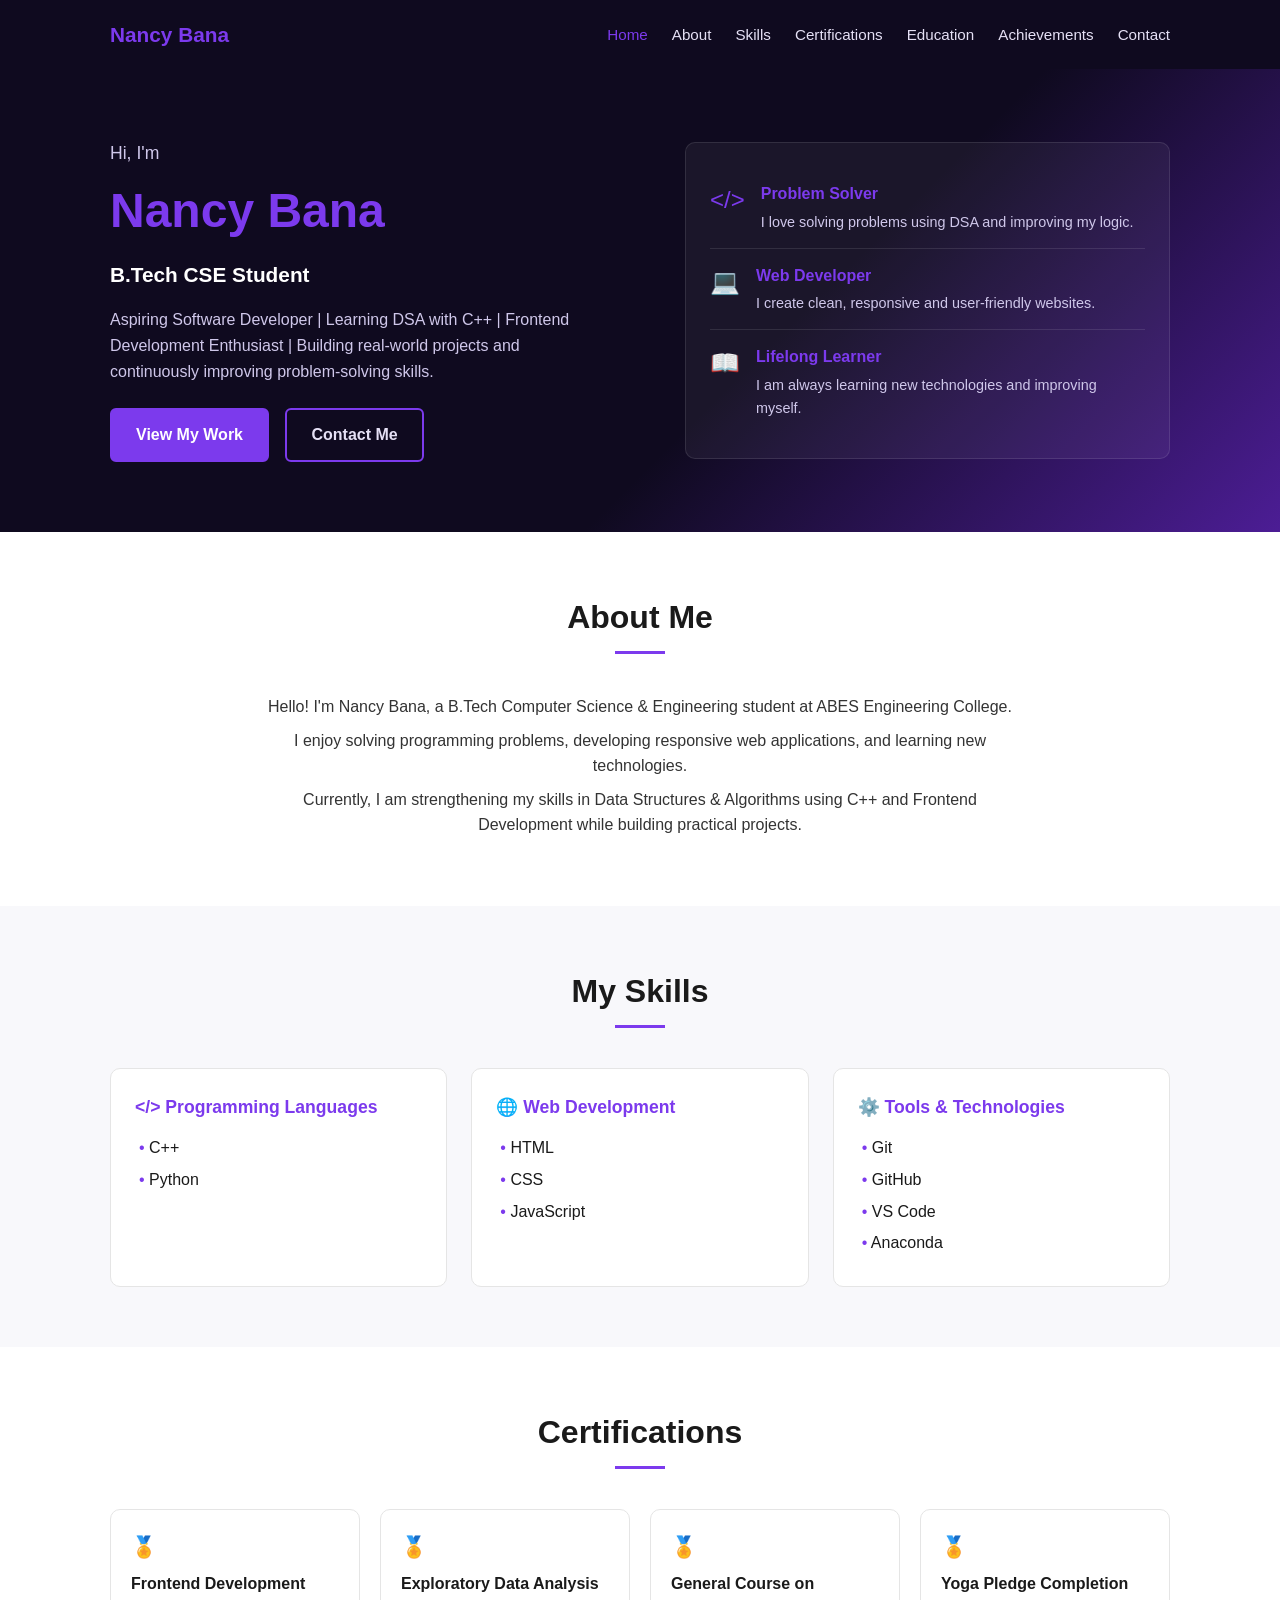
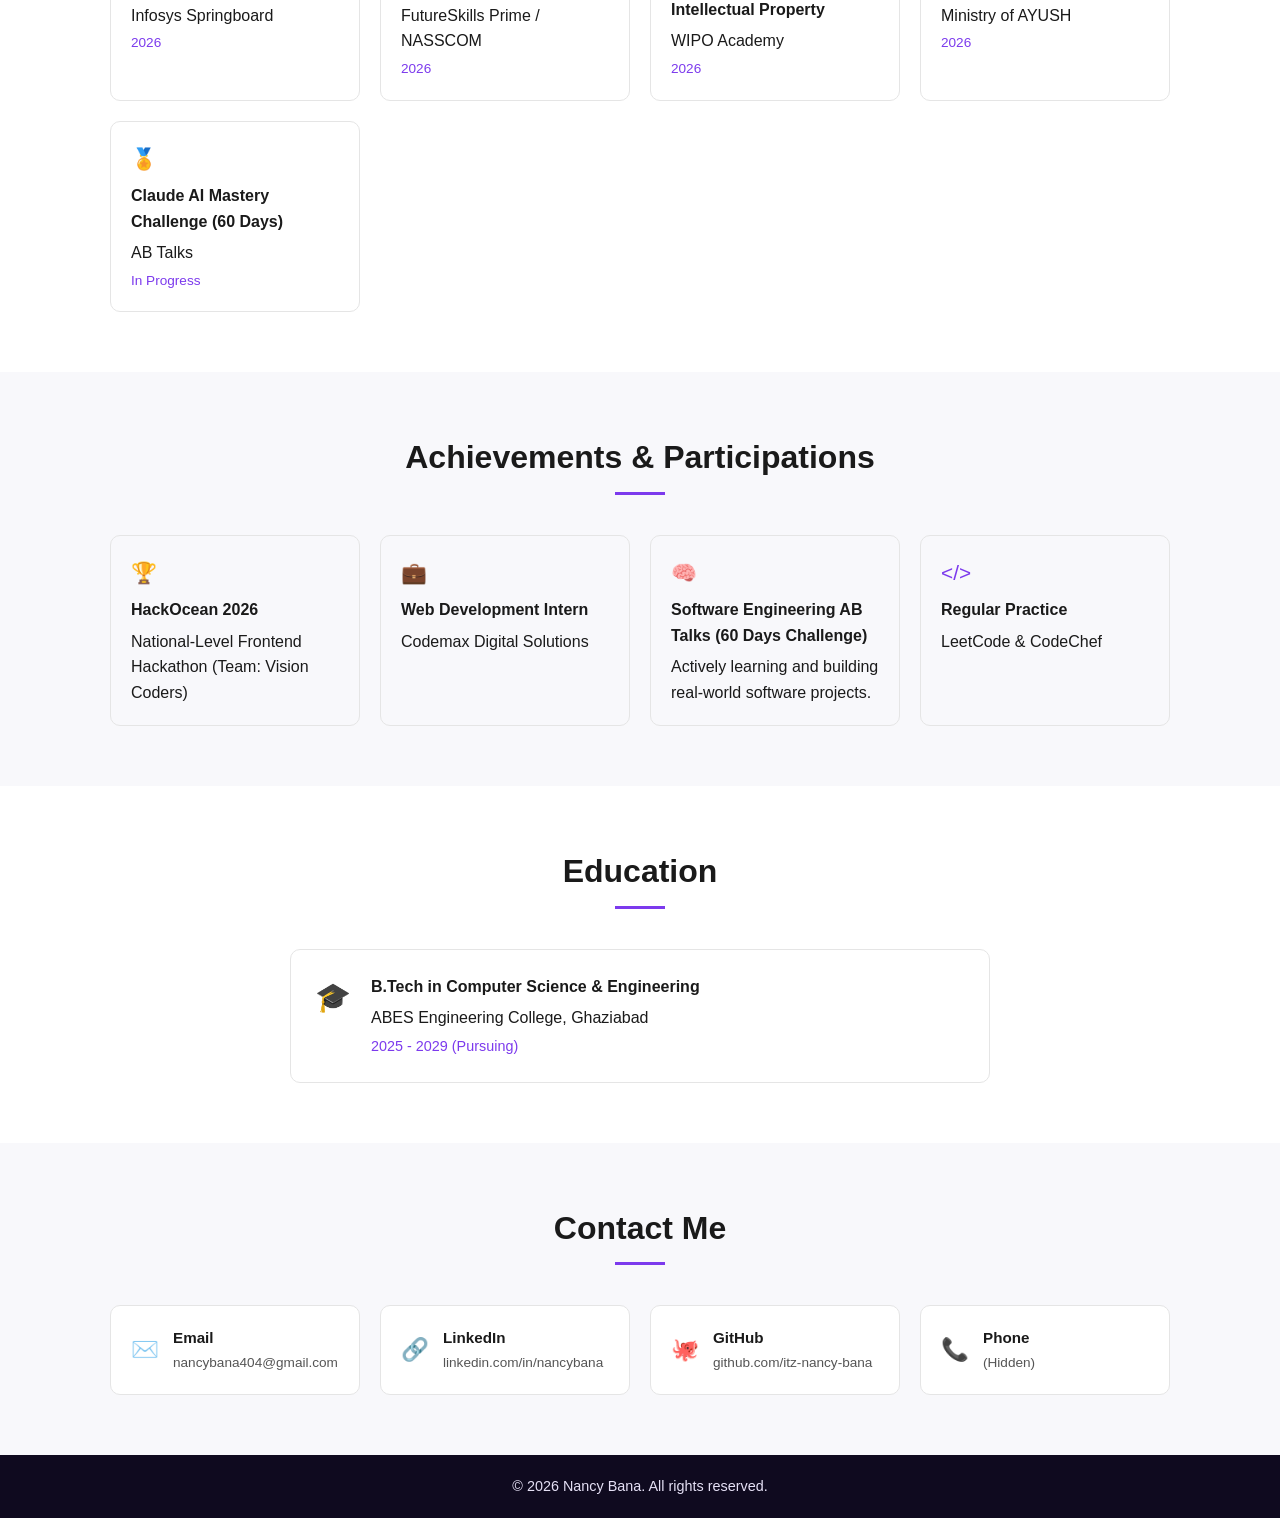
<file: index.htm>
<!DOCTYPE html>
<html lang="en">
<head>
<meta charset="UTF-8">
<meta name="viewport" content="width=device-width, initial-scale=1.0">
<title>Nancy Bana | Portfolio</title>
<link rel="stylesheet" href="style.css">
</head>
<body>

  <header>
    <nav>
      <div class="logo">Nancy Bana</div>
      <ul>
        <li><a href="#home" class="active">Home</a></li>
        <li><a href="#about">About</a></li>
        <li><a href="#skills">Skills</a></li>
        <li><a href="#certifications">Certifications</a></li>
        <li><a href="#education">Education</a></li>
        <li><a href="#achievements">Achievements</a></li>
        <li><a href="#contact">Contact</a></li>
      </ul>
    </nav>
  </header>

  <section class="hero" id="home">
    <div class="container">
      <div class="hero-text">
        <p class="greeting">Hi, I'm</p>
        <h1>Nancy Bana</h1>
        <h3>B.Tech CSE Student</h3>
        <p class="desc">
          Aspiring Software Developer | Learning DSA with C++ |
          Frontend Development Enthusiast | Building real-world
          projects and continuously improving problem-solving skills.
        </p>
        <a href="#skills" class="btn btn-primary">View My Work</a>
        <a href="#contact" class="btn btn-outline">Contact Me</a>
      </div>

      <div class="hero-cards">
        <div class="hero-card">
          <div class="icon">&lt;/&gt;</div>
          <div>
            <h4>Problem Solver</h4>
            <p>I love solving problems using DSA and improving my logic.</p>
          </div>
        </div>
        <div class="hero-card">
          <div class="icon">💻</div>
          <div>
            <h4>Web Developer</h4>
            <p>I create clean, responsive and user-friendly websites.</p>
          </div>
        </div>
        <div class="hero-card">
          <div class="icon">📖</div>
          <div>
            <h4>Lifelong Learner</h4>
            <p>I am always learning new technologies and improving myself.</p>
          </div>
        </div>
      </div>
    </div>
  </section>

  <section class="about" id="about">
    <div class="container">
      <h2 class="section-title">About Me</h2>
      <div class="underline"></div>
      <p>Hello! I'm Nancy Bana, a B.Tech Computer Science & Engineering student at ABES Engineering College.</p>
      <p>I enjoy solving programming problems, developing responsive web applications, and learning new technologies.</p>
      <p>Currently, I am strengthening my skills in Data Structures & Algorithms using C++ and Frontend Development while building practical projects.</p>
    </div>
  </section>

  <section class="skills" id="skills">
    <div class="container">
      <h2 class="section-title">My Skills</h2>
      <div class="underline"></div>

      <div class="card-grid">
        <div class="card">
          <h3>&lt;/&gt; Programming Languages</h3>
          <ul>
            <li>C++</li>
            <li>Python</li>
          </ul>
        </div>

        <div class="card">
          <h3>🌐 Web Development</h3>
          <ul>
            <li>HTML</li>
            <li>CSS</li>
            <li>JavaScript</li>
          </ul>
        </div>

        <div class="card">
          <h3>⚙️ Tools & Technologies</h3>
          <ul>
            <li>Git</li>
            <li>GitHub</li>
            <li>VS Code</li>
            <li>Anaconda</li>
          </ul>
        </div>
      </div>
    </div>
  </section>

  <section class="certifications" id="certifications">
    <div class="container">
      <h2 class="section-title">Certifications</h2>
      <div class="underline"></div>

      <div class="cert-grid">
        <div class="cert-card">
          <div class="icon">🏅</div>
          <h4>Frontend Development</h4>
          <p>Infosys Springboard</p>
          <p class="year">2026</p>
        </div>

        <div class="cert-card">
          <div class="icon">🏅</div>
          <h4>Exploratory Data Analysis</h4>
          <p>FutureSkills Prime / NASSCOM</p>
          <p class="year">2026</p>
        </div>

        <div class="cert-card">
          <div class="icon">🏅</div>
          <h4>General Course on Intellectual Property</h4>
          <p>WIPO Academy</p>
          <p class="year">2026</p>
        </div>

        <div class="cert-card">
          <div class="icon">🏅</div>
          <h4>Yoga Pledge Completion</h4>
          <p>Ministry of AYUSH</p>
          <p class="year">2026</p>
        </div>

        <div class="cert-card">
          <div class="icon">🏅</div>
          <h4>Claude AI Mastery Challenge (60 Days)</h4>
          <p>AB Talks</p>
          <p class="year">In Progress</p>
        </div>
      </div>
    </div>
  </section>

  <section class="achievements" id="achievements">
    <div class="container">
      <h2 class="section-title">Achievements & Participations</h2>
      <div class="underline"></div>

      <div class="cert-grid">
        <div class="cert-card">
          <div class="icon">🏆</div>
          <h4>HackOcean 2026</h4>
          <p>National-Level Frontend Hackathon (Team: Vision Coders)</p>
        </div>

        <div class="cert-card">
          <div class="icon">💼</div>
          <h4>Web Development Intern</h4>
          <p>Codemax Digital Solutions</p>
        </div>

        <div class="cert-card">
          <div class="icon">🧠</div>
          <h4>Software Engineering AB Talks (60 Days Challenge)</h4>
          <p>Actively learning and building real-world software projects.</p>
        </div>

        <div class="cert-card">
          <div class="icon">&lt;/&gt;</div>
          <h4>Regular Practice</h4>
          <p>LeetCode & CodeChef</p>
        </div>
      </div>
    </div>
  </section>

  <section class="education" id="education">
    <div class="container">
      <h2 class="section-title">Education</h2>
      <div class="underline"></div>

      <div class="edu-card">
        <div class="icon">🎓</div>
        <div>
          <h4>B.Tech in Computer Science & Engineering</h4>
          <p>ABES Engineering College, Ghaziabad</p>
          <p class="year">2025 - 2029 (Pursuing)</p>
        </div>
      </div>
    </div>
  </section>

  <section class="contact" id="contact">
    <div class="container">
      <h2 class="section-title">Contact Me</h2>
      <div class="underline"></div>

      <div class="contact-grid">
        <div class="contact-card">
          <div class="icon">✉️</div>
          <div>
            <h4>Email</h4>
            <p>nancybana404@gmail.com</p>
          </div>
        </div>

        <div class="contact-card">
          <div class="icon">🔗</div>
          <div>
            <h4>LinkedIn</h4>
            <p>linkedin.com/in/nancybana</p>
          </div>
        </div>

        <div class="contact-card">
          <div class="icon">🐙</div>
          <div>
            <h4>GitHub</h4>
            <p>github.com/itz-nancy-bana</p>
          </div>
        </div>

        <div class="contact-card">
          <div class="icon">📞</div>
          <div>
            <h4>Phone</h4>
            <p>(Hidden)</p>
          </div>
        </div>
      </div>
    </div>
  </section>

  <footer>
    <p>&copy; 2026 Nancy Bana. All rights reserved.</p>
  </footer>

</body>
</html>
</file>
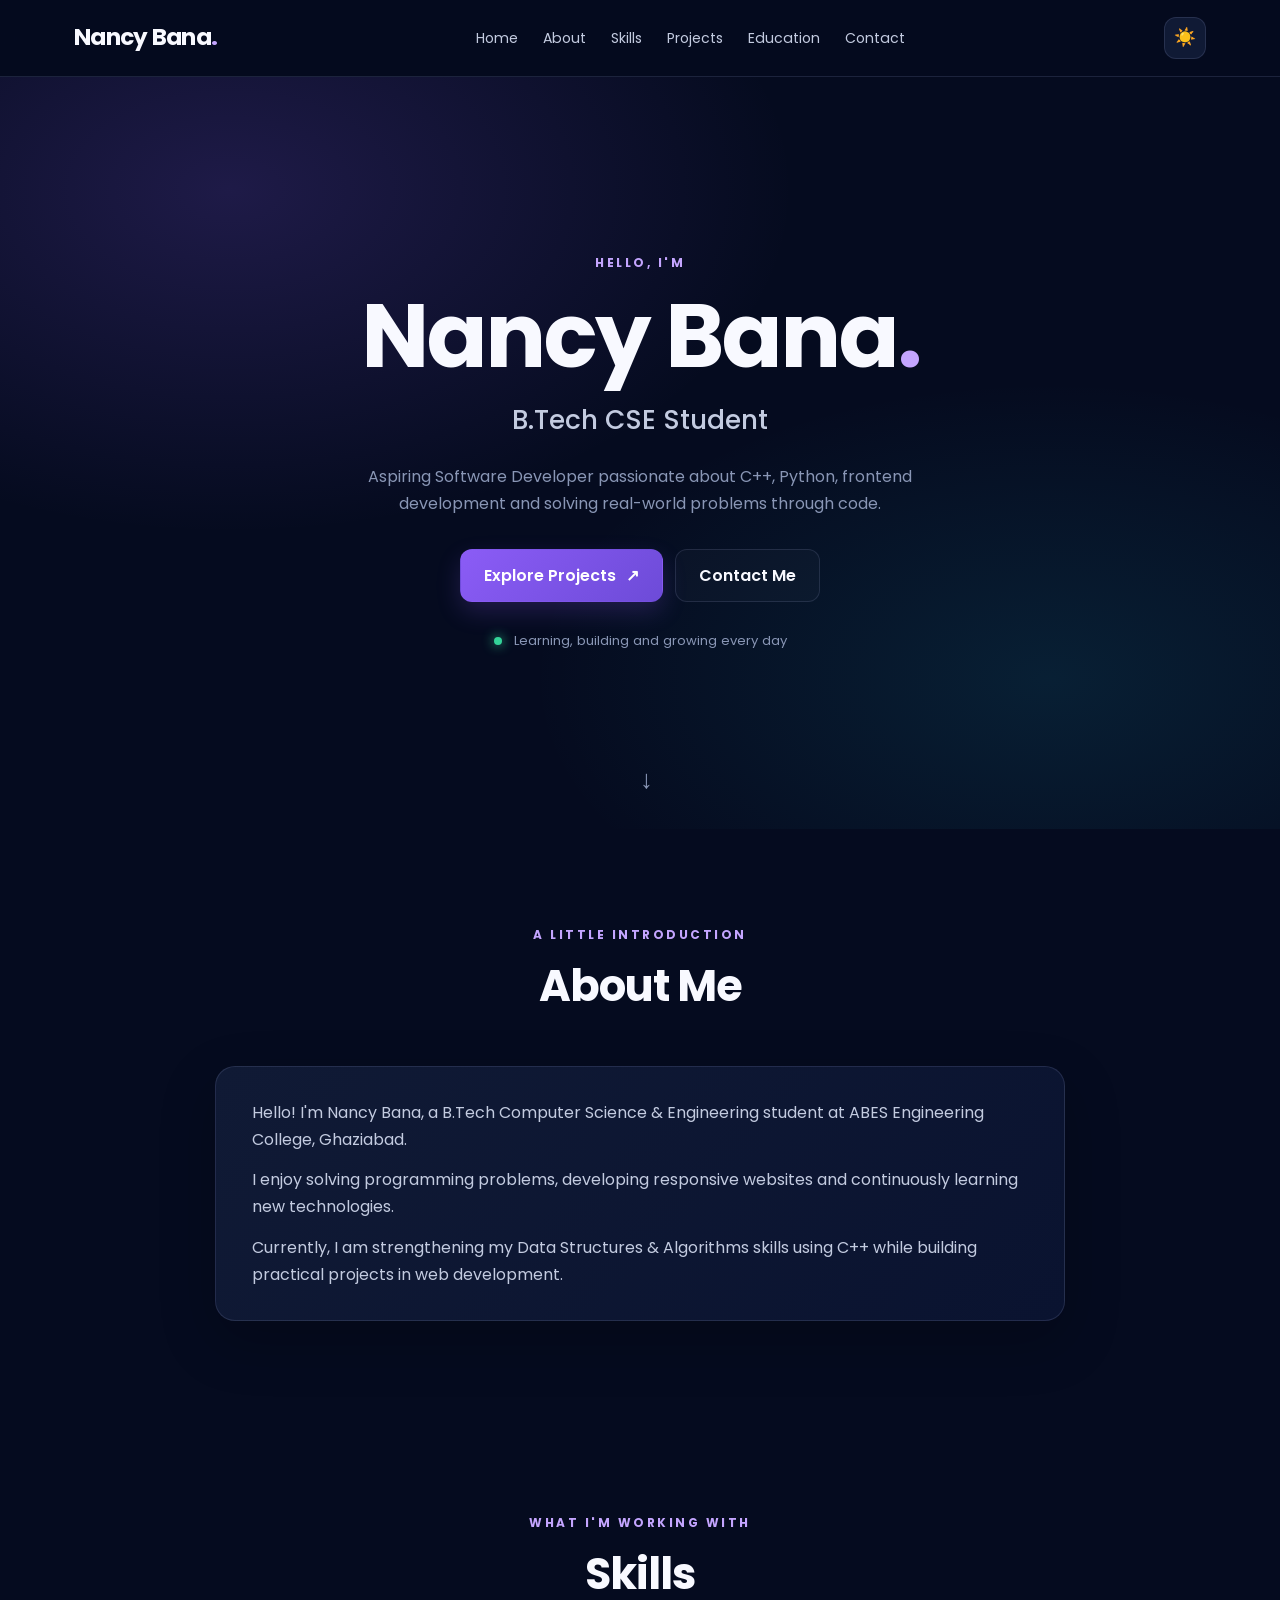
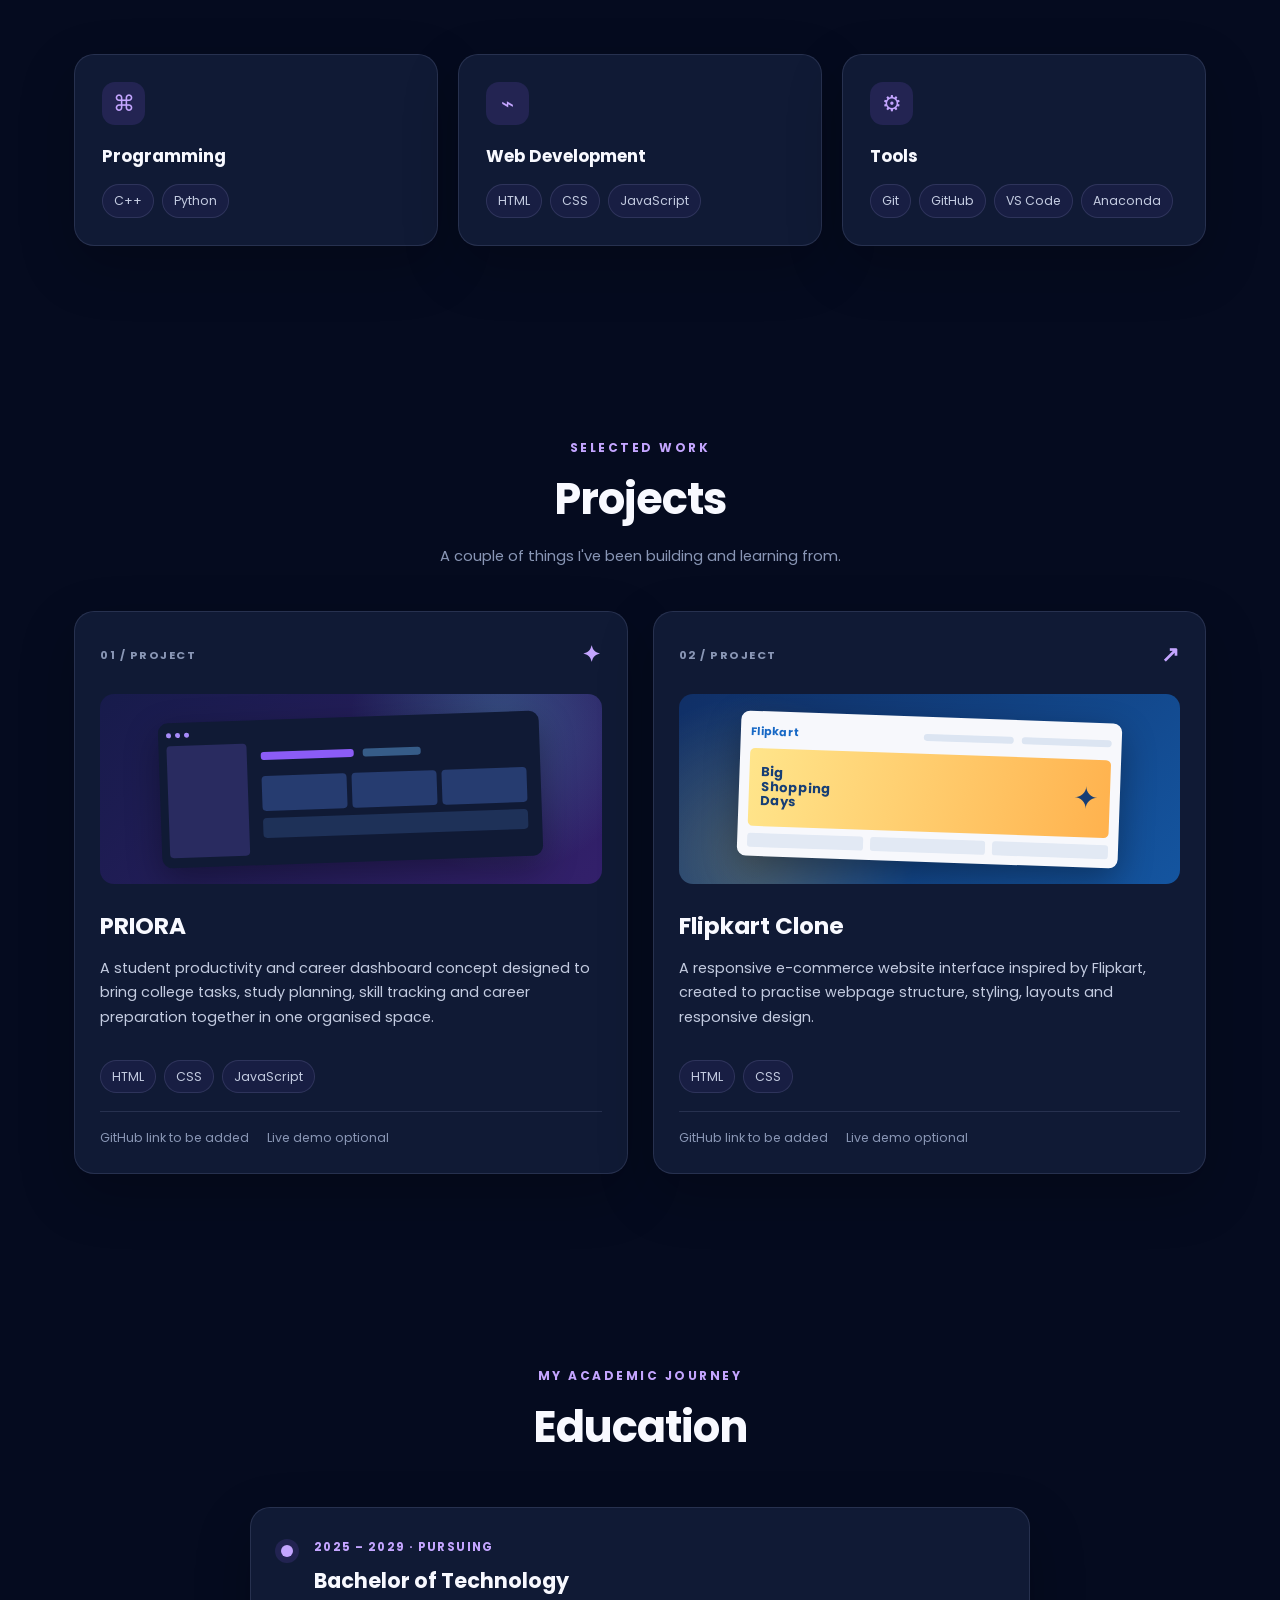
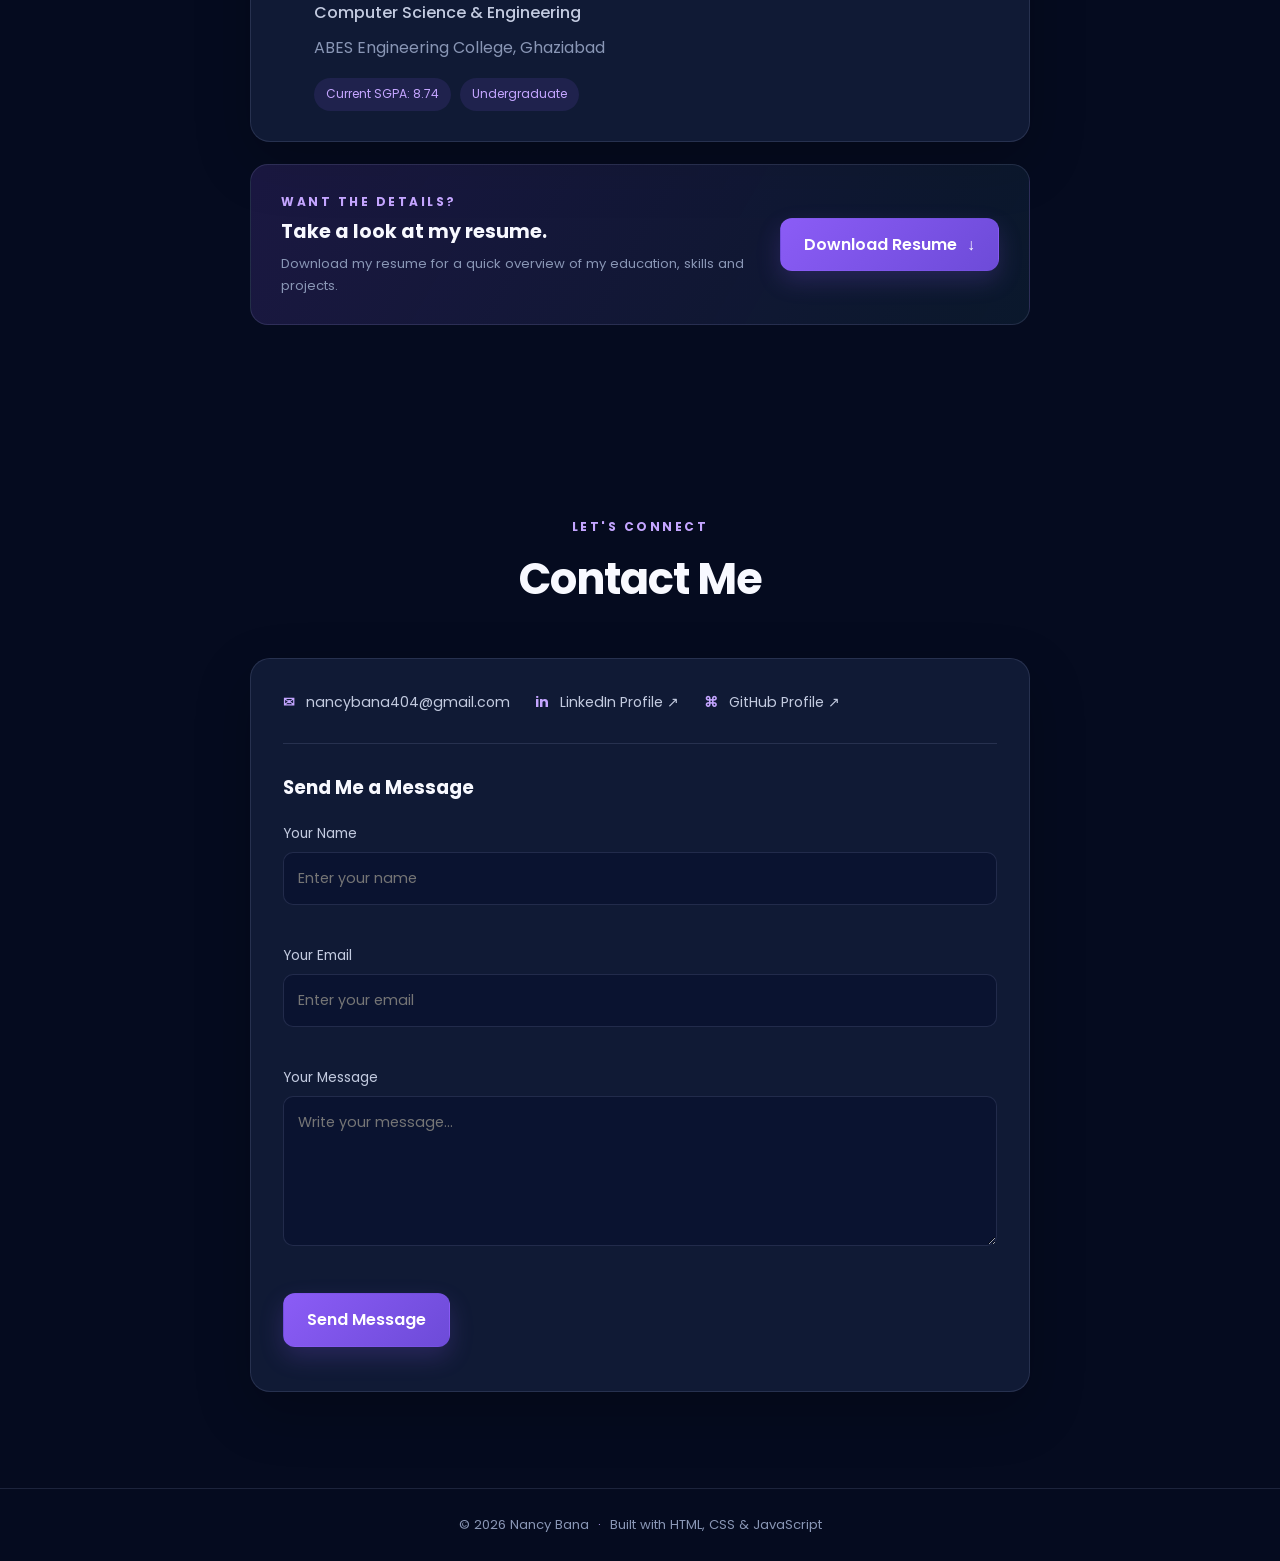
<file: module 4/index.html>
<!DOCTYPE html>
<html lang="en">
<head>
    <meta charset="UTF-8">
    <meta name="viewport" content="width=device-width, initial-scale=1.0">
    <meta name="theme-color" content="#050b1f">
    <meta name="description" content="Nancy Bana | B.Tech CSE Student and aspiring software developer">
    <title>Nancy Bana | Portfolio</title>

    <link rel="preconnect" href="https://fonts.googleapis.com">
    <link rel="preconnect" href="https://fonts.gstatic.com" crossorigin>
    <link href="https://fonts.googleapis.com/css2?family=Poppins:wght@300;400;500;600;700;800&display=swap" rel="stylesheet">

    <link rel="stylesheet" href="style1.css">
    <script src="script.js" defer></script>
</head>

<body>

    <header class="site-header">
        <nav class="navbar" aria-label="Main navigation">

            <a href="#hero" class="logo">Nancy Bana<span>.</span></a>

            <button class="menu-toggle" id="menu-toggle"
                    aria-label="Open navigation menu"
                    aria-expanded="false"
                    aria-controls="nav-links">
                <span></span>
                <span></span>
                <span></span>
            </button>

            <ul id="nav-links">
                <li><a href="#hero">Home</a></li>
                <li><a href="#about">About</a></li>
                <li><a href="#skills">Skills</a></li>
                <li><a href="#projects">Projects</a></li>
                <li><a href="#education">Education</a></li>
                <li><a href="#contact">Contact</a></li>
            </ul>

            <button id="theme-toggle" class="theme-toggle"
                    aria-label="Switch to light mode"
                    title="Toggle theme">☀️</button>

        </nav>
    </header>

    <main>

        <section id="hero" class="hero reveal">

            <div class="hero-content">

                <p class="eyebrow">HELLO, I'M</p>

                <h1>Nancy Bana<span>.</span></h1>

                <h2 class="hero-role">B.Tech CSE Student</h2>

                <p class="hero-desc">
                    Aspiring Software Developer passionate about C++, Python,
                    frontend development and solving real-world problems through code.
                </p>

                <div class="hero-buttons">
                    <a href="#projects" class="btn primary-btn">
                        Explore Projects <span>↗</span>
                    </a>

                    <a href="#contact" class="btn secondary-btn">
                        Contact Me
                    </a>
                </div>

                <div class="hero-note">
                    <span class="status-dot"></span>
                    Learning, building and growing every day
                </div>

            </div>

            <a class="scroll-cue" href="#about" aria-label="Scroll to About section">↓</a>

        </section>

        <section id="about" class="section reveal">

            <div class="section-heading">
                <p class="section-kicker">A LITTLE INTRODUCTION</p>
                <h2>About Me</h2>
            </div>

            <div class="about-panel">

                <p>
                    Hello! I'm Nancy Bana, a B.Tech Computer Science & Engineering
                    student at ABES Engineering College, Ghaziabad.
                </p>

                <p>
                    I enjoy solving programming problems, developing responsive
                    websites and continuously learning new technologies.
                </p>

                <p>
                    Currently, I am strengthening my Data Structures & Algorithms
                    skills using C++ while building practical projects in web development.
                </p>

            </div>

        </section>

        <section id="skills" class="section reveal">

            <div class="section-heading">
                <p class="section-kicker">WHAT I'M WORKING WITH</p>
                <h2>Skills</h2>
            </div>

            <div class="skills-grid">

                <article class="skill-card">
                    <div class="card-icon">⌘</div>
                    <h3>Programming</h3>

                    <div class="skill-tags">
                        <span>C++</span>
                        <span>Python</span>
                    </div>
                </article>

                <article class="skill-card">
                    <div class="card-icon">⌁</div>
                    <h3>Web Development</h3>

                    <div class="skill-tags">
                        <span>HTML</span>
                        <span>CSS</span>
                        <span>JavaScript</span>
                    </div>
                </article>

                <article class="skill-card">
                    <div class="card-icon">⚙</div>
                    <h3>Tools</h3>

                    <div class="skill-tags">
                        <span>Git</span>
                        <span>GitHub</span>
                        <span>VS Code</span>
                        <span>Anaconda</span>
                    </div>
                </article>

            </div>

        </section>

        <section id="projects" class="section reveal">

            <div class="section-heading">
                <p class="section-kicker">SELECTED WORK</p>
                <h2>Projects</h2>
                <p class="section-subtitle">
                    A couple of things I've been building and learning from.
                </p>
            </div>

            <div class="project-grid">

                <article class="project-card project-priora">

                    <div class="project-topline">
                        <span class="project-number">01 / PROJECT</span>
                        <span class="project-symbol">✦</span>
                    </div>

                    <div class="project-art priora-art" aria-hidden="true">

                        <div class="mini-window">

                            <div class="mini-window-bar">
                                <i></i>
                                <i></i>
                                <i></i>
                            </div>

                            <div class="mini-dashboard">

                                <div class="mini-sidebar"></div>

                                <div class="mini-content">
                                    <b></b>
                                    <b></b>

                                    <div class="mini-blocks">
                                        <i></i>
                                        <i></i>
                                        <i></i>
                                    </div>

                                    <div class="mini-line"></div>
                                </div>

                            </div>

                        </div>

                    </div>

                    <h3>PRIORA</h3>

                    <p class="project-description">
                        A student productivity and career dashboard concept designed
                        to bring college tasks, study planning, skill tracking and career
                        preparation together in one organised space.
                    </p>

                    <div class="project-tags">
                        <span>HTML</span>
                        <span>CSS</span>
                        <span>JavaScript</span>
                    </div>

                    <div class="project-links">
                        <span class="coming-soon">GitHub link to be added</span>
                        <span class="coming-soon">Live demo optional</span>
                    </div>

                </article>

                <article class="project-card project-flipkart">

                    <div class="project-topline">
                        <span class="project-number">02 / PROJECT</span>
                        <span class="project-symbol">↗</span>
                    </div>

                    <div class="project-art flipkart-art" aria-hidden="true">

                        <div class="shop-preview">

                            <div class="shop-nav">
                                <strong>Flipkart</strong>
                                <i></i>
                                <i></i>
                            </div>

                            <div class="shop-banner">
                                <b>Big<br>Shopping<br>Days</b>
                                <span>✦</span>
                            </div>

                            <div class="shop-products">
                                <i></i>
                                <i></i>
                                <i></i>
                            </div>

                        </div>

                    </div>

                    <h3>Flipkart Clone</h3>

                    <p class="project-description">
                        A responsive e-commerce website interface inspired by Flipkart,
                        created to practise webpage structure, styling, layouts and
                        responsive design.
                    </p>

                    <div class="project-tags">
                        <span>HTML</span>
                        <span>CSS</span>
                    </div>

                    <div class="project-links">
                        <span class="coming-soon">GitHub link to be added</span>
                        <span class="coming-soon">Live demo optional</span>
                    </div>

                </article>

            </div>

        </section>

        <section id="education" class="section reveal">

            <div class="section-heading">
                <p class="section-kicker">MY ACADEMIC JOURNEY</p>
                <h2>Education</h2>
            </div>

            <article class="edu-card">

                <div class="edu-marker">
                    <span></span>
                </div>

                <div class="edu-content">

                    <p class="edu-period">2025 – 2029 · PURSUING</p>

                    <h3>Bachelor of Technology</h3>

                    <h4>Computer Science & Engineering</h4>

                    <p>ABES Engineering College, Ghaziabad</p>

                    <div class="edu-meta">
                        <span>Current SGPA: 8.74</span>
                        <span>Undergraduate</span>
                    </div>

                </div>

            </article>


       
            <div class="resume-panel">

                <div>
                    <p class="section-kicker">WANT THE DETAILS?</p>

                    <h3>Take a look at my resume.</h3>

                    <p class="resume-note">
                        Download my resume for a quick overview of my education,
                        skills and projects.
                    </p>
                </div>

                <a class="btn primary-btn resume-btn"
                   href="resume.pdf" download>
                    Download Resume <span>↓</span>
                </a>

            </div>

        </section>

        <section id="contact" class="section reveal">

            <div class="section-heading">
                <p class="section-kicker">LET'S CONNECT</p>
                <h2>Contact Me</h2>
            </div>

            <div class="contact-box">

                <div class="contact-links">

                    <a href="mailto:nancybana404@gmail.com">
                        <span>✉</span> nancybana404@gmail.com
                    </a>

                    <a href="https://www.linkedin.com/in/nancybana"
                       target="_blank"
                       rel="noopener noreferrer">
                        <span>in</span> LinkedIn Profile ↗
                    </a>

                    <a href="https://github.com/itz_nancy_bana"
                       target="_blank"
                       rel="noopener noreferrer">
                        <span>⌘</span> GitHub Profile ↗
                    </a>

                </div>

                <div class="form-divider"></div>

                <h3>Send Me a Message</h3>

                <form id="contact-form" novalidate>

                    <div class="form-group">
                        <label for="name">Your Name</label>

                        <input type="text"
                               id="name"
                               placeholder="Enter your name"
                               required>

                        <small class="error-message" id="name-error"></small>
                    </div>

                    <div class="form-group">
                        <label for="email">Your Email</label>

                        <input type="email"
                               id="email"
                               placeholder="Enter your email"
                               required>

                        <small class="error-message" id="email-error"></small>
                    </div>

                    <div class="form-group">
                        <label for="message">Your Message</label>

                        <textarea id="message"
                                  rows="5"
                                  placeholder="Write your message..."
                                  required></textarea>

                        <small class="error-message" id="message-error"></small>
                    </div>

                    <button type="submit" class="btn primary-btn submit-btn">
                        Send Message
                    </button>

                    <p id="form-success" role="status" aria-live="polite"></p>

                </form>

            </div>

        </section>

    </main>


    <footer>
        <p>© 2026 Nancy Bana <span>·</span> Built with HTML, CSS & JavaScript</p>
    </footer>

    <button id="back-to-top"
            aria-label="Back to top"
            title="Back to top">↑</button>

</body>
</html>
</file>
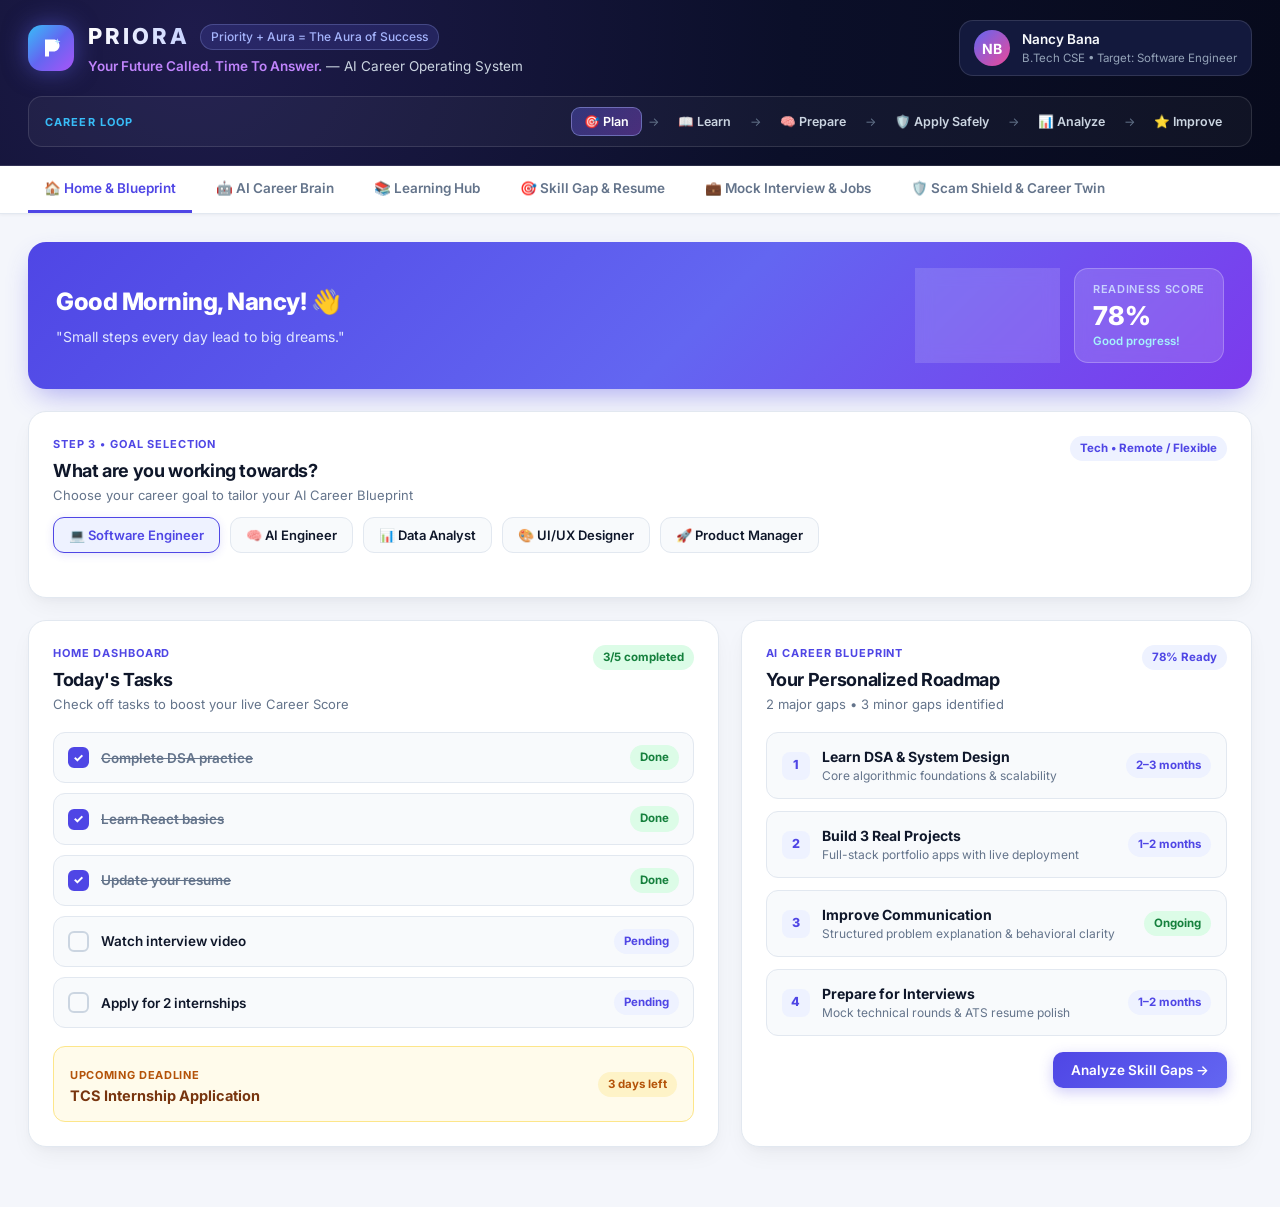
<file: PRIORA/PRIORA/index.html>
<!DOCTYPE html>
<html lang="en">
<head>
  <meta charset="UTF-8">
  <meta name="viewport" content="width=device-width, initial-scale=1.0">
  <title>PRIORA — Priority + Aura = The Aura of Success</title>
  <link rel="preconnect" href="https://fonts.googleapis.com">
  <link rel="preconnect" href="https://fonts.gstatic.com" crossorigin>
  <link href="https://fonts.googleapis.com/css2?family=Inter:wght@400;500;600;700;800&display=swap" rel="stylesheet">
  <style>
    /* ==========================================================================
       1. DESIGN TOKENS & THEME VARIABLES
       ========================================================================== */
    :root {
      --bg: #f4f6fb;
      --surface: #ffffff;
      --surface-subtle: #f8fafc;
      --navy-dark: #0b0f29;
      --navy-card: #13193d;
      --navy-border: rgba(255, 255, 255, 0.12);
      --text: #0f172a;
      --text-muted: #64748b;
      --border: #e2e8f0;
      --primary: #4f46e5;
      --primary-light: #6366f1;
      --primary-hover: #4338ca;
      --primary-soft: #eef2ff;
      --accent-cyan: #38bdf8;
      --accent-purple: #a855f7;
      --success-bg: #dcfce7;
      --success-text: #15803d;
      --warning-bg: #fef3c7;
      --warning-text: #b45309;
      --danger-bg: #fee2e2;
      --danger-text: #b91c1c;
      --shadow-sm: 0 1px 3px rgba(15, 23, 42, 0.05);
      --shadow-md: 0 10px 25px -5px rgba(15, 23, 42, 0.06), 0 4px 10px -3px rgba(15, 23, 42, 0.03);
      --radius-md: 12px;
      --radius-lg: 18px;
    }

    * {
      margin: 0;
      padding: 0;
      box-sizing: border-box;
    }

    body {
      font-family: 'Inter', -apple-system, BlinkMacSystemFont, sans-serif;
      background-color: var(--bg);
      color: var(--text);
      line-height: 1.5;
      -webkit-font-smoothing: antialiased;
    }

    button {
      font-family: inherit;
      cursor: pointer;
    }

    /* ==========================================================================
       2. DARK NAVY BRAND HEADER & CAREER LOOP
       ========================================================================== */
    .brand-header {
      background: radial-gradient(circle at 15% 20%, #1e1b4b 0%, #0b0f29 55%, #070a1c 100%);
      color: #ffffff;
      border-bottom: 1px solid var(--navy-border);
    }

    .header-inner {
      max-width: 1280px;
      margin: 0 auto;
      padding: 20px 28px 18px;
    }

    .header-top {
      display: flex;
      justify-content: space-between;
      align-items: center;
      flex-wrap: wrap;
      gap: 20px;
      margin-bottom: 20px;
    }

    .brand-lockup {
      display: flex;
      align-items: center;
      gap: 14px;
    }

    .priora-logo-box {
      width: 46px;
      height: 46px;
      border-radius: 14px;
      background: linear-gradient(135deg, #38bdf8 0%, #6366f1 50%, #a855f7 100%);
      display: flex;
      align-items: center;
      justify-content: center;
      box-shadow: 0 0 24px rgba(99, 102, 241, 0.5);
      flex-shrink: 0;
    }

    .brand-title-row {
      display: flex;
      align-items: center;
      gap: 10px;
      flex-wrap: wrap;
    }

    .brand-name {
      font-size: 22px;
      font-weight: 800;
      letter-spacing: 0.14em;
      background: linear-gradient(90deg, #ffffff 0%, #c7d2fe 100%);
      -webkit-background-clip: text;
      -webkit-text-fill-color: transparent;
    }

    .brand-formula {
      font-size: 12px;
      font-weight: 500;
      color: #a5b4fc;
      background: rgba(99, 102, 241, 0.18);
      border: 1px solid rgba(165, 180, 252, 0.25);
      padding: 3px 10px;
      border-radius: 99px;
    }

    .brand-tagline {
      font-size: 13.5px;
      color: #cbd5e1;
      margin-top: 3px;
    }

    .brand-tagline strong {
      color: #c084fc;
      font-weight: 600;
    }

    .student-badge {
      display: flex;
      align-items: center;
      gap: 12px;
      background: var(--navy-card);
      border: 1px solid var(--navy-border);
      padding: 8px 14px;
      border-radius: 14px;
    }

    .student-avatar {
      width: 36px;
      height: 36px;
      border-radius: 50%;
      background: linear-gradient(135deg, #6366f1, #ec4899);
      display: flex;
      align-items: center;
      justify-content: center;
      font-weight: 700;
      font-size: 14px;
      color: #fff;
    }

    .student-meta h4 {
      font-size: 13.5px;
      font-weight: 600;
      color: #f8fafc;
    }

    .student-meta p {
      font-size: 11.5px;
      color: #94a3b8;
    }

    /* Interactive 6-Step Career Loop Bar */
    .career-loop-wrapper {
      background: rgba(255, 255, 255, 0.04);
      border: 1px solid var(--navy-border);
      border-radius: 14px;
      padding: 10px 16px;
      display: flex;
      align-items: center;
      justify-content: space-between;
      flex-wrap: wrap;
      gap: 12px;
    }

    .loop-title {
      font-size: 11px;
      font-weight: 700;
      text-transform: uppercase;
      letter-spacing: 0.1em;
      color: #38bdf8;
    }

    .loop-steps {
      display: flex;
      align-items: center;
      flex-wrap: wrap;
      gap: 6px;
    }

    .loop-btn {
      background: transparent;
      border: 1px solid transparent;
      color: #cbd5e1;
      font-size: 12.5px;
      font-weight: 600;
      padding: 6px 12px;
      border-radius: 9px;
      display: inline-flex;
      align-items: center;
      gap: 6px;
      transition: all 0.2s;
    }

    .loop-btn:hover {
      background: rgba(255, 255, 255, 0.08);
      color: #ffffff;
    }

    .loop-btn.active {
      background: linear-gradient(135deg, rgba(99, 102, 241, 0.35), rgba(168, 85, 247, 0.35));
      border-color: rgba(165, 180, 252, 0.45);
      color: #ffffff;
    }

    .loop-arrow {
      color: #64748b;
      font-size: 12px;
    }

    /* ==========================================================================
       3. MULTI-VIEW NAVIGATION TABS
       ========================================================================== */
    .nav-tabs-bar {
      background: var(--surface);
      border-bottom: 1px solid var(--border);
      position: sticky;
      top: 0;
      z-index: 30;
      box-shadow: var(--shadow-sm);
    }

    .nav-tabs-inner {
      max-width: 1280px;
      margin: 0 auto;
      padding: 0 28px;
      display: flex;
      gap: 8px;
      overflow-x: auto;
      scrollbar-width: none;
    }

    .nav-tabs-inner::-webkit-scrollbar {
      display: none;
    }

    .tab-btn {
      background: transparent;
      border: none;
      border-bottom: 3px solid transparent;
      padding: 14px 16px;
      font-size: 13.5px;
      font-weight: 600;
      color: var(--text-muted);
      white-space: nowrap;
      display: inline-flex;
      align-items: center;
      gap: 8px;
      transition: all 0.2s;
    }

    .tab-btn:hover {
      color: var(--primary);
    }

    .tab-btn.active {
      color: var(--primary);
      border-bottom-color: var(--primary);
    }

    /* ==========================================================================
       4. WORKSPACE LAYOUT & CARDS
       ========================================================================== */
    .workspace {
      max-width: 1280px;
      margin: 0 auto;
      padding: 28px 28px 60px;
    }

    .view-section {
      display: none;
      animation: fadeUp 0.25s ease;
    }

    .view-section.active {
      display: block;
    }

    @keyframes fadeUp {
      from { opacity: 0; transform: translateY(6px); }
      to { opacity: 1; transform: translateY(0); }
    }

    .grid-2 {
      display: grid;
      grid-template-columns: repeat(2, 1fr);
      gap: 22px;
    }

    .grid-main-side {
      display: grid;
      grid-template-columns: 1.35fr 1fr;
      gap: 22px;
    }

    .card {
      background: var(--surface);
      border: 1px solid var(--border);
      border-radius: var(--radius-lg);
      padding: 24px;
      box-shadow: var(--shadow-md);
    }

    .card-header {
      display: flex;
      justify-content: space-between;
      align-items: flex-start;
      gap: 12px;
      margin-bottom: 18px;
    }

    .kicker {
      font-size: 11px;
      font-weight: 700;
      letter-spacing: 0.08em;
      text-transform: uppercase;
      color: var(--primary);
      margin-bottom: 4px;
    }

    .card-title {
      font-size: 18px;
      font-weight: 700;
      letter-spacing: -0.02em;
    }

    .card-sub {
      font-size: 13px;
      color: var(--text-muted);
      margin-top: 2px;
    }

    .badge {
      font-size: 11.5px;
      font-weight: 700;
      padding: 4px 10px;
      border-radius: 99px;
      white-space: nowrap;
    }

    .badge-indigo { background: var(--primary-soft); color: var(--primary); }
    .badge-green { background: var(--success-bg); color: var(--success-text); }
    .badge-amber { background: var(--warning-bg); color: var(--warning-text); }

    .btn-primary {
      background: linear-gradient(135deg, var(--primary) 0%, var(--primary-light) 100%);
      color: #ffffff;
      border: none;
      padding: 10px 18px;
      border-radius: 10px;
      font-size: 13.5px;
      font-weight: 600;
      box-shadow: 0 4px 14px rgba(79, 70, 229, 0.28);
      transition: all 0.2s;
    }

    .btn-primary:hover {
      transform: translateY(-1px);
      box-shadow: 0 6px 18px rgba(79, 70, 229, 0.36);
    }

    .btn-outline {
      background: var(--surface);
      color: var(--text);
      border: 1px solid var(--border);
      padding: 9px 16px;
      border-radius: 10px;
      font-size: 13px;
      font-weight: 600;
      transition: all 0.2s;
    }

    .btn-outline:hover {
      border-color: var(--primary);
      color: var(--primary);
    }

    /* ==========================================================================
       5. VIEW 1: HOME & AI CAREER BLUEPRINT STYLES
       ========================================================================== */
    .greeting-banner {
      background: linear-gradient(135deg, #4f46e5 0%, #6366f1 55%, #7c3aed 100%);
      color: #ffffff;
      border-radius: var(--radius-lg);
      padding: 26px 28px;
      display: flex;
      justify-content: space-between;
      align-items: center;
      flex-wrap: wrap;
      gap: 20px;
      margin-bottom: 22px;
      box-shadow: 0 12px 28px -8px rgba(79, 70, 229, 0.45);
    }

    .greeting-text h1 {
      font-size: 24px;
      font-weight: 800;
      letter-spacing: -0.02em;
      margin-bottom: 6px;
    }

    .greeting-text p {
      font-size: 14px;
      color: #e0e7ff;
    }

    .score-pills {
      display: flex;
      gap: 14px;
      flex-wrap: wrap;
    }

    .score-box {
      background: rgba(255, 255, 255, 0.14);
      backdrop-filter: blur(8px);
      border: 1px solid rgba(255, 255, 255, 0.24);
      border-radius: 14px;
      padding: 12px 18px;
      min-width: 145px;
    }

    .score-box-label {
      font-size: 11px;
      text-transform: uppercase;
      letter-spacing: 0.06em;
      color: #c7d2fe;
      font-weight: 600;
    }

    .score-box-val {
      font-size: 26px;
      font-weight: 800;
      line-height: 1.2;
      margin: 2px 0;
    }

    .score-box-val span {
      font-size: 14px;
      font-weight: 500;
      opacity: 0.85;
    }

    .score-box-sub {
      font-size: 11.5px;
      color: #a5f3fc;
      font-weight: 600;
    }

    /* Goal Selector Pills */
    .goal-pills {
      display: flex;
      flex-wrap: wrap;
      gap: 10px;
      margin-bottom: 20px;
    }

    .goal-pill {
      padding: 9px 15px;
      border-radius: 11px;
      border: 1px solid var(--border);
      background: var(--surface-subtle);
      color: var(--text);
      font-size: 13px;
      font-weight: 600;
      display: inline-flex;
      align-items: center;
      gap: 7px;
      transition: all 0.2s;
    }

    .goal-pill:hover {
      border-color: var(--primary-light);
    }

    .goal-pill.selected {
      background: var(--primary-soft);
      border-color: var(--primary);
      color: var(--primary);
      box-shadow: 0 2px 8px rgba(79, 70, 229, 0.14);
    }

    /* Today's Tasks */
    .task-list {
      display: flex;
      flex-direction: column;
      gap: 10px;
    }

    .task-item {
      display: flex;
      align-items: center;
      justify-content: space-between;
      padding: 12px 14px;
      border-radius: 12px;
      border: 1px solid var(--border);
      background: var(--surface-subtle);
      cursor: pointer;
      transition: all 0.15s;
      user-select: none;
    }

    .task-item:hover {
      border-color: var(--primary-light);
      background: #ffffff;
    }

    .task-left {
      display: flex;
      align-items: center;
      gap: 12px;
    }

    .task-check {
      width: 21px;
      height: 21px;
      border-radius: 6px;
      border: 2px solid #cbd5e1;
      display: flex;
      align-items: center;
      justify-content: center;
      color: transparent;
      font-size: 12px;
      font-weight: 800;
      transition: all 0.15s;
      flex-shrink: 0;
    }

    .task-item.done .task-check {
      background: var(--primary);
      border-color: var(--primary);
      color: #ffffff;
    }

    .task-item.done .task-title {
      text-decoration: line-through;
      color: var(--text-muted);
    }

    .task-title {
      font-size: 13.5px;
      font-weight: 600;
    }

    .deadline-box {
      margin-top: 18px;
      padding: 14px 16px;
      border-radius: 12px;
      background: #fffbeb;
      border: 1px solid #fde68a;
      display: flex;
      justify-content: space-between;
      align-items: center;
      gap: 10px;
    }

    /* Roadmap */
    .roadmap-list {
      display: flex;
      flex-direction: column;
      gap: 12px;
    }

    .roadmap-step {
      display: flex;
      align-items: center;
      justify-content: space-between;
      gap: 12px;
      padding: 13px 15px;
      border-radius: 12px;
      border: 1px solid var(--border);
      background: var(--surface-subtle);
    }

    .roadmap-left {
      display: flex;
      align-items: center;
      gap: 12px;
    }

    .step-num {
      width: 28px;
      height: 28px;
      border-radius: 8px;
      background: var(--primary-soft);
      color: var(--primary);
      font-size: 12.5px;
      font-weight: 800;
      display: flex;
      align-items: center;
      justify-content: center;
      flex-shrink: 0;
    }

    .roadmap-step h4 {
      font-size: 14px;
      font-weight: 700;
    }

    .roadmap-step p {
      font-size: 12px;
      color: var(--text-muted);
    }

    /* ==========================================================================
       6. VIEW 2: AI CAREER BRAIN (COPILOT CHAT)
       ========================================================================== */
    .copilot-shell {
      background: var(--navy-dark);
      color: #f8fafc;
      border-radius: var(--radius-lg);
      padding: 24px;
      display: flex;
      flex-direction: column;
      gap: 18px;
      box-shadow: var(--shadow-md);
    }

    .copilot-header {
      display: flex;
      align-items: center;
      justify-content: space-between;
      border-bottom: 1px solid var(--navy-border);
      padding-bottom: 14px;
    }

    .chat-messages {
      display: flex;
      flex-direction: column;
      gap: 12px;
      max-height: 340px;
      overflow-y: auto;
      padding-right: 4px;
    }

    .msg {
      max-width: 82%;
      padding: 12px 16px;
      border-radius: 14px;
      font-size: 13.5px;
      line-height: 1.55;
    }

    .msg-ai {
      background: var(--navy-card);
      border: 1px solid var(--navy-border);
      color: #e2e8f0;
      align-self: flex-start;
      border-bottom-left-radius: 4px;
    }

    .msg-user {
      background: linear-gradient(135deg, #4f46e5, #7c3aed);
      color: #ffffff;
      align-self: flex-end;
      border-bottom-right-radius: 4px;
    }

    .quick-prompts {
      display: flex;
      flex-wrap: wrap;
      gap: 8px;
    }

    .prompt-chip {
      background: rgba(99, 102, 241, 0.16);
      border: 1px solid rgba(165, 180, 252, 0.3);
      color: #c7d2fe;
      padding: 8px 13px;
      border-radius: 10px;
      font-size: 12.5px;
      font-weight: 600;
      transition: all 0.2s;
    }

    .prompt-chip:hover {
      background: rgba(99, 102, 241, 0.35);
      color: #ffffff;
    }

    .chat-input-row {
      display: flex;
      gap: 10px;
    }

    .chat-input-row input {
      flex: 1;
      background: var(--navy-card);
      border: 1px solid var(--navy-border);
      color: #ffffff;
      padding: 12px 14px;
      border-radius: 12px;
      font-size: 13.5px;
      outline: none;
    }

    .chat-input-row input:focus {
      border-color: var(--primary-light);
    }

    /* ==========================================================================
       7. VIEW 3: LEARNING HUB
       ========================================================================== */
    .progress-bar-bg {
      height: 10px;
      background: #e2e8f0;
      border-radius: 99px;
      overflow: hidden;
      margin: 10px 0 18px;
    }

    .progress-bar-fill {
      height: 100%;
      background: linear-gradient(90deg, var(--primary), var(--accent-purple));
      border-radius: 99px;
      transition: width 0.4s ease;
    }

    .module-row {
      display: flex;
      align-items: center;
      justify-content: space-between;
      padding: 14px 16px;
      border-radius: 12px;
      border: 1px solid var(--border);
      margin-bottom: 10px;
      background: var(--surface-subtle);
    }

    .course-card {
      border: 1px solid var(--border);
      border-radius: 14px;
      padding: 16px;
      margin-bottom: 12px;
      display: flex;
      justify-content: space-between;
      align-items: center;
      gap: 12px;
      background: var(--surface-subtle);
    }

    /* ==========================================================================
       8. VIEW 4: SKILL GAP & ATS RESUME BUILDER
       ========================================================================== */
    .radar-wrap {
      display: flex;
      flex-direction: column;
      align-items: center;
      margin: 8px 0 16px;
    }

    .insight-box {
      padding: 12px 14px;
      border-radius: 12px;
      margin-bottom: 10px;
      font-size: 13px;
    }

    .insight-strength {
      background: #f0fdf4;
      border: 1px solid #bbf7d0;
      color: #166534;
    }

    .insight-improve {
      background: #fff1f2;
      border: 1px solid #fecdd3;
      color: #9f1239;
    }

    .ats-ring-box {
      display: flex;
      align-items: center;
      gap: 18px;
      background: var(--surface-subtle);
      border: 1px solid var(--border);
      padding: 16px;
      border-radius: 14px;
      margin-bottom: 16px;
    }

    .ats-score-circle {
      width: 68px;
      height: 68px;
      border-radius: 50%;
      border: 5px solid var(--primary);
      display: flex;
      flex-direction: column;
      align-items: center;
      justify-content: center;
      font-weight: 800;
      font-size: 18px;
      color: var(--primary);
      flex-shrink: 0;
    }

    .ats-row {
      display: flex;
      justify-content: space-between;
      align-items: center;
      padding: 10px 0;
      border-bottom: 1px solid var(--border);
      font-size: 13.5px;
    }

    /* ==========================================================================
       9. VIEW 5: MOCK INTERVIEW & OPPORTUNITY HUB
       ========================================================================== */
    .segment-tabs {
      display: inline-flex;
      background: var(--surface-subtle);
      padding: 4px;
      border-radius: 10px;
      border: 1px solid var(--border);
      margin-bottom: 16px;
    }

    .segment-btn {
      border: none;
      background: transparent;
      padding: 6px 14px;
      border-radius: 7px;
      font-size: 12.5px;
      font-weight: 600;
      color: var(--text-muted);
    }

    .segment-btn.active {
      background: var(--primary);
      color: #ffffff;
    }

    .perf-row {
      margin-bottom: 12px;
    }

    .perf-top {
      display: flex;
      justify-content: space-between;
      font-size: 13px;
      font-weight: 600;
      margin-bottom: 4px;
    }

    .job-card {
      border: 1px solid var(--border);
      border-radius: 14px;
      padding: 15px 16px;
      margin-bottom: 12px;
      display: flex;
      justify-content: space-between;
      align-items: center;
      gap: 12px;
      transition: border-color 0.2s;
    }

    .job-card:hover {
      border-color: var(--primary);
    }

    .company-badge {
      width: 40px;
      height: 40px;
      border-radius: 10px;
      background: var(--primary-soft);
      color: var(--primary);
      font-weight: 800;
      display: flex;
      align-items: center;
      justify-content: center;
      flex-shrink: 0;
    }

    /* ==========================================================================
       10. VIEW 6: SCAM SHIELD, STUDENT 360 & CAREER TWIN
       ========================================================================== */
    .shield-hero {
      background: linear-gradient(135deg, #064e3b 0%, #065f46 100%);
      color: #ffffff;
      border-radius: 14px;
      padding: 18px;
      display: flex;
      align-items: center;
      justify-content: space-between;
      margin-bottom: 16px;
    }

    .check-row {
      display: flex;
      justify-content: space-between;
      align-items: center;
      padding: 11px 14px;
      border-radius: 10px;
      background: var(--surface-subtle);
      border: 1px solid var(--border);
      margin-bottom: 8px;
      font-size: 13.5px;
      font-weight: 500;
    }

    .s360-grid {
      display: grid;
      grid-template-columns: repeat(2, 1fr);
      gap: 10px;
      margin-top: 14px;
    }

    .s360-stat {
      background: var(--surface-subtle);
      border: 1px solid var(--border);
      border-radius: 12px;
      padding: 12px 14px;
    }

    .s360-stat span {
      font-size: 11.5px;
      color: var(--text-muted);
      display: block;
    }

    .s360-stat strong {
      font-size: 19px;
      font-weight: 800;
      color: var(--text);
    }

    .twin-card {
      background: radial-gradient(circle at top right, #312e81 0%, #0f172a 100%);
      color: #ffffff;
      border-radius: var(--radius-lg);
      padding: 24px;
      margin-top: 22px;
      box-shadow: var(--shadow-md);
    }

    .twin-compare {
      display: grid;
      grid-template-columns: repeat(3, 1fr);
      gap: 14px;
      margin: 18px 0;
    }

    .twin-metric {
      background: rgba(255, 255, 255, 0.07);
      border: 1px solid rgba(255, 255, 255, 0.14);
      border-radius: 12px;
      padding: 14px;
    }

    .twin-metric small {
      color: #a5b4fc;
      font-size: 11.5px;
      display: block;
      margin-bottom: 4px;
    }

    .twin-metric strong {
      font-size: 15px;
      color: #ffffff;
    }

    .quote-box {
      background: rgba(99, 102, 241, 0.2);
      border-left: 3px solid #38bdf8;
      padding: 12px 16px;
      border-radius: 8px;
      font-size: 13.5px;
      font-style: italic;
      color: #e0e7ff;
    }

    /* Toast Notification */
    .toast {
      position: fixed;
      bottom: 24px;
      right: 24px;
      background: var(--navy-dark);
      color: #ffffff;
      border: 1px solid rgba(255, 255, 255, 0.15);
      padding: 12px 18px;
      border-radius: 12px;
      font-size: 13.5px;
      font-weight: 600;
      box-shadow: 0 12px 30px rgba(0, 0, 0, 0.25);
      transform: translateY(100px);
      opacity: 0;
      transition: all 0.25s ease;
      z-index: 99;
    }

    .toast.show {
      transform: translateY(0);
      opacity: 1;
    }

    @media (max-width: 920px) {
      .grid-2, .grid-main-side {
        grid-template-columns: 1fr;
      }
      .twin-compare {
        grid-template-columns: 1fr;
      }
    }
  </style>
</head>
<body>

  <!-- ==================== 1. BRANDING & TOP HEADER ==================== -->
  <header class="brand-header">
    <div class="header-inner">
      <div class="header-top">
        <div class="brand-lockup">
          <div class="priora-logo-box" aria-hidden="true">
            <svg width="24" height="24" viewBox="0 0 24 24" fill="none">
              <path d="M6 3.5H14.5C17.8137 3.5 20.5 6.18629 20.5 9.5C20.5 12.8137 17.8137 15.5 14.5 15.5H10V20.5H6V3.5Z" fill="white"/>
              <path d="M18.5 2.5L19.3 4.7L21.5 5.5L19.3 6.3L18.5 8.5L17.7 6.3L15.5 5.5L17.7 4.7L18.5 2.5Z" fill="#BAE6FD"/>
            </svg>
          </div>
          <div>
            <div class="brand-title-row">
              <span class="brand-name">PRIORA</span>
              <span class="brand-formula">Priority + Aura = The Aura of Success</span>
            </div>
            <p class="brand-tagline"><strong>Your Future Called. Time To Answer.</strong> — AI Career Operating System</p>
          </div>
        </div>

        <div class="student-badge">
          <div class="student-avatar">NB</div>
          <div class="student-meta">
            <h4>Nancy Bana</h4>
            <p>B.Tech CSE • Target: <span id="headerTargetRole">Software Engineer</span></p>
          </div>
        </div>
      </div>

      <!-- Interactive 6-Step Career Loop Bar -->
      <div class="career-loop-wrapper">
        <span class="loop-title">Career Loop</span>
        <div class="loop-steps" id="careerLoopBar">
          <button class="loop-btn active" data-target="view-home" data-step="Plan">🎯 Plan</button>
          <span class="loop-arrow">→</span>
          <button class="loop-btn" data-target="view-learning" data-step="Learn">📖 Learn</button>
          <span class="loop-arrow">→</span>
          <button class="loop-btn" data-target="view-skill-resume" data-step="Prepare">🧠 Prepare</button>
          <span class="loop-arrow">→</span>
          <button class="loop-btn" data-target="view-interview-jobs" data-step="Apply Safely">🛡️ Apply Safely</button>
          <span class="loop-arrow">→</span>
          <button class="loop-btn" data-target="view-shield-twin" data-step="Analyze">📊 Analyze</button>
          <span class="loop-arrow">→</span>
          <button class="loop-btn" data-target="view-copilot" data-step="Improve">⭐ Improve</button>
        </div>
      </div>
    </div>
  </header>

  <!-- ==================== 2. NAVIGATION TABS ==================== -->
  <nav class="nav-tabs-bar" aria-label="PRIORA Core Modules">
    <div class="nav-tabs-inner" id="mainNavTabs">
      <button class="tab-btn active" data-view="view-home">🏠 Home &amp; Blueprint</button>
      <button class="tab-btn" data-view="view-copilot">🤖 AI Career Brain</button>
      <button class="tab-btn" data-view="view-learning">📚 Learning Hub</button>
      <button class="tab-btn" data-view="view-skill-resume">🎯 Skill Gap &amp; Resume</button>
      <button class="tab-btn" data-view="view-interview-jobs">💼 Mock Interview &amp; Jobs</button>
      <button class="tab-btn" data-view="view-shield-twin">🛡️ Scam Shield &amp; Career Twin</button>
    </div>
  </nav>

  <!-- ==================== 3. WORKSPACE VIEWS ==================== -->
  <main class="workspace">

    <!-- ======================================================================
         VIEW 1: HOME & AI CAREER BLUEPRINT
         ====================================================================== -->
    <section class="view-section active" id="view-home">
      <!-- Greeting & Live Scores -->
      <div class="greeting-banner">
        <div class="greeting-text">
          <h1>Good Morning, Nancy! 👋</h1>
          <p>"Small steps every day lead to big dreams."</p>
        </div>
        <div class="score-pills">
          <div class="score-box">
            <div class="score-box-label">Career Score</div>
            <div class="score-box-val"><span id="careerScoreVal" style="font-size:26px;font-weight:800;opacity:1;">72</span><span> / 100</span></div>
            <div class="score-box-sub" id="careerScoreNote">Keep going! 🚀</div>
          </div>
          <div class="score-box">
            <div class="score-box-label">Readiness Score</div>
            <div class="score-box-val">78%</div>
            <div class="score-box-sub">Good progress!</div>
          </div>
        </div>
      </div>

      <!-- Goal Selection Card -->
      <div class="card" style="margin-bottom: 22px;">
        <div class="card-header" style="margin-bottom: 12px;">
          <div>
            <div class="kicker">STEP 3 • GOAL SELECTION</div>
            <h2 class="card-title">What are you working towards?</h2>
            <p class="card-sub">Choose your career goal to tailor your AI Career Blueprint</p>
          </div>
          <span class="badge badge-indigo" id="selectedGoalBadge">Tech • Remote / Flexible</span>
        </div>
        <div class="goal-pills" id="goalPills">
          <button class="goal-pill selected" data-goal="Software Engineer">💻 Software Engineer</button>
          <button class="goal-pill" data-goal="AI Engineer">🧠 AI Engineer</button>
          <button class="goal-pill" data-goal="Data Analyst">📊 Data Analyst</button>
          <button class="goal-pill" data-goal="UI/UX Designer">🎨 UI/UX Designer</button>
          <button class="goal-pill" data-goal="Product Manager">🚀 Product Manager</button>
        </div>
      </div>

      <div class="grid-main-side">
        <!-- Today's Tasks & Upcoming Deadlines -->
        <div class="card">
          <div class="card-header">
            <div>
              <div class="kicker">HOME DASHBOARD</div>
              <h2 class="card-title">Today's Tasks</h2>
              <p class="card-sub">Check off tasks to boost your live Career Score</p>
            </div>
            <span class="badge badge-green" id="taskProgressBadge">3/5 completed</span>
          </div>

          <div class="task-list" id="todayTasksList">
            <!-- Populated by JS -->
          </div>

          <div class="deadline-box">
            <div>
              <span style="font-size: 11px; font-weight: 700; color: #b45309; text-transform: uppercase; letter-spacing: 0.06em;">Upcoming Deadline</span>
              <h4 style="font-size: 14.5px; font-weight: 700; color: #78350f;">TCS Internship Application</h4>
            </div>
            <span class="badge badge-amber">3 days left</span>
          </div>
        </div>

        <!-- Personalized AI Career Blueprint Roadmap -->
        <div class="card">
          <div class="card-header">
            <div>
              <div class="kicker">AI CAREER BLUEPRINT</div>
              <h2 class="card-title">Your Personalized Roadmap</h2>
              <p class="card-sub">2 major gaps • 3 minor gaps identified</p>
            </div>
            <span class="badge badge-indigo">78% Ready</span>
          </div>

          <div class="roadmap-list">
            <div class="roadmap-step">
              <div class="roadmap-left">
                <div class="step-num">1</div>
                <div>
                  <h4>Learn DSA &amp; System Design</h4>
                  <p>Core algorithmic foundations &amp; scalability</p>
                </div>
              </div>
              <span class="badge badge-indigo">2–3 months</span>
            </div>

            <div class="roadmap-step">
              <div class="roadmap-left">
                <div class="step-num">2</div>
                <div>
                  <h4>Build 3 Real Projects</h4>
                  <p>Full-stack portfolio apps with live deployment</p>
                </div>
              </div>
              <span class="badge badge-indigo">1–2 months</span>
            </div>

            <div class="roadmap-step">
              <div class="roadmap-left">
                <div class="step-num">3</div>
                <div>
                  <h4>Improve Communication</h4>
                  <p>Structured problem explanation &amp; behavioral clarity</p>
                </div>
              </div>
              <span class="badge badge-green">Ongoing</span>
            </div>

            <div class="roadmap-step">
              <div class="roadmap-left">
                <div class="step-num">4</div>
                <div>
                  <h4>Prepare for Interviews</h4>
                  <p>Mock technical rounds &amp; ATS resume polish</p>
                </div>
              </div>
              <span class="badge badge-indigo">1–2 months</span>
            </div>
          </div>

          <div style="margin-top: 16px; display: flex; justify-content: flex-end;">
            <button class="btn-primary" onclick="switchView('view-skill-resume')">Analyze Skill Gaps →</button>
          </div>
        </div>
      </div>
    </section>

    <!-- ======================================================================
         VIEW 2: AI CAREER BRAIN (COPILOT CHAT)
         ====================================================================== -->
    <section class="view-section" id="view-copilot">
      <div class="grid-main-side">
        <div class="copilot-shell">
          <div class="copilot-header">
            <div>
              <span style="font-size: 11px; font-weight: 700; color: #38bdf8; letter-spacing: 0.08em;">AI CAREER BRAIN</span>
              <h2 style="font-size: 19px; font-weight: 700;">AI Career Copilot</h2>
              <p style="font-size: 12.5px; color: #94a3b8;">Always here for your career journey</p>
            </div>
            <span class="badge" style="background: rgba(56,189,248,0.18); color: #7dd3fc;">● Online</span>
          </div>

          <div class="chat-messages" id="chatMessages">
            <div class="msg msg-ai">
              Hi Nancy! 👋 I'm your AI career copilot. Based on your B.Tech CSE profile and <strong>Software Engineer</strong> goal, your Readiness Score is <strong>78%</strong>. What would you like to know today?
            </div>
          </div>

          <div>
            <p style="font-size: 11.5px; color: #94a3b8; margin-bottom: 8px;">Quick Prompts:</p>
            <div class="quick-prompts" id="quickPrompts">
              <button class="prompt-chip" data-q="What should I learn next?">What should I learn next?</button>
              <button class="prompt-chip" data-q="Am I internship ready?">Am I internship ready?</button>
              <button class="prompt-chip" data-q="How can I improve my resume?">How can I improve my resume?</button>
              <button class="prompt-chip" data-q="Create my study plan">Create my study plan</button>
            </div>
          </div>

          <form class="chat-input-row" id="copilotForm">
            <input type="text" id="copilotInput" placeholder="Ask anything about skills, internships, or interviews...">
            <button type="submit" class="btn-primary">Send ➤</button>
          </form>
        </div>

        <div class="card">
          <div class="kicker">LIVE PROFILE SCAN</div>
          <h2 class="card-title">AI Skill Analysis Snapshot</h2>
          <p class="card-sub" style="margin-bottom: 18px;">Real-time telemetry feeding your AI Career Copilot</p>

          <div class="perf-row">
            <div class="perf-top"><span>Programming</span><span>82%</span></div>
            <div class="progress-bar-bg" style="margin: 4px 0 12px;"><div class="progress-bar-fill" style="width: 82%;"></div></div>
          </div>
          <div class="perf-row">
            <div class="perf-top"><span>Projects</span><span>65%</span></div>
            <div class="progress-bar-bg" style="margin: 4px 0 12px;"><div class="progress-bar-fill" style="width: 65%;"></div></div>
          </div>
          <div class="perf-row">
            <div class="perf-top"><span>Communication</span><span>58%</span></div>
            <div class="progress-bar-bg" style="margin: 4px 0 12px;"><div class="progress-bar-fill" style="width: 58%;"></div></div>
          </div>
          <div class="perf-row">
            <div class="perf-top"><span>Resume</span><span>42% → 78% (ATS)</span></div>
            <div class="progress-bar-bg" style="margin: 4px 0 12px;"><div class="progress-bar-fill" style="width: 78%;"></div></div>
          </div>
          <div class="perf-row">
            <div class="perf-top"><span>Interview Readiness</span><span>37% → 70%</span></div>
            <div class="progress-bar-bg" style="margin: 4px 0 12px;"><div class="progress-bar-fill" style="width: 70%;"></div></div>
          </div>
        </div>
      </div>
    </section>

    <!-- ======================================================================
         VIEW 3: LEARNING HUB
         ====================================================================== -->
    <section class="view-section" id="view-learning">
      <div class="grid-main-side">
        <div class="card">
          <div class="card-header">
            <div>
              <div class="kicker">CURATED FOR YOUR CAREER GOALS</div>
              <h2 class="card-title">Frontend Development Path</h2>
              <p class="card-sub">Beginner • 3 months • 12 courses</p>
            </div>
            <span class="badge badge-indigo" id="pathPercentBadge">60% Complete</span>
          </div>

          <div class="progress-bar-bg">
            <div class="progress-bar-fill" id="pathProgressBar" style="width: 60%;"></div>
          </div>

          <div class="module-row">
            <div>
              <h4 style="font-size: 14.5px; font-weight: 700;">1. HTML &amp; CSS</h4>
              <p style="font-size: 12px; color: var(--text-muted);">Semantic layouts, Flexbox, Grid &amp; Responsive Design</p>
            </div>
            <span class="badge badge-green">Completed ✓</span>
          </div>

          <div class="module-row">
            <div>
              <h4 style="font-size: 14.5px; font-weight: 700;">2. JavaScript</h4>
              <p style="font-size: 12px; color: var(--text-muted);">ES6+, DOM manipulation, Async/Await &amp; Fetch API</p>
            </div>
            <span class="badge badge-amber" id="jsStatusBadge">In Progress</span>
          </div>

          <div class="module-row">
            <div>
              <h4 style="font-size: 14.5px; font-weight: 700;">3. React</h4>
              <p style="font-size: 12px; color: var(--text-muted);">Components, Hooks, State Management &amp; Routing</p>
            </div>
            <button class="btn-outline" id="startReactBtn" onclick="advanceLearningPath()">Start Module</button>
          </div>
        </div>

        <div class="card">
          <div class="card-header">
            <div>
              <div class="kicker">AI PICKS</div>
              <h2 class="card-title">Recommended Courses</h2>
              <p class="card-sub">High-impact courses to close your skill gaps</p>
            </div>
          </div>

          <div class="course-card">
            <div>
              <span class="badge badge-indigo" style="margin-bottom: 6px; display: inline-block;">4.8 ★ (12k reviews)</span>
              <h4 style="font-size: 15px; font-weight: 700;">DSA with C++</h4>
              <p style="font-size: 12.5px; color: var(--text-muted);">Arrays, Trees, Graphs &amp; Dynamic Programming</p>
            </div>
            <button class="btn-primary" onclick="showToast('Enrolled in DSA with C++! Added to your Learning Hub.')">Enroll</button>
          </div>

          <div class="course-card">
            <div>
              <span class="badge badge-indigo" style="margin-bottom: 6px; display: inline-block;">4.7 ★ (8.9k reviews)</span>
              <h4 style="font-size: 15px; font-weight: 700;">React for Beginners</h4>
              <p style="font-size: 12.5px; color: var(--text-muted);">Build 3 production-grade frontend projects</p>
            </div>
            <button class="btn-primary" onclick="showToast('Enrolled in React for Beginners! Added to your Learning Hub.')">Enroll</button>
          </div>
        </div>
      </div>
    </section>

    <!-- ======================================================================
         VIEW 4: SKILL GAP ANALYSIS & ATS RESUME BUILDER
         ====================================================================== -->
    <section class="view-section" id="view-skill-resume">
      <div class="grid-2">
        <!-- Skill Gap Analysis Pentagon Radar -->
        <div class="card">
          <div class="card-header">
            <div>
              <div class="kicker">SKILL GAP ANALYSIS</div>
              <h2 class="card-title">Current vs Target Profile</h2>
              <p class="card-sub">Your strengths &amp; areas of improvement</p>
            </div>
            <span class="badge badge-green">Growth Forecast: +35% in 6 mo</span>
          </div>

          <div class="radar-wrap">
            <svg width="290" height="235" viewBox="0 0 290 235" aria-label="Skill Gap Analysis Pentagon Radar">
              <!-- Outer to Inner Pentagons -->
              <polygon points="145,28 232,91 199,193 91,193 58,91" fill="none" stroke="#cbd5e1" stroke-width="1"/>
              <polygon points="145,56 206,100 183,172 107,172 84,100" fill="none" stroke="#cbd5e1" stroke-width="1"/>
              <polygon points="145,84 180,109 167,151 123,151 110,109" fill="none" stroke="#cbd5e1" stroke-width="1"/>
              <!-- Radial Spokes -->
              <line x1="145" y1="118" x2="145" y2="28" stroke="#e2e8f0" stroke-width="1"/>
              <line x1="145" y1="118" x2="232" y2="91" stroke="#e2e8f0" stroke-width="1"/>
              <line x1="145" y1="118" x2="199" y2="193" stroke="#e2e8f0" stroke-width="1"/>
              <line x1="145" y1="118" x2="91" y2="193" stroke="#e2e8f0" stroke-width="1"/>
              <line x1="145" y1="118" x2="58" y2="91" stroke="#e2e8f0" stroke-width="1"/>

              <!-- Target Role Polygon (Dashed Purple) -->
              <polygon points="145,35 222,94 191,184 99,184 68,94"
                       fill="rgba(168, 85, 247, 0.08)"
                       stroke="#a855f7"
                       stroke-width="1.8"
                       stroke-dasharray="4 3"/>

              <!-- Current Student Polygon (Indigo) -->
              <polygon points="145,48 202,99 176,162 111,166 86,98"
                       fill="rgba(79, 70, 229, 0.24)"
                       stroke="#4f46e5"
                       stroke-width="2.2"/>

              <!-- Axis Labels -->
              <text x="145" y="16" text-anchor="middle" font-size="11" font-weight="700" fill="#0f172a">Programming</text>
              <text x="240" y="92" text-anchor="start" font-size="11" font-weight="700" fill="#0f172a">Projects</text>
              <text x="208" y="210" text-anchor="middle" font-size="11" font-weight="700" fill="#0f172a">Communication</text>
              <text x="82" y="210" text-anchor="middle" font-size="11" font-weight="700" fill="#0f172a">Interview</text>
              <text x="50" y="92" text-anchor="end" font-size="11" font-weight="700" fill="#0f172a">Resume</text>
            </svg>
            <div style="display: flex; gap: 18px; font-size: 12px; color: var(--text-muted);">
              <span><strong style="color: #4f46e5;">●</strong> Current</span>
              <span><strong style="color: #a855f7;">◌</strong> Target</span>
            </div>
          </div>

          <div class="insight-box insight-strength">
            <strong>★ Strengths:</strong> Problem Solving, Logical Thinking, Consistency
          </div>
          <div class="insight-box insight-improve">
            <strong>▲ Areas to Improve:</strong> System Design, Communication, Resume Building
          </div>
        </div>

        <!-- ATS Resume Builder -->
        <div class="card">
          <div class="card-header">
            <div>
              <div class="kicker">RESUME BUILDER</div>
              <h2 class="card-title">Stand out. Get hired.</h2>
              <p class="card-sub">Automated ATS compatibility &amp; keyword optimization</p>
            </div>
          </div>

          <div class="ats-ring-box">
            <div class="ats-score-circle" id="atsScoreCircle">78<span style="font-size: 10px; font-weight: 600;">/100</span></div>
            <div>
              <span class="badge badge-green" id="atsRatingBadge">Good ATS Score</span>
              <h4 style="font-size: 15px; font-weight: 700; margin-top: 6px;">Nancy_Bana_SDE_Resume.pdf</h4>
              <p style="font-size: 12.5px; color: var(--text-muted);">Parsed cleanly across Workday, Greenhouse &amp; Lever</p>
            </div>
          </div>

          <div style="margin-bottom: 16px;">
            <div class="ats-row"><span>Keywords</span><span class="badge badge-green">Good</span></div>
            <div class="ats-row"><span>Format</span><span class="badge badge-green">Good</span></div>
            <div class="ats-row"><span>Skills</span><span class="badge badge-amber" id="atsSkillsStatus">Needs Improvement</span></div>
            <div class="ats-row" style="border-bottom: none;"><span>Sections</span><span class="badge badge-green">Good</span></div>
          </div>

          <div style="background: var(--surface-subtle); padding: 12px 14px; border-radius: 12px; font-size: 12.5px; color: var(--text-muted); margin-bottom: 16px;">
            <strong style="color: var(--text); display: block; margin-bottom: 4px;">AI Suggestions:</strong>
            • Add more industry keywords (React, REST APIs, Git)<br>
            • Highlight measurable impact in your 3 projects<br>
            • Improve summary section alignment
          </div>

          <button class="btn-primary" style="width: 100%;" id="boostAtsBtn" onclick="boostResumeScore()">✨ One-Click Improvement (+14 pts)</button>
        </div>
      </div>
    </section>

    <!-- ======================================================================
         VIEW 5: MOCK INTERVIEW & OPPORTUNITY HUB
         ====================================================================== -->
    <section class="view-section" id="view-interview-jobs">
      <div class="grid-2">
        <!-- Mock Interview Simulator -->
        <div class="card">
          <div class="card-header">
            <div>
              <div class="kicker">MOCK INTERVIEW</div>
              <h2 class="card-title">Practice. Improve. Get Hired.</h2>
            </div>
          </div>

          <div class="segment-tabs" id="interviewTabs">
            <button class="segment-btn active" data-type="Technical" data-role="React Developer - Technical">Technical</button>
            <button class="segment-btn" data-type="HR" data-role="Culture Fit & Career Goals - HR">HR</button>
            <button class="segment-btn" data-type="Behavioral" data-role="STAR Leadership & Teamwork - Behavioral">Behavioral</button>
          </div>

          <div style="background: var(--primary-soft); border: 1px solid rgba(79,70,229,0.2); border-radius: 14px; padding: 16px; margin-bottom: 18px;">
            <span class="kicker">NEXT SESSION</span>
            <h3 style="font-size: 16px; font-weight: 700; margin-bottom: 4px;" id="nextSessionTitle">React Developer - Technical</h3>
            <p style="font-size: 12.5px; color: var(--text-muted); margin-bottom: 14px;">30 mins • AI Interviewer with real-time feedback</p>
            <button class="btn-primary" onclick="showToast('Starting AI Mock Interview Room... Microphone & code pad ready!')">Start Interview</button>
          </div>

          <h4 style="font-size: 13px; font-weight: 700; text-transform: uppercase; letter-spacing: 0.06em; color: var(--text-muted); margin-bottom: 12px;">Previous Performance</h4>

          <div class="perf-row">
            <div class="perf-top"><span>Communication</span><span>8.5 / 10</span></div>
            <div class="progress-bar-bg" style="margin: 4px 0 10px;"><div class="progress-bar-fill" style="width: 85%;"></div></div>
          </div>
          <div class="perf-row">
            <div class="perf-top"><span>Confidence</span><span>7.8 / 10</span></div>
            <div class="progress-bar-bg" style="margin: 4px 0 10px;"><div class="progress-bar-fill" style="width: 78%;"></div></div>
          </div>
          <div class="perf-row">
            <div class="perf-top"><span>Technical Knowledge</span><span>8.2 / 10</span></div>
            <div class="progress-bar-bg" style="margin: 4px 0 10px;"><div class="progress-bar-fill" style="width: 82%;"></div></div>
          </div>
        </div>

        <!-- Opportunity Hub -->
        <div class="card">
          <div class="card-header">
            <div>
              <div class="kicker">OPPORTUNITY HUB</div>
              <h2 class="card-title">Internships • Jobs • Build Your Future</h2>
            </div>
            <span class="badge badge-indigo">2 Applied • 1 In Progress</span>
          </div>

          <div id="jobsList">
            <div class="job-card">
              <div style="display: flex; align-items: center; gap: 12px;">
                <div class="company-badge">G</div>
                <div>
                  <h4 style="font-size: 14.5px; font-weight: 700;">Google — Software Engineering Intern</h4>
                  <p style="font-size: 12px; color: var(--text-muted);">Bengaluru • Remote • <strong style="color: var(--success-text);">92% match</strong></p>
                </div>
              </div>
              <button class="btn-primary" onclick="applyJob(this, 'Google')">Apply</button>
            </div>

            <div class="job-card">
              <div style="display: flex; align-items: center; gap: 12px;">
                <div class="company-badge">M</div>
                <div>
                  <h4 style="font-size: 14.5px; font-weight: 700;">Microsoft — Product Intern</h4>
                  <p style="font-size: 12px; color: var(--text-muted);">Hyderabad • Remote • <strong style="color: var(--success-text);">87% match</strong></p>
                </div>
              </div>
              <button class="btn-primary" onclick="applyJob(this, 'Microsoft')">Apply</button>
            </div>

            <div class="job-card">
              <div style="display: flex; align-items: center; gap: 12px;">
                <div class="company-badge">TCS</div>
                <div>
                  <h4 style="font-size: 14.5px; font-weight: 700;">TCS — Full Stack Developer</h4>
                  <p style="font-size: 12px; color: var(--text-muted);">Bengaluru • <strong style="color: var(--primary);">78% match</strong></p>
                </div>
              </div>
              <button class="btn-primary" onclick="applyJob(this, 'TCS')">Apply</button>
            </div>

            <div class="job-card" style="margin-bottom: 0;">
              <div style="display: flex; align-items: center; gap: 12px;">
                <div class="company-badge">A</div>
                <div>
                  <h4 style="font-size: 14.5px; font-weight: 700;">Amazon — SDE Intern</h4>
                  <p style="font-size: 12px; color: var(--text-muted);">Bengaluru • Remote • <strong style="color: var(--primary);">76% match</strong></p>
                </div>
              </div>
              <button class="btn-primary" onclick="applyJob(this, 'Amazon')">Apply</button>
            </div>
          </div>
        </div>
      </div>
    </section>

    <!-- ======================================================================
         VIEW 6: SCAM SHIELD, STUDENT 360 & AI CAREER TWIN
         ====================================================================== -->
    <section class="view-section" id="view-shield-twin">
      <div class="grid-2">
        <!-- Opportunity Scam Shield -->
        <div class="card">
          <div class="card-header">
            <div>
              <div class="kicker">OPPORTUNITY SCAM SHIELD</div>
              <h2 class="card-title">Your Safety, Our Priority</h2>
            </div>
            <span class="badge badge-green">Safe</span>
          </div>

          <div class="shield-hero">
            <div>
              <div style="font-size: 12px; opacity: 0.85;">Verified Opportunity Trust Score</div>
              <div style="font-size: 32px; font-weight: 800;">94 <span style="font-size: 16px; font-weight: 500;">/ 100</span></div>
            </div>
            <div style="font-size: 34px;">🛡️</div>
          </div>

          <div class="check-row"><span>Company Verification</span><span class="badge badge-green">Verified ✓</span></div>
          <div class="check-row"><span>Recruiter Verification</span><span class="badge badge-green">Verified ✓</span></div>
          <div class="check-row"><span>Risk Detection</span><span class="badge badge-green">No risks found</span></div>
          <div class="check-row"><span>Safety Insights</span><span class="badge badge-green">No suspicious activity</span></div>

          <p style="font-size: 12px; color: var(--text-muted); margin-top: 12px;">
            🔒 <strong>Stay Safe:</strong> Always verify companies and never share sensitive personal or banking data.
          </p>
        </div>

        <!-- Student 360 Complete Career Dashboard -->
        <div class="card">
          <div class="card-header">
            <div>
              <div class="kicker">STUDENT 360</div>
              <h2 class="card-title">Your Complete Career Dashboard</h2>
            </div>
            <span class="badge badge-indigo">Overall Growth: 78% On track</span>
          </div>

          <div class="s360-grid">
            <div class="s360-stat"><span>Career Readiness</span><strong>72%</strong></div>
            <div class="s360-stat"><span>Learning Progress</span><strong>68%</strong></div>
            <div class="s360-stat"><span>Projects Built</span><strong>85%</strong></div>
            <div class="s360-stat"><span>Interview Readiness</span><strong>70%</strong></div>
            <div class="s360-stat"><span>Applications</span><strong>12</strong></div>
            <div class="s360-stat"><span>Growth Trajectory</span><strong style="color: var(--success-text);">+35%</strong></div>
          </div>
        </div>
      </div>

      <!-- AI Career Twin Projection Card -->
      <div class="twin-card">
        <div style="display: flex; justify-content: space-between; align-items: center; flex-wrap: wrap; gap: 12px;">
          <div>
            <span style="font-size: 11px; font-weight: 700; letter-spacing: 0.1em; color: #38bdf8; text-transform: uppercase;">AI CAREER TWIN • AI-POWERED FUTURE YOU</span>
            <h2 style="font-size: 22px; font-weight: 800; margin-top: 4px;">Future Software Engineer @ Google <span style="font-size: 14px; font-weight: 500; color: #c7d2fe;">(in 3 years)</span></h2>
          </div>
          <span class="badge" style="background: rgba(56,189,248,0.2); color: #bae6fd;">Current vs Future Simulation</span>
        </div>

        <div class="twin-compare">
          <div class="twin-metric">
            <small>Skills Mastery</small>
            <strong>68% → 92%</strong>
          </div>
          <div class="twin-metric">
            <small>Experience</small>
            <strong>1 yr → 3 yrs</strong>
          </div>
          <div class="twin-metric">
            <small>Compensation Trajectory</small>
            <strong>4 LPA → 18 LPA</strong>
          </div>
        </div>

        <div class="quote-box">
          "The you from 3 years later is proud of the effort you put in today. Keep going! 💜"
        </div>
      </div>
    </section>

  </main>

  <!-- Toast Feedback -->
  <div class="toast" id="toastBox"></div>

  <script>
    /* ==========================================================================
       1. NAVIGATION & CAREER LOOP SYNCHRONIZATION
       ========================================================================== */
    const navButtons = document.querySelectorAll(".tab-btn");
    const loopButtons = document.querySelectorAll(".loop-btn");
    const viewSections = document.querySelectorAll(".view-section");

    function switchView(viewId) {
      viewSections.forEach((sec) => sec.classList.toggle("active", sec.id === viewId));
      navButtons.forEach((btn) => btn.classList.toggle("active", btn.dataset.view === viewId));
      loopButtons.forEach((btn) => btn.classList.toggle("active", btn.dataset.target === viewId));
    }

    navButtons.forEach((btn) => {
      btn.addEventListener("click", () => switchView(btn.dataset.view));
    });

    loopButtons.forEach((btn) => {
      btn.addEventListener("click", () => {
        switchView(btn.dataset.target);
        showToast(`Career Loop → ${btn.dataset.step}`);
      });
    });

    /* ==========================================================================
       2. GOAL SELECTION PILLS
       ========================================================================== */
    const goalMeta = {
      "Software Engineer": "Tech • Remote / Flexible",
      "AI Engineer": "ML & LLMs • High Growth",
      "Data Analyst": "SQL & BI • Product Analytics",
      "UI/UX Designer": "Design Systems • Figma",
      "Product Manager": "Strategy & Execution • APM"
    };

    document.querySelectorAll(".goal-pill").forEach((pill) => {
      pill.addEventListener("click", () => {
        document.querySelectorAll(".goal-pill").forEach((p) => p.classList.remove("selected"));
        pill.classList.add("selected");
        const role = pill.dataset.goal;
        document.getElementById("headerTargetRole").textContent = role;
        document.getElementById("selectedGoalBadge").textContent = goalMeta[role];
        showToast(`Career Blueprint updated for ${role}`);
      });
    });

    /* ==========================================================================
       3. TODAY'S TASKS (3/5 COMPLETED INITIALLY) & LIVE CAREER SCORE
       ========================================================================== */
    const tasksData = [
      { id: 1, title: "Complete DSA practice", done: true },
      { id: 2, title: "Learn React basics", done: true },
      { id: 3, title: "Update your resume", done: true },
      { id: 4, title: "Watch interview video", done: false },
      { id: 5, title: "Apply for 2 internships", done: false }
    ];

    function renderTasks() {
      const container = document.getElementById("todayTasksList");
      container.innerHTML = "";
      let doneCount = 0;

      tasksData.forEach((task) => {
        if (task.done) doneCount++;
        const row = document.createElement("div");
        row.className = `task-item ${task.done ? "done" : ""}`;
        row.innerHTML = `
          <div class="task-left">
            <div class="task-check">✓</div>
            <span class="task-title">${task.title}</span>
          </div>
          <span class="badge ${task.done ? "badge-green" : "badge-indigo"}">${task.done ? "Done" : "Pending"}</span>
        `;
        row.addEventListener("click", () => {
          task.done = !task.done;
          renderTasks();
        });
        container.appendChild(row);
      });

      document.getElementById("taskProgressBadge").textContent = `${doneCount}/${tasksData.length} completed`;

      // Base score is 72 at 3/5 tasks; each extra task shifts score by 3 points
      const liveScore = Math.min(100, Math.max(50, 72 + (doneCount - 3) * 3));
      document.getElementById("careerScoreVal").textContent = liveScore;
      document.getElementById("careerScoreNote").textContent =
        liveScore >= 78 ? "Internship Ready! 🌟" : "Keep going! 🚀";
    }

    /* ==========================================================================
       4. AI CAREER BRAIN COPILOT CHAT
       ========================================================================== */
    const copilotReplies = {
      "What should I learn next?":
        "Focus on finishing <strong>JavaScript async patterns</strong> and starting <strong>React Hooks</strong> in your Learning Hub, paired with 45 mins of <strong>DSA with C++</strong> daily.",
      "Am I internship ready?":
        "You are <strong>78% ready</strong>! Your Programming (82%) and ATS Resume (78%) are strong. Complete 2 mock technical interviews to cross 85% before the TCS deadline.",
      "How can I improve my resume?":
        "Add industry keywords like <strong>React, REST APIs, and System Design</strong>, and quantify your 3 project outcomes. Jump to <em>Skill Gap &amp; Resume</em> to use One-Click Improvement!",
      "Create my study plan":
        "<strong>Weekly Plan for Nancy:</strong><br>• Mon–Wed: 1 hr DSA + 1 hr React<br>• Thu: ATS Resume &amp; Project README polish<br>• Fri–Sat: 1 AI Mock Technical Interview + 2 Verified Internship Applications."
    };

    function appendMessage(text, isUser = false) {
      const box = document.getElementById("chatMessages");
      const div = document.createElement("div");
      div.className = `msg ${isUser ? "msg-user" : "msg-ai"}`;
      div.innerHTML = text;
      box.appendChild(div);
      box.scrollTop = box.scrollHeight;
    }

    document.querySelectorAll(".prompt-chip").forEach((chip) => {
      chip.addEventListener("click", () => {
        const q = chip.dataset.q;
        appendMessage(q, true);
        setTimeout(() => {
          appendMessage(copilotReplies[q] || "Let's break that down into actionable daily steps in your Career Loop!");
        }, 280);
      });
    });

    document.getElementById("copilotForm").addEventListener("submit", (e) => {
      e.preventDefault();
      const input = document.getElementById("copilotInput");
      const val = input.value.trim();
      if (!val) return;
      appendMessage(val, true);
      input.value = "";
      setTimeout(() => {
        const reply =
          copilotReplies[val] ||
          `Great question, Nancy! For your <strong>Software Engineer</strong> goal, I recommend prioritizing high-match roles (like Google 92% &amp; Microsoft 87%) while strengthening System Design.`;
        appendMessage(reply);
      }, 300);
    });

    /* ==========================================================================
       5. LEARNING HUB & ATS RESUME ONE-CLICK BOOST
       ========================================================================== */
    function advanceLearningPath() {
      document.getElementById("pathProgressBar").style.width = "80%";
      document.getElementById("pathPercentBadge").textContent = "80% Complete";
      const jsBadge = document.getElementById("jsStatusBadge");
      jsBadge.className = "badge badge-green";
      jsBadge.textContent = "Completed ✓";
      const btn = document.getElementById("startReactBtn");
      btn.textContent = "In Progress";
      btn.className = "badge badge-amber";
      showToast("React module started! Frontend Path updated to 80%.");
    }

    function boostResumeScore() {
      document.getElementById("atsScoreCircle").innerHTML = '92<span style="font-size:10px;font-weight:600;">/100</span>';
      document.getElementById("atsRatingBadge").textContent = "Excellent ATS Score";
      const skillBadge = document.getElementById("atsSkillsStatus");
      skillBadge.className = "badge badge-green";
      skillBadge.textContent = "Optimized ✓";
      const btn = document.getElementById("boostAtsBtn");
      btn.textContent = "✓ ATS Score Boosted to 92/100";
      btn.disabled = true;
      btn.style.opacity = "0.8";
      showToast("One-Click Improvement applied! ATS Score jumped from 78 to 92.");
    }

    /* ==========================================================================
       6. MOCK INTERVIEW TABS & OPPORTUNITY APPLY
       ========================================================================== */
    document.querySelectorAll("#interviewTabs .segment-btn").forEach((btn) => {
      btn.addEventListener("click", () => {
        document.querySelectorAll("#interviewTabs .segment-btn").forEach((b) => b.classList.remove("active"));
        btn.classList.add("active");
        document.getElementById("nextSessionTitle").textContent = btn.dataset.role;
      });
    });

    function applyJob(btn, company) {
      btn.textContent = "Applied ✓";
      btn.style.background = "#15803d";
      btn.disabled = true;
      showToast(`Application submitted safely to ${company} (Verified by Scam Shield)!`);
    }

    /* ==========================================================================
       7. TOAST HELPER
       ========================================================================== */
    let toastTimer;
    function showToast(message) {
      const toast = document.getElementById("toastBox");
      toast.textContent = message;
      toast.classList.add("show");
      clearTimeout(toastTimer);
      toastTimer = setTimeout(() => toast.classList.remove("show"), 2800);
    }

    // Initialize default dashboard state
    renderTasks();
  </script>
</body>
</html>
</file>
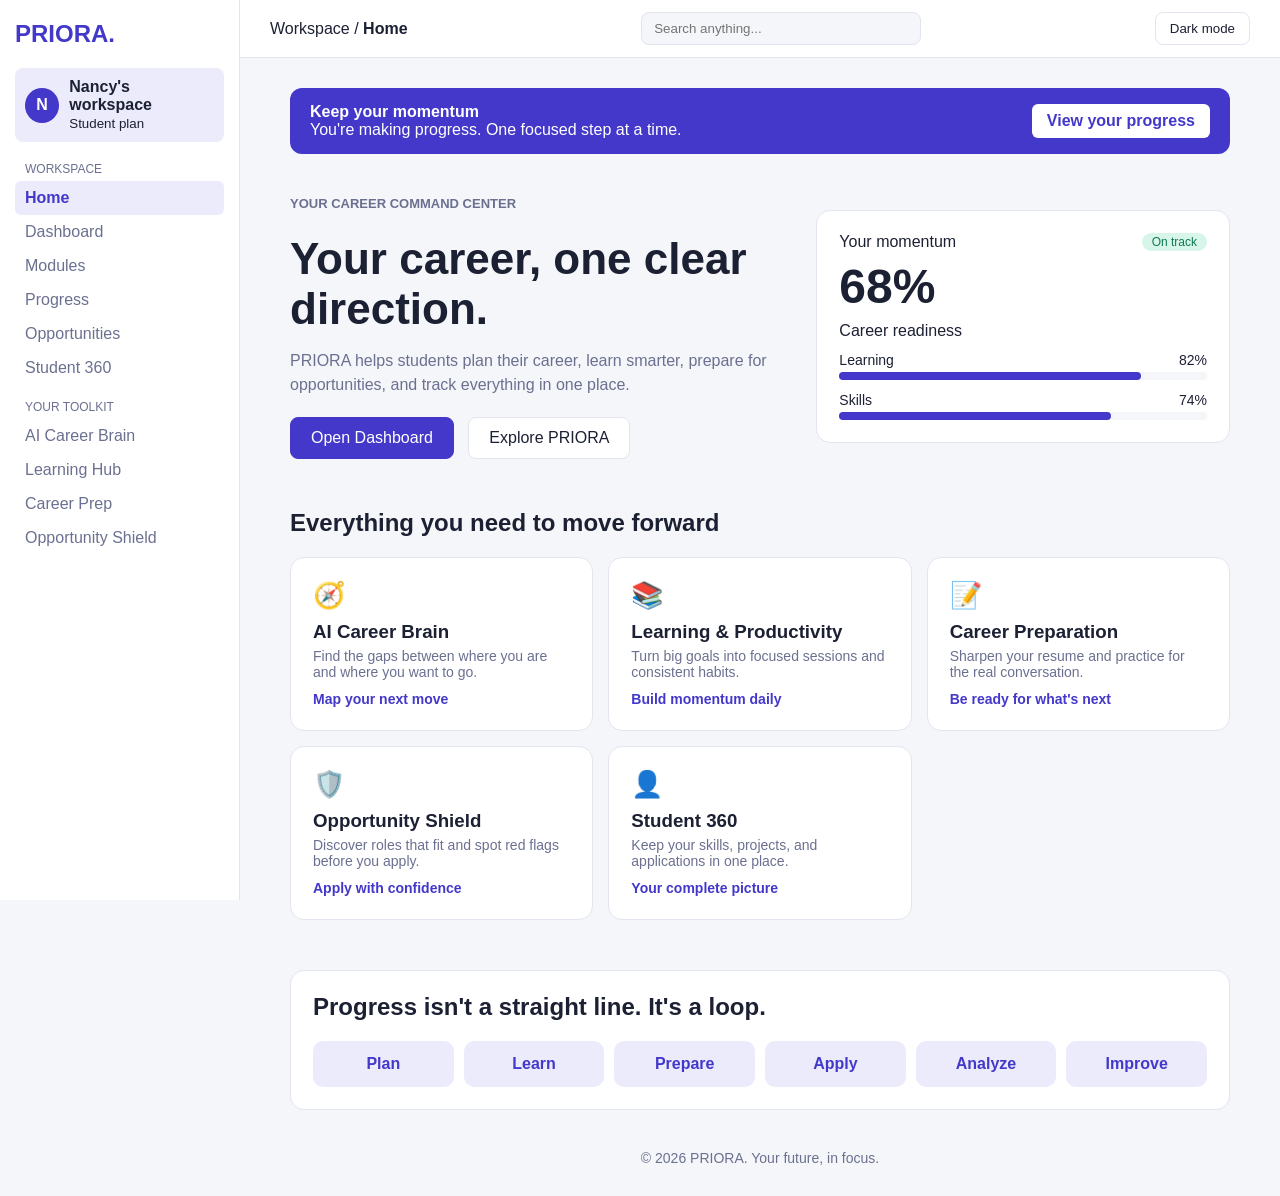
<file: priora.html>
<!DOCTYPE html>
<html lang="en">
<head>
  <meta charset="UTF-8">
  <meta name="viewport" content="width=device-width, initial-scale=1.0">
  <title>PRIORA - Your career, one clear direction</title>
  <style>
/* ---------- CSS variables (colors ek jagah se change ho jaate hain) ---------- */
:root {
  --bg: #f5f6fa;
  --box: #ffffff;
  --text: #1c2033;
  --grey: #6b7090;
  --border: #e2e5ee;
  --main: #4338ca;
  --light: #ecebfc;
}

/* dark mode ke liye body pe class lagayenge (JS se) */
body.dark {
  --bg: #0f1221;
  --box: #181c30;
  --text: #eceefa;
  --grey: #9aa1c0;
  --border: #292e49;
  --main: #8b85ff;
  --light: #242654;
}

* {
  margin: 0;
  padding: 0;
  box-sizing: border-box;
}

body {
  font-family: Arial, Helvetica, sans-serif;
  background: var(--bg);
  color: var(--text);
  display: flex;               /* sidebar aur main side by side */
}

a {
  text-decoration: none;
  color: inherit;
}

/* ---------- Sidebar ---------- */
.sidebar {
  width: 240px;
  min-height: 100vh;
  background: var(--box);
  border-right: 1px solid var(--border);
  padding: 20px 15px;
  position: sticky;
  top: 0;
  height: 100vh;
}

.logo {
  color: var(--main);
  margin-bottom: 20px;
}

.workspace {
  display: flex;
  align-items: center;
  gap: 10px;
  background: var(--light);
  padding: 10px;
  border-radius: 8px;
  margin-bottom: 20px;
}

.avatar {
  width: 35px;
  height: 35px;
  border-radius: 50%;
  background: var(--main);
  color: white;
  display: flex;
  align-items: center;
  justify-content: center;
  font-weight: bold;
}

.menu-title {
  font-size: 12px;
  color: var(--grey);
  margin: 15px 0 5px 10px;
}

.menu {
  list-style: none;
}

.menu a {
  display: block;
  padding: 8px 10px;
  border-radius: 6px;
  color: var(--grey);
}

.menu a:hover {
  background: var(--bg);
}

.menu a.active {
  background: var(--light);
  color: var(--main);
  font-weight: bold;
}

/* ---------- Main + topbar ---------- */
.main {
  flex: 1;
}

.topbar {
  display: flex;
  justify-content: space-between;
  align-items: center;
  padding: 12px 30px;
  background: var(--box);
  border-bottom: 1px solid var(--border);
}

#searchBox {
  width: 280px;
  padding: 8px 12px;
  border: 1px solid var(--border);
  border-radius: 8px;
  background: var(--bg);
  color: var(--text);
}

#themeBtn {
  padding: 8px 14px;
  border: 1px solid var(--border);
  border-radius: 8px;
  background: var(--box);
  color: var(--text);
  cursor: pointer;
}

.content {
  max-width: 1000px;
  margin: 0 auto;
  padding: 30px;
}

/* ---------- Banner ---------- */
.banner {
  display: flex;
  justify-content: space-between;
  align-items: center;
  background: var(--main);
  color: white;
  padding: 15px 20px;
  border-radius: 12px;
  margin-bottom: 40px;
}

.banner-btn {
  background: white;
  color: var(--main);
  padding: 8px 15px;
  border-radius: 6px;
  font-weight: bold;
}

/* ---------- Hero (grid se 2 columns) ---------- */
.hero {
  display: grid;
  grid-template-columns: 1.2fr 1fr;
  gap: 30px;
  align-items: center;
  margin-bottom: 50px;
}

.small-tag {
  color: var(--main);
  font-size: 13px;
  font-weight: bold;
  margin-bottom: 10px;
}

.hero-text h1 {
  font-size: 44px;
  margin-bottom: 15px;
}

.hero-text p {
  color: var(--grey);
  margin-bottom: 20px;
  line-height: 1.5;
}

.btn {
  display: inline-block;
  padding: 11px 20px;
  border: 1px solid var(--border);
  border-radius: 8px;
  margin-right: 10px;
  background: var(--box);
}

.btn-main {
  background: var(--main);
  color: white;
  border-color: var(--main);
}

/* ---------- Cards ---------- */
.card {
  background: var(--box);
  border: 1px solid var(--border);
  border-radius: 14px;
  padding: 22px;
}

.badge {
  float: right;
  background: #d8f5e9;
  color: #0f7a57;
  font-size: 12px;
  padding: 2px 10px;
  border-radius: 20px;
}

.percent {
  font-size: 48px;
  margin: 8px 0;
}

/* progress bar */
.bar-row {
  margin-top: 12px;
  font-size: 14px;
}

.bar-row div.label {
  display: flex;
  justify-content: space-between;
  margin-bottom: 4px;
}

.track {
  height: 8px;
  background: var(--bg);
  border-radius: 10px;
}

.fill {
  height: 100%;
  width: 0;                 /* shuru me 0, JS width badhayega */
  background: var(--main);
  border-radius: 10px;
  transition: width 1s;
}

/* ---------- Toolkit grid ---------- */
#toolkit h2 {
  margin-bottom: 20px;
}

.card-grid {
  display: grid;
  grid-template-columns: repeat(auto-fit, minmax(280px, 1fr));
  gap: 15px;
  margin-bottom: 50px;
}

.tool-card {
  cursor: pointer;
  transition: transform 0.2s;
}

.tool-card:hover {
  transform: translateY(-4px);
  border-color: var(--main);
}

.tool-card .icon {
  font-size: 26px;
}

.tool-card h3 {
  margin: 10px 0 5px;
}

.tool-card p {
  color: var(--grey);
  font-size: 14px;
  margin-bottom: 10px;
}

.tool-card span {
  color: var(--main);
  font-weight: bold;
  font-size: 14px;
}

/* ---------- Loop steps ---------- */
.steps {
  display: flex;
  flex-wrap: wrap;
  gap: 10px;
  margin-top: 20px;
}

.step {
  flex: 1;
  min-width: 100px;
  text-align: center;
  padding: 14px;
  background: var(--light);
  color: var(--main);
  font-weight: bold;
  border-radius: 10px;
  cursor: pointer;
}

.step.selected {
  background: var(--main);
  color: white;
}

footer {
  margin-top: 40px;
  text-align: center;
  color: var(--grey);
  font-size: 14px;
}

/* ---------- Responsive ---------- */
@media (max-width: 800px) {
  .sidebar { display: none; }
  .hero { grid-template-columns: 1fr; }
  #searchBox { width: 150px; }
}

  </style>
</head>
<body>

  <!-- ===== Sidebar ===== -->
  <aside class="sidebar">
    <h2 class="logo">PRIORA.</h2>

    <div class="workspace">
      <div class="avatar">N</div>
      <div>
        <strong>Nancy's workspace</strong><br>
        <small>Student plan</small>
      </div>
    </div>

    <p class="menu-title">WORKSPACE</p>
    <ul class="menu">
      <li><a href="#" class="active">Home</a></li>
      <li><a href="#">Dashboard</a></li>
      <li><a href="#">Modules</a></li>
      <li><a href="#">Progress</a></li>
      <li><a href="#">Opportunities</a></li>
      <li><a href="#">Student 360</a></li>
    </ul>

    <p class="menu-title">YOUR TOOLKIT</p>
    <ul class="menu">
      <li><a href="#">AI Career Brain</a></li>
      <li><a href="#">Learning Hub</a></li>
      <li><a href="#">Career Prep</a></li>
      <li><a href="#">Opportunity Shield</a></li>
    </ul>
  </aside>

  <!-- ===== Main area ===== -->
  <div class="main">

    <header class="topbar">
      <span>Workspace / <strong>Home</strong></span>
      <input type="text" id="searchBox" placeholder="Search anything...">
      <button id="themeBtn">Dark mode</button>
    </header>

    <div class="content">

      <div class="banner">
        <div>
          <strong>Keep your momentum</strong>
          <p>You're making progress. One focused step at a time.</p>
        </div>
        <a href="#" class="banner-btn">View your progress</a>
      </div>

      <!-- Hero -->
      <section class="hero">
        <div class="hero-text">
          <p class="small-tag">YOUR CAREER COMMAND CENTER</p>
          <h1>Your career, one clear direction.</h1>
          <p>PRIORA helps students plan their career, learn smarter, prepare for opportunities, and track everything in one place.</p>
          <a href="#" class="btn btn-main">Open Dashboard</a>
          <a href="#toolkit" class="btn">Explore PRIORA</a>
        </div>

        <div class="card" id="momentumCard">
          <p>Your momentum <span class="badge">On track</span></p>
          <h2 class="percent">68%</h2>
          <p>Career readiness</p>
          <!-- progress bars JS se banenge -->
          <div id="barBox"></div>
        </div>
      </section>

      <!-- Toolkit cards (JS se generate honge) -->
      <section id="toolkit">
        <h2>Everything you need to move forward</h2>
        <div class="card-grid" id="toolGrid"></div>
      </section>

      <!-- Loop -->
      <section class="card loop">
        <h2>Progress isn't a straight line. It's a loop.</h2>
        <div class="steps" id="stepBox"></div>
      </section>

      <footer>
        <p>© 2026 PRIORA. Your future, in focus.</p>
      </footer>

    </div>
  </div>

  <script>
// ---------- DATA (arrays of objects) ----------
// Cards ka data yaha rakha hai, taaki HTML me baar baar copy paste na karna pade

const tools = [
  { icon: "🧭", title: "AI Career Brain", desc: "Find the gaps between where you are and where you want to go.", cta: "Map your next move" },
  { icon: "📚", title: "Learning & Productivity", desc: "Turn big goals into focused sessions and consistent habits.", cta: "Build momentum daily" },
  { icon: "📝", title: "Career Preparation", desc: "Sharpen your resume and practice for the real conversation.", cta: "Be ready for what's next" },
  { icon: "🛡️", title: "Opportunity Shield", desc: "Discover roles that fit and spot red flags before you apply.", cta: "Apply with confidence" },
  { icon: "👤", title: "Student 360", desc: "Keep your skills, projects, and applications in one place.", cta: "Your complete picture" }
];

const progress = [
  { name: "Learning", value: 82 },
  { name: "Skills", value: 74 }
];

const steps = ["Plan", "Learn", "Prepare", "Apply", "Analyze", "Improve"];


// ---------- 1. Toolkit cards banana (forEach loop + DOM) ----------
const toolGrid = document.getElementById("toolGrid");

tools.forEach(function (tool) {
  const card = document.createElement("div");
  card.className = "card tool-card";

  // template literal se HTML string bana rahe hai
  card.innerHTML = `
    <div class="icon">${tool.icon}</div>
    <h3>${tool.title}</h3>
    <p>${tool.desc}</p>
    <span>${tool.cta}</span>
  `;

  toolGrid.appendChild(card);
});


// ---------- 2. Progress bars ----------
const barBox = document.getElementById("barBox");

progress.forEach(function (item) {
  const row = document.createElement("div");
  row.className = "bar-row";
  row.innerHTML = `
    <div class="label"><span>${item.name}</span><span>${item.value}%</span></div>
    <div class="track"><div class="fill"></div></div>
  `;
  barBox.appendChild(row);

  // thoda delay do, warna transition animate nahi hota
  // (width 0 se value tak jaati hai tabhi animation dikhti hai)
  setTimeout(function () {
    row.querySelector(".fill").style.width = item.value + "%";
  }, 100);
});


// ---------- 3. Loop steps + click event ----------
const stepBox = document.getElementById("stepBox");

steps.forEach(function (name) {
  const div = document.createElement("div");
  div.className = "step";
  div.textContent = name;

  // click pe selected class lagao, baaki se hatao
  div.addEventListener("click", function () {
    document.querySelectorAll(".step").forEach(function (s) {
      s.classList.remove("selected");
    });
    div.classList.add("selected");
  });

  stepBox.appendChild(div);
});


// ---------- 4. Dark mode toggle ----------
const themeBtn = document.getElementById("themeBtn");

themeBtn.addEventListener("click", function () {
  document.body.classList.toggle("dark");

  // button ka text bhi badlo
  if (document.body.classList.contains("dark")) {
    themeBtn.textContent = "Light mode";
  } else {
    themeBtn.textContent = "Dark mode";
  }
});


// ---------- 5. Search box (cards filter karna) ----------
const searchBox = document.getElementById("searchBox");

searchBox.addEventListener("input", function () {
  const text = searchBox.value.toLowerCase();

  document.querySelectorAll(".tool-card").forEach(function (card) {
    const title = card.querySelector("h3").textContent.toLowerCase();

    // agar title me search text mila to dikhao, warna hide
    if (title.includes(text)) {
      card.style.display = "block";
    } else {
      card.style.display = "none";
    }
  });
});

  </script>
</body>
</html>
</file>
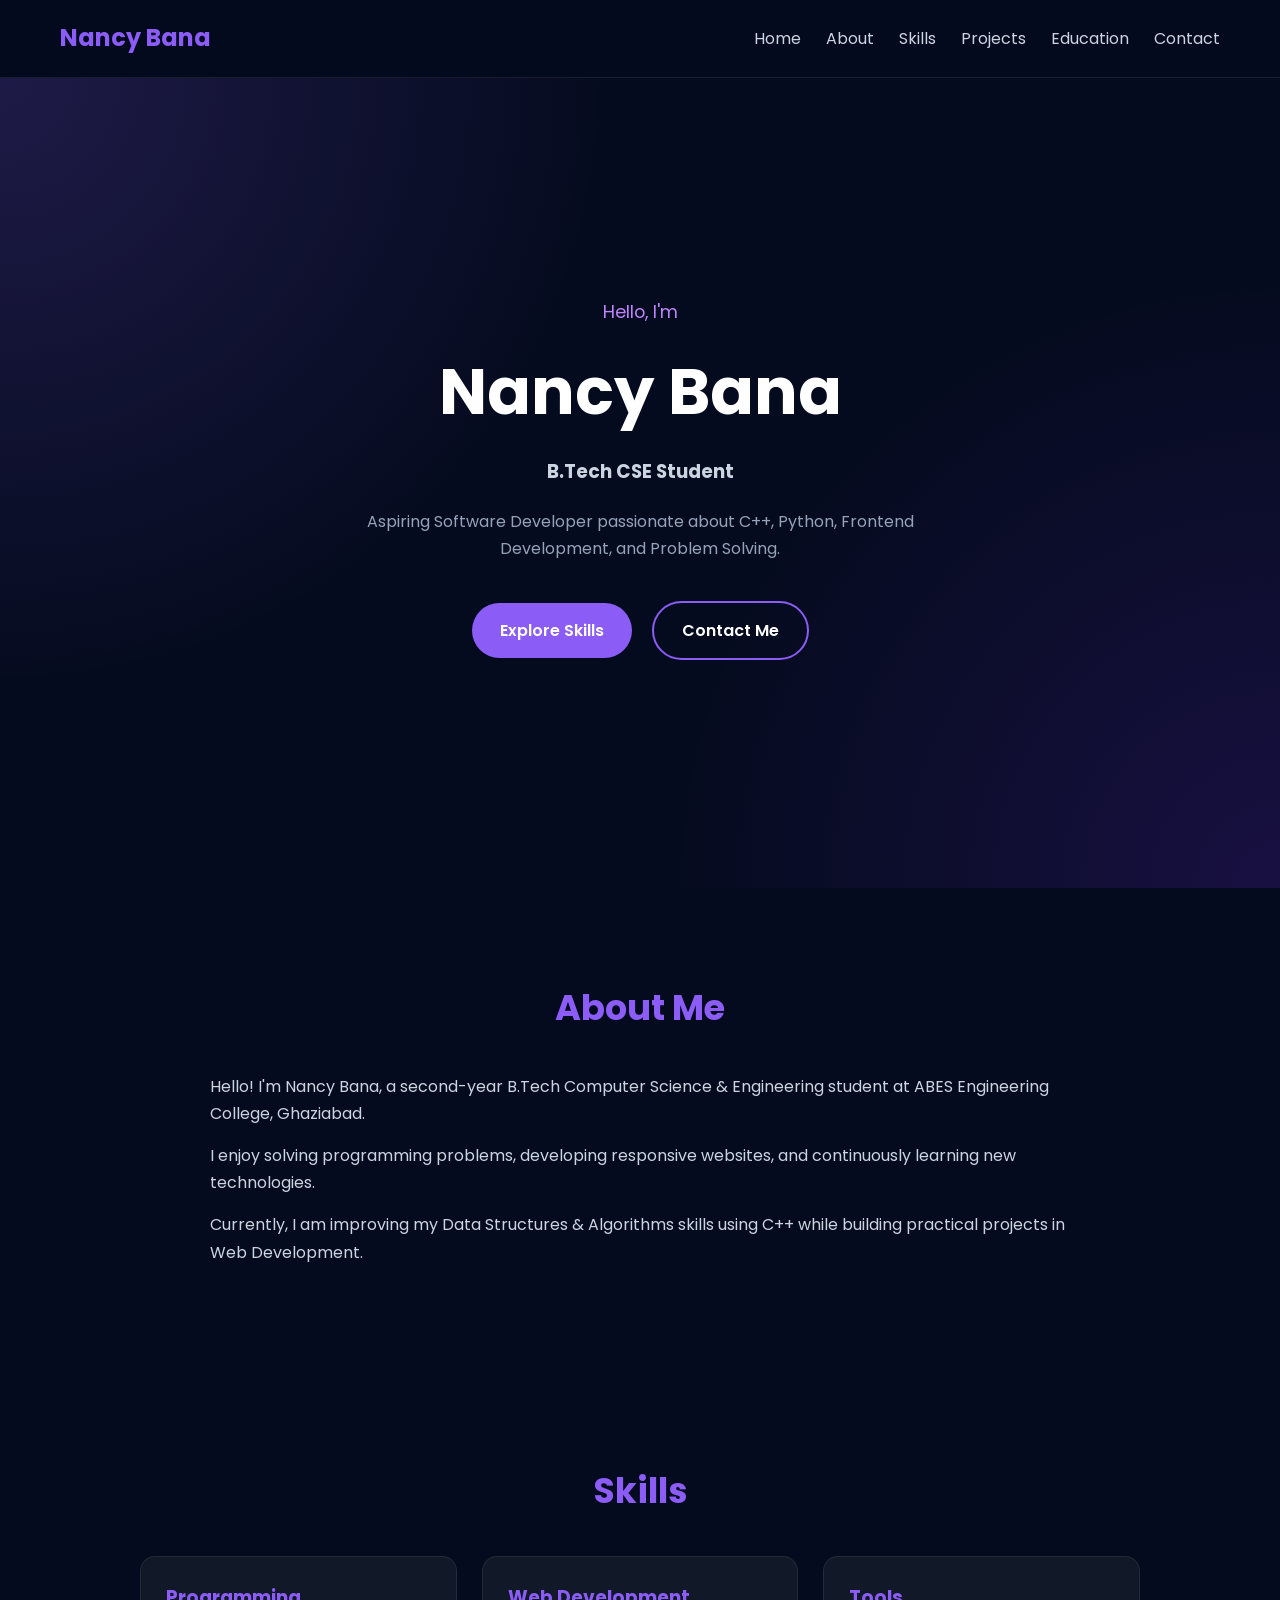
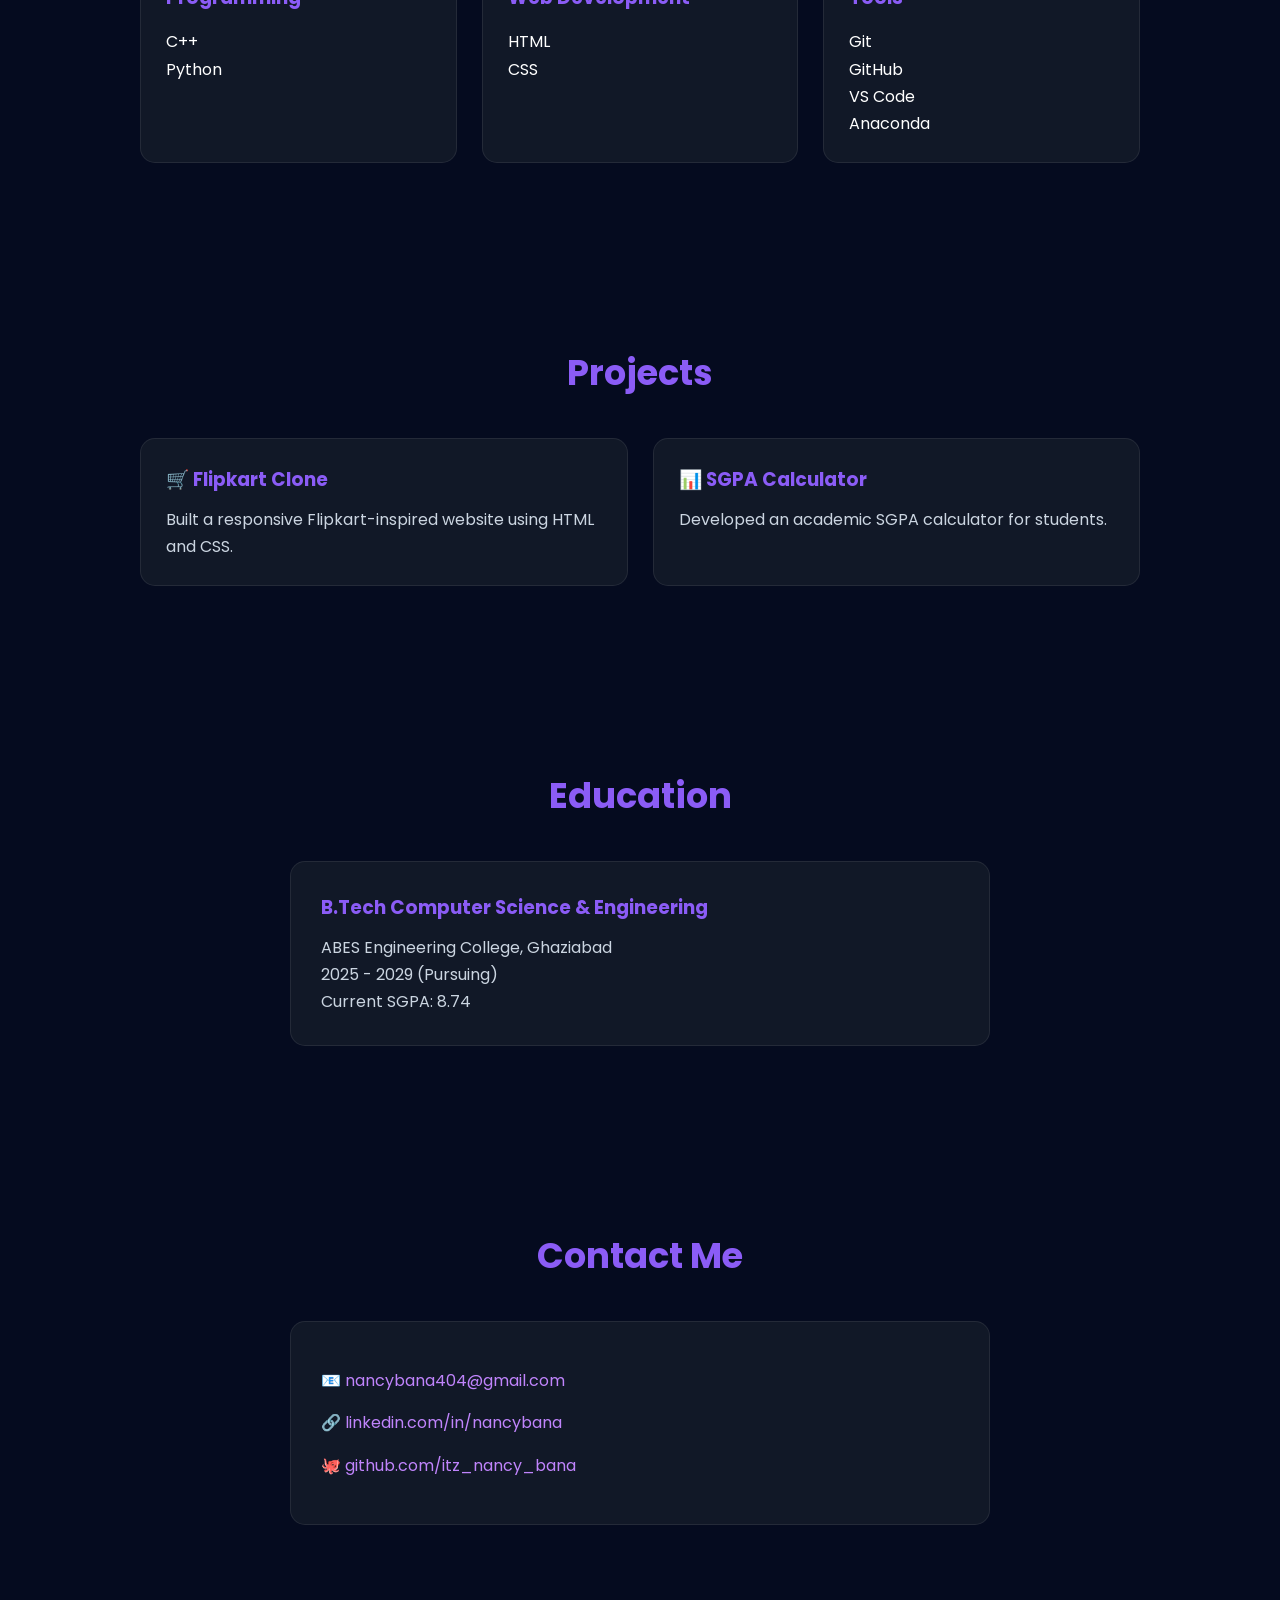
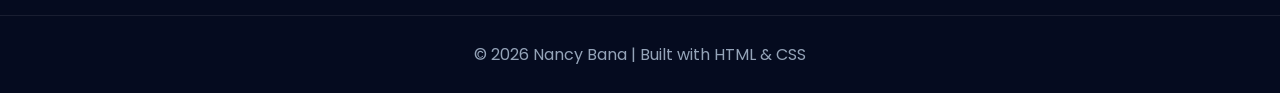
<file: module2/index1.html>
<!DOCTYPE html>
<html lang="en">
<head>
    <meta charset="UTF-8">
    <meta name="viewport" content="width=device-width, initial-scale=1.0">
    <title>Nancy Bana | Portfolio</title>

    <link rel="preconnect" href="https://fonts.googleapis.com">
    <link rel="preconnect" href="https://fonts.gstatic.com" crossorigin>
    <link href="https://fonts.googleapis.com/css2?family=Poppins:wght@300;400;500;600;700;800&display=swap" rel="stylesheet">

    <link rel="stylesheet" href="style1.css">
</head>

<body>

    <!-- Navbar -->
    <header>
        <nav>
            <div class="logo">Nancy Bana</div>

            <ul>
                <li><a href="#hero">Home</a></li>
                <li><a href="#about">About</a></li>
                <li><a href="#skills">Skills</a></li>
                <li><a href="#projects">Projects</a></li>
                <li><a href="#education">Education</a></li>
                <li><a href="#contact">Contact</a></li>
            </ul>
        </nav>
    </header>

    <!-- Hero Section -->
    <section id="hero" class="hero">

        <div class="hero-content">

            <p class="greeting">Hello, I'm</p>

            <h1>Nancy Bana</h1>

            <h3>B.Tech CSE Student</h3>

            <p class="hero-desc">
                Aspiring Software Developer passionate about
                C++, Python, Frontend Development, and
                Problem Solving.
            </p>

            <div class="hero-buttons">
                <a href="#skills" class="btn primary-btn">
                    Explore Skills
                </a>

                <a href="#contact" class="btn secondary-btn">
                    Contact Me
                </a>
            </div>

        </div>

    </section>

    <!-- About -->
    <section id="about">

        <h2>About Me</h2>

        <p>
            Hello! I'm Nancy Bana, a second-year B.Tech
            Computer Science & Engineering student at
            ABES Engineering College, Ghaziabad.
        </p>

        <p>
            I enjoy solving programming problems,
            developing responsive websites, and
            continuously learning new technologies.
        </p>

        <p>
            Currently, I am improving my Data Structures
            & Algorithms skills using C++ while building
            practical projects in Web Development.
        </p>

    </section>

    <!-- Skills -->
    <section id="skills">

        <h2>Skills</h2>

        <div class="skills-grid">

            <div class="skill-card">
                <h3>Programming</h3>
                <p>C++</p>
                <p>Python</p>
            </div>

            <div class="skill-card">
                <h3>Web Development</h3>
                <p>HTML</p>
                <p>CSS</p>
            </div>

            <div class="skill-card">
                <h3>Tools</h3>
                <p>Git</p>
                <p>GitHub</p>
                <p>VS Code</p>
                <p>Anaconda</p>
            </div>

        </div>

    </section>

    <!-- Projects -->
    <section id="projects">

        <h2>Projects</h2>

        <div class="project-grid">

            <div class="project-card">
                <h3>🛒 Flipkart Clone</h3>

                <p>
                    Built a responsive Flipkart-inspired
                    website using HTML and CSS.
                </p>
            </div>

            <div class="project-card">
                <h3>📊 SGPA Calculator</h3>

                <p>
                    Developed an academic SGPA calculator
                    for students.
                </p>
            </div>

        </div>

    </section>

    <!-- Education -->
    <section id="education">

        <h2>Education</h2>

        <div class="edu-card">

            <h3>B.Tech Computer Science & Engineering</h3>

            <p>ABES Engineering College, Ghaziabad</p>

            <p>2025 - 2029 (Pursuing)</p>

            <p>Current SGPA: 8.74</p>

        </div>

    </section>

    <!-- Contact -->
    <section id="contact">

        <h2>Contact Me</h2>

        <div class="contact-box">

            <p>
                📧
                <a href="mailto:nancybana404@gmail.com">
                    nancybana404@gmail.com
                </a>
            </p>

            <p>
                🔗
                <a href="https://www.linkedin.com/in/nancybana"
                   target="_blank">
                    linkedin.com/in/nancybana
                </a>
            </p>

            <p>
                🐙
                <a href="https://github.com/itz_nancy_bana"
                   target="_blank">
                    github.com/itz_nancy_bana
                </a>
            </p>

        </div>

    </section>

    <!-- Footer -->
    <footer>
        <p>© 2026 Nancy Bana | Built with HTML & CSS</p>
    </footer>

</body>
</html>
</file>
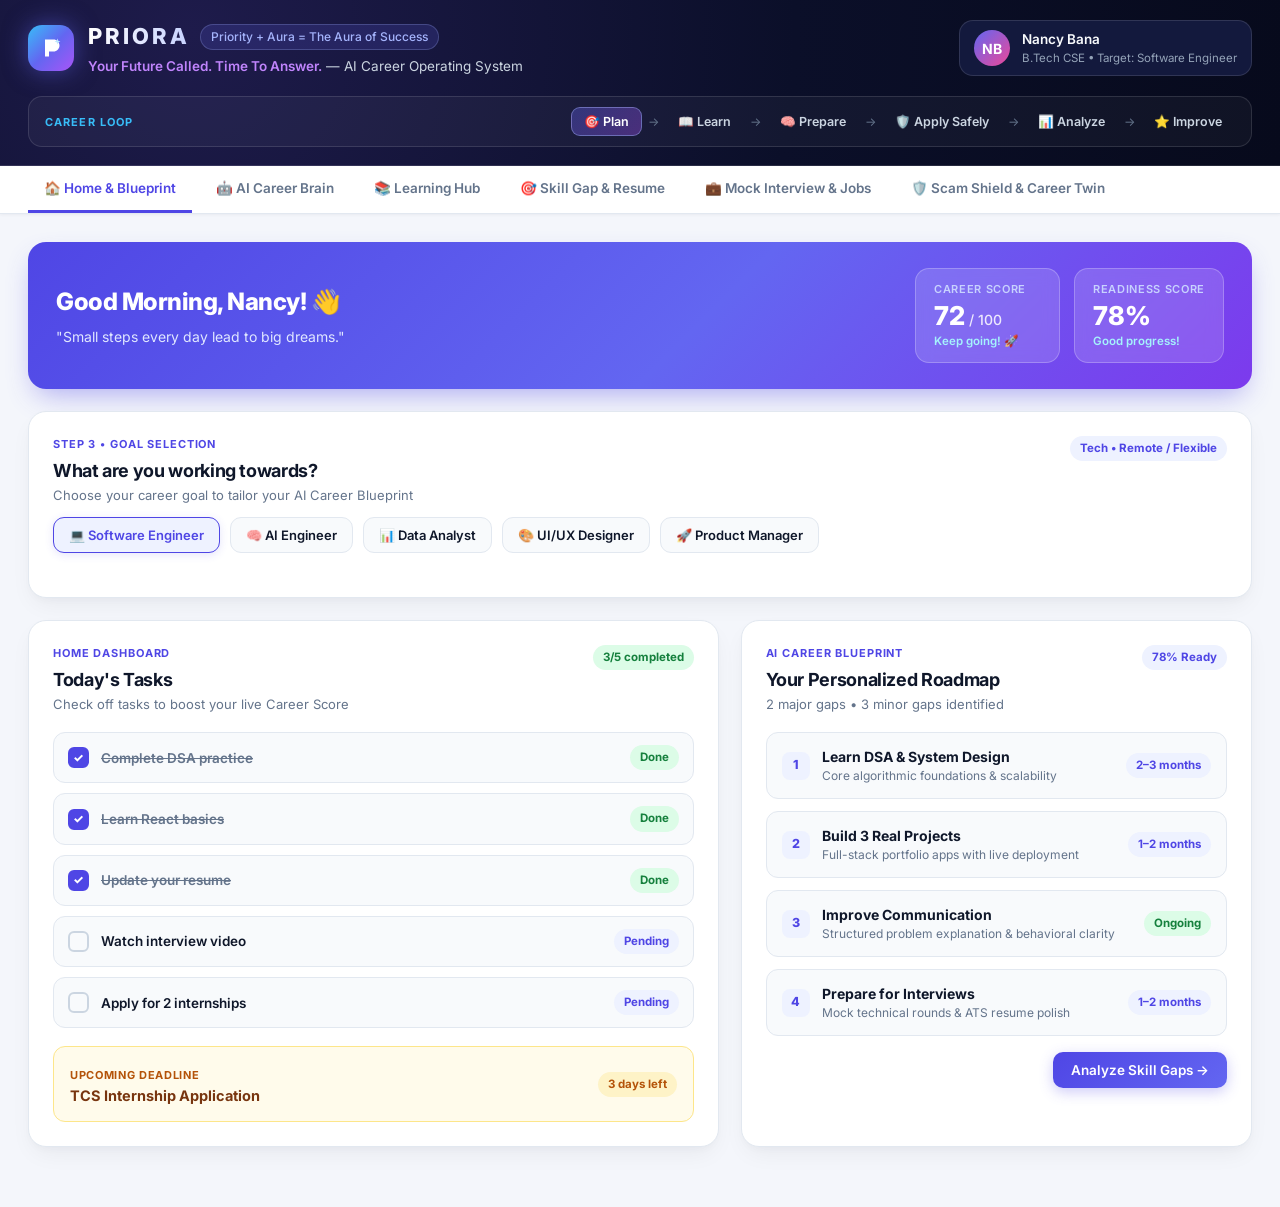
<file: PRIORA/PRIORA.html>
<!DOCTYPE html>
<html lang="en">
<head>
  <meta charset="UTF-8">
  <meta name="viewport" content="width=device-width, initial-scale=1.0">
  <title>PRIORA — Priority + Aura = The Aura of Success</title>
  <link rel="preconnect" href="https://fonts.googleapis.com">
  <link rel="preconnect" href="https://fonts.gstatic.com" crossorigin>
  <link href="https://fonts.googleapis.com/css2?family=Inter:wght@400;500;600;700;800&display=swap" rel="stylesheet">
  <style>
    /* ==========================================================================
       1. DESIGN TOKENS & THEME VARIABLES
       ========================================================================== */
    :root {
      --bg: #f4f6fb;
      --surface: #ffffff;
      --surface-subtle: #f8fafc;
      --navy-dark: #0b0f29;
      --navy-card: #13193d;
      --navy-border: rgba(255, 255, 255, 0.12);
      --text: #0f172a;
      --text-muted: #64748b;
      --border: #e2e8f0;
      --primary: #4f46e5;
      --primary-light: #6366f1;
      --primary-hover: #4338ca;
      --primary-soft: #eef2ff;
      --accent-cyan: #38bdf8;
      --accent-purple: #a855f7;
      --success-bg: #dcfce7;
      --success-text: #15803d;
      --warning-bg: #fef3c7;
      --warning-text: #b45309;
      --danger-bg: #fee2e2;
      --danger-text: #b91c1c;
      --shadow-sm: 0 1px 3px rgba(15, 23, 42, 0.05);
      --shadow-md: 0 10px 25px -5px rgba(15, 23, 42, 0.06), 0 4px 10px -3px rgba(15, 23, 42, 0.03);
      --radius-md: 12px;
      --radius-lg: 18px;
    }

    * {
      margin: 0;
      padding: 0;
      box-sizing: border-box;
    }

    body {
      font-family: 'Inter', -apple-system, BlinkMacSystemFont, sans-serif;
      background-color: var(--bg);
      color: var(--text);
      line-height: 1.5;
      -webkit-font-smoothing: antialiased;
    }

    button {
      font-family: inherit;
      cursor: pointer;
    }

    /* ==========================================================================
       2. DARK NAVY BRAND HEADER & CAREER LOOP
       ========================================================================== */
    .brand-header {
      background: radial-gradient(circle at 15% 20%, #1e1b4b 0%, #0b0f29 55%, #070a1c 100%);
      color: #ffffff;
      border-bottom: 1px solid var(--navy-border);
    }

    .header-inner {
      max-width: 1280px;
      margin: 0 auto;
      padding: 20px 28px 18px;
    }

    .header-top {
      display: flex;
      justify-content: space-between;
      align-items: center;
      flex-wrap: wrap;
      gap: 20px;
      margin-bottom: 20px;
    }

    .brand-lockup {
      display: flex;
      align-items: center;
      gap: 14px;
    }

    .priora-logo-box {
      width: 46px;
      height: 46px;
      border-radius: 14px;
      background: linear-gradient(135deg, #38bdf8 0%, #6366f1 50%, #a855f7 100%);
      display: flex;
      align-items: center;
      justify-content: center;
      box-shadow: 0 0 24px rgba(99, 102, 241, 0.5);
      flex-shrink: 0;
    }

    .brand-title-row {
      display: flex;
      align-items: center;
      gap: 10px;
      flex-wrap: wrap;
    }

    .brand-name {
      font-size: 22px;
      font-weight: 800;
      letter-spacing: 0.14em;
      background: linear-gradient(90deg, #ffffff 0%, #c7d2fe 100%);
      -webkit-background-clip: text;
      -webkit-text-fill-color: transparent;
    }

    .brand-formula {
      font-size: 12px;
      font-weight: 500;
      color: #a5b4fc;
      background: rgba(99, 102, 241, 0.18);
      border: 1px solid rgba(165, 180, 252, 0.25);
      padding: 3px 10px;
      border-radius: 99px;
    }

    .brand-tagline {
      font-size: 13.5px;
      color: #cbd5e1;
      margin-top: 3px;
    }

    .brand-tagline strong {
      color: #c084fc;
      font-weight: 600;
    }

    .student-badge {
      display: flex;
      align-items: center;
      gap: 12px;
      background: var(--navy-card);
      border: 1px solid var(--navy-border);
      padding: 8px 14px;
      border-radius: 14px;
    }

    .student-avatar {
      width: 36px;
      height: 36px;
      border-radius: 50%;
      background: linear-gradient(135deg, #6366f1, #ec4899);
      display: flex;
      align-items: center;
      justify-content: center;
      font-weight: 700;
      font-size: 14px;
      color: #fff;
    }

    .student-meta h4 {
      font-size: 13.5px;
      font-weight: 600;
      color: #f8fafc;
    }

    .student-meta p {
      font-size: 11.5px;
      color: #94a3b8;
    }

    /* Interactive 6-Step Career Loop Bar */
    .career-loop-wrapper {
      background: rgba(255, 255, 255, 0.04);
      border: 1px solid var(--navy-border);
      border-radius: 14px;
      padding: 10px 16px;
      display: flex;
      align-items: center;
      justify-content: space-between;
      flex-wrap: wrap;
      gap: 12px;
    }

    .loop-title {
      font-size: 11px;
      font-weight: 700;
      text-transform: uppercase;
      letter-spacing: 0.1em;
      color: #38bdf8;
    }

    .loop-steps {
      display: flex;
      align-items: center;
      flex-wrap: wrap;
      gap: 6px;
    }

    .loop-btn {
      background: transparent;
      border: 1px solid transparent;
      color: #cbd5e1;
      font-size: 12.5px;
      font-weight: 600;
      padding: 6px 12px;
      border-radius: 9px;
      display: inline-flex;
      align-items: center;
      gap: 6px;
      transition: all 0.2s;
    }

    .loop-btn:hover {
      background: rgba(255, 255, 255, 0.08);
      color: #ffffff;
    }

    .loop-btn.active {
      background: linear-gradient(135deg, rgba(99, 102, 241, 0.35), rgba(168, 85, 247, 0.35));
      border-color: rgba(165, 180, 252, 0.45);
      color: #ffffff;
    }

    .loop-arrow {
      color: #64748b;
      font-size: 12px;
    }

    /* ==========================================================================
       3. MULTI-VIEW NAVIGATION TABS
       ========================================================================== */
    .nav-tabs-bar {
      background: var(--surface);
      border-bottom: 1px solid var(--border);
      position: sticky;
      top: 0;
      z-index: 30;
      box-shadow: var(--shadow-sm);
    }

    .nav-tabs-inner {
      max-width: 1280px;
      margin: 0 auto;
      padding: 0 28px;
      display: flex;
      gap: 8px;
      overflow-x: auto;
      scrollbar-width: none;
    }

    .nav-tabs-inner::-webkit-scrollbar {
      display: none;
    }

    .tab-btn {
      background: transparent;
      border: none;
      border-bottom: 3px solid transparent;
      padding: 14px 16px;
      font-size: 13.5px;
      font-weight: 600;
      color: var(--text-muted);
      white-space: nowrap;
      display: inline-flex;
      align-items: center;
      gap: 8px;
      transition: all 0.2s;
    }

    .tab-btn:hover {
      color: var(--primary);
    }

    .tab-btn.active {
      color: var(--primary);
      border-bottom-color: var(--primary);
    }

    /* ==========================================================================
       4. WORKSPACE LAYOUT & CARDS
       ========================================================================== */
    .workspace {
      max-width: 1280px;
      margin: 0 auto;
      padding: 28px 28px 60px;
    }

    .view-section {
      display: none;
      animation: fadeUp 0.25s ease;
    }

    .view-section.active {
      display: block;
    }

    @keyframes fadeUp {
      from { opacity: 0; transform: translateY(6px); }
      to { opacity: 1; transform: translateY(0); }
    }

    .grid-2 {
      display: grid;
      grid-template-columns: repeat(2, 1fr);
      gap: 22px;
    }

    .grid-main-side {
      display: grid;
      grid-template-columns: 1.35fr 1fr;
      gap: 22px;
    }

    .card {
      background: var(--surface);
      border: 1px solid var(--border);
      border-radius: var(--radius-lg);
      padding: 24px;
      box-shadow: var(--shadow-md);
    }

    .card-header {
      display: flex;
      justify-content: space-between;
      align-items: flex-start;
      gap: 12px;
      margin-bottom: 18px;
    }

    .kicker {
      font-size: 11px;
      font-weight: 700;
      letter-spacing: 0.08em;
      text-transform: uppercase;
      color: var(--primary);
      margin-bottom: 4px;
    }

    .card-title {
      font-size: 18px;
      font-weight: 700;
      letter-spacing: -0.02em;
    }

    .card-sub {
      font-size: 13px;
      color: var(--text-muted);
      margin-top: 2px;
    }

    .badge {
      font-size: 11.5px;
      font-weight: 700;
      padding: 4px 10px;
      border-radius: 99px;
      white-space: nowrap;
    }

    .badge-indigo { background: var(--primary-soft); color: var(--primary); }
    .badge-green { background: var(--success-bg); color: var(--success-text); }
    .badge-amber { background: var(--warning-bg); color: var(--warning-text); }

    .btn-primary {
      background: linear-gradient(135deg, var(--primary) 0%, var(--primary-light) 100%);
      color: #ffffff;
      border: none;
      padding: 10px 18px;
      border-radius: 10px;
      font-size: 13.5px;
      font-weight: 600;
      box-shadow: 0 4px 14px rgba(79, 70, 229, 0.28);
      transition: all 0.2s;
    }

    .btn-primary:hover {
      transform: translateY(-1px);
      box-shadow: 0 6px 18px rgba(79, 70, 229, 0.36);
    }

    .btn-outline {
      background: var(--surface);
      color: var(--text);
      border: 1px solid var(--border);
      padding: 9px 16px;
      border-radius: 10px;
      font-size: 13px;
      font-weight: 600;
      transition: all 0.2s;
    }

    .btn-outline:hover {
      border-color: var(--primary);
      color: var(--primary);
    }

    /* ==========================================================================
       5. VIEW 1: HOME & AI CAREER BLUEPRINT STYLES
       ========================================================================== */
    .greeting-banner {
      background: linear-gradient(135deg, #4f46e5 0%, #6366f1 55%, #7c3aed 100%);
      color: #ffffff;
      border-radius: var(--radius-lg);
      padding: 26px 28px;
      display: flex;
      justify-content: space-between;
      align-items: center;
      flex-wrap: wrap;
      gap: 20px;
      margin-bottom: 22px;
      box-shadow: 0 12px 28px -8px rgba(79, 70, 229, 0.45);
    }

    .greeting-text h1 {
      font-size: 24px;
      font-weight: 800;
      letter-spacing: -0.02em;
      margin-bottom: 6px;
    }

    .greeting-text p {
      font-size: 14px;
      color: #e0e7ff;
    }

    .score-pills {
      display: flex;
      gap: 14px;
      flex-wrap: wrap;
    }

    .score-box {
      background: rgba(255, 255, 255, 0.14);
      backdrop-filter: blur(8px);
      border: 1px solid rgba(255, 255, 255, 0.24);
      border-radius: 14px;
      padding: 12px 18px;
      min-width: 145px;
    }

    .score-box-label {
      font-size: 11px;
      text-transform: uppercase;
      letter-spacing: 0.06em;
      color: #c7d2fe;
      font-weight: 600;
    }

    .score-box-val {
      font-size: 26px;
      font-weight: 800;
      line-height: 1.2;
      margin: 2px 0;
    }

    .score-box-val span {
      font-size: 14px;
      font-weight: 500;
      opacity: 0.85;
    }

    .score-box-sub {
      font-size: 11.5px;
      color: #a5f3fc;
      font-weight: 600;
    }

    /* Goal Selector Pills */
    .goal-pills {
      display: flex;
      flex-wrap: wrap;
      gap: 10px;
      margin-bottom: 20px;
    }

    .goal-pill {
      padding: 9px 15px;
      border-radius: 11px;
      border: 1px solid var(--border);
      background: var(--surface-subtle);
      color: var(--text);
      font-size: 13px;
      font-weight: 600;
      display: inline-flex;
      align-items: center;
      gap: 7px;
      transition: all 0.2s;
    }

    .goal-pill:hover {
      border-color: var(--primary-light);
    }

    .goal-pill.selected {
      background: var(--primary-soft);
      border-color: var(--primary);
      color: var(--primary);
      box-shadow: 0 2px 8px rgba(79, 70, 229, 0.14);
    }

    /* Today's Tasks */
    .task-list {
      display: flex;
      flex-direction: column;
      gap: 10px;
    }

    .task-item {
      display: flex;
      align-items: center;
      justify-content: space-between;
      padding: 12px 14px;
      border-radius: 12px;
      border: 1px solid var(--border);
      background: var(--surface-subtle);
      cursor: pointer;
      transition: all 0.15s;
      user-select: none;
    }

    .task-item:hover {
      border-color: var(--primary-light);
      background: #ffffff;
    }

    .task-left {
      display: flex;
      align-items: center;
      gap: 12px;
    }

    .task-check {
      width: 21px;
      height: 21px;
      border-radius: 6px;
      border: 2px solid #cbd5e1;
      display: flex;
      align-items: center;
      justify-content: center;
      color: transparent;
      font-size: 12px;
      font-weight: 800;
      transition: all 0.15s;
      flex-shrink: 0;
    }

    .task-item.done .task-check {
      background: var(--primary);
      border-color: var(--primary);
      color: #ffffff;
    }

    .task-item.done .task-title {
      text-decoration: line-through;
      color: var(--text-muted);
    }

    .task-title {
      font-size: 13.5px;
      font-weight: 600;
    }

    .deadline-box {
      margin-top: 18px;
      padding: 14px 16px;
      border-radius: 12px;
      background: #fffbeb;
      border: 1px solid #fde68a;
      display: flex;
      justify-content: space-between;
      align-items: center;
      gap: 10px;
    }

    /* Roadmap */
    .roadmap-list {
      display: flex;
      flex-direction: column;
      gap: 12px;
    }

    .roadmap-step {
      display: flex;
      align-items: center;
      justify-content: space-between;
      gap: 12px;
      padding: 13px 15px;
      border-radius: 12px;
      border: 1px solid var(--border);
      background: var(--surface-subtle);
    }

    .roadmap-left {
      display: flex;
      align-items: center;
      gap: 12px;
    }

    .step-num {
      width: 28px;
      height: 28px;
      border-radius: 8px;
      background: var(--primary-soft);
      color: var(--primary);
      font-size: 12.5px;
      font-weight: 800;
      display: flex;
      align-items: center;
      justify-content: center;
      flex-shrink: 0;
    }

    .roadmap-step h4 {
      font-size: 14px;
      font-weight: 700;
    }

    .roadmap-step p {
      font-size: 12px;
      color: var(--text-muted);
    }

    /* ==========================================================================
       6. VIEW 2: AI CAREER BRAIN (COPILOT CHAT)
       ========================================================================== */
    .copilot-shell {
      background: var(--navy-dark);
      color: #f8fafc;
      border-radius: var(--radius-lg);
      padding: 24px;
      display: flex;
      flex-direction: column;
      gap: 18px;
      box-shadow: var(--shadow-md);
    }

    .copilot-header {
      display: flex;
      align-items: center;
      justify-content: space-between;
      border-bottom: 1px solid var(--navy-border);
      padding-bottom: 14px;
    }

    .chat-messages {
      display: flex;
      flex-direction: column;
      gap: 12px;
      max-height: 340px;
      overflow-y: auto;
      padding-right: 4px;
    }

    .msg {
      max-width: 82%;
      padding: 12px 16px;
      border-radius: 14px;
      font-size: 13.5px;
      line-height: 1.55;
    }

    .msg-ai {
      background: var(--navy-card);
      border: 1px solid var(--navy-border);
      color: #e2e8f0;
      align-self: flex-start;
      border-bottom-left-radius: 4px;
    }

    .msg-user {
      background: linear-gradient(135deg, #4f46e5, #7c3aed);
      color: #ffffff;
      align-self: flex-end;
      border-bottom-right-radius: 4px;
    }

    .quick-prompts {
      display: flex;
      flex-wrap: wrap;
      gap: 8px;
    }

    .prompt-chip {
      background: rgba(99, 102, 241, 0.16);
      border: 1px solid rgba(165, 180, 252, 0.3);
      color: #c7d2fe;
      padding: 8px 13px;
      border-radius: 10px;
      font-size: 12.5px;
      font-weight: 600;
      transition: all 0.2s;
    }

    .prompt-chip:hover {
      background: rgba(99, 102, 241, 0.35);
      color: #ffffff;
    }

    .chat-input-row {
      display: flex;
      gap: 10px;
    }

    .chat-input-row input {
      flex: 1;
      background: var(--navy-card);
      border: 1px solid var(--navy-border);
      color: #ffffff;
      padding: 12px 14px;
      border-radius: 12px;
      font-size: 13.5px;
      outline: none;
    }

    .chat-input-row input:focus {
      border-color: var(--primary-light);
    }

    /* ==========================================================================
       7. VIEW 3: LEARNING HUB
       ========================================================================== */
    .progress-bar-bg {
      height: 10px;
      background: #e2e8f0;
      border-radius: 99px;
      overflow: hidden;
      margin: 10px 0 18px;
    }

    .progress-bar-fill {
      height: 100%;
      background: linear-gradient(90deg, var(--primary), var(--accent-purple));
      border-radius: 99px;
      transition: width 0.4s ease;
    }

    .module-row {
      display: flex;
      align-items: center;
      justify-content: space-between;
      padding: 14px 16px;
      border-radius: 12px;
      border: 1px solid var(--border);
      margin-bottom: 10px;
      background: var(--surface-subtle);
    }

    .course-card {
      border: 1px solid var(--border);
      border-radius: 14px;
      padding: 16px;
      margin-bottom: 12px;
      display: flex;
      justify-content: space-between;
      align-items: center;
      gap: 12px;
      background: var(--surface-subtle);
    }

    /* ==========================================================================
       8. VIEW 4: SKILL GAP & ATS RESUME BUILDER
       ========================================================================== */
    .radar-wrap {
      display: flex;
      flex-direction: column;
      align-items: center;
      margin: 8px 0 16px;
    }

    .insight-box {
      padding: 12px 14px;
      border-radius: 12px;
      margin-bottom: 10px;
      font-size: 13px;
    }

    .insight-strength {
      background: #f0fdf4;
      border: 1px solid #bbf7d0;
      color: #166534;
    }

    .insight-improve {
      background: #fff1f2;
      border: 1px solid #fecdd3;
      color: #9f1239;
    }

    .ats-ring-box {
      display: flex;
      align-items: center;
      gap: 18px;
      background: var(--surface-subtle);
      border: 1px solid var(--border);
      padding: 16px;
      border-radius: 14px;
      margin-bottom: 16px;
    }

    .ats-score-circle {
      width: 68px;
      height: 68px;
      border-radius: 50%;
      border: 5px solid var(--primary);
      display: flex;
      flex-direction: column;
      align-items: center;
      justify-content: center;
      font-weight: 800;
      font-size: 18px;
      color: var(--primary);
      flex-shrink: 0;
    }

    .ats-row {
      display: flex;
      justify-content: space-between;
      align-items: center;
      padding: 10px 0;
      border-bottom: 1px solid var(--border);
      font-size: 13.5px;
    }

    /* ==========================================================================
       9. VIEW 5: MOCK INTERVIEW & OPPORTUNITY HUB
       ========================================================================== */
    .segment-tabs {
      display: inline-flex;
      background: var(--surface-subtle);
      padding: 4px;
      border-radius: 10px;
      border: 1px solid var(--border);
      margin-bottom: 16px;
    }

    .segment-btn {
      border: none;
      background: transparent;
      padding: 6px 14px;
      border-radius: 7px;
      font-size: 12.5px;
      font-weight: 600;
      color: var(--text-muted);
    }

    .segment-btn.active {
      background: var(--primary);
      color: #ffffff;
    }

    .perf-row {
      margin-bottom: 12px;
    }

    .perf-top {
      display: flex;
      justify-content: space-between;
      font-size: 13px;
      font-weight: 600;
      margin-bottom: 4px;
    }

    .job-card {
      border: 1px solid var(--border);
      border-radius: 14px;
      padding: 15px 16px;
      margin-bottom: 12px;
      display: flex;
      justify-content: space-between;
      align-items: center;
      gap: 12px;
      transition: border-color 0.2s;
    }

    .job-card:hover {
      border-color: var(--primary);
    }

    .company-badge {
      width: 40px;
      height: 40px;
      border-radius: 10px;
      background: var(--primary-soft);
      color: var(--primary);
      font-weight: 800;
      display: flex;
      align-items: center;
      justify-content: center;
      flex-shrink: 0;
    }

    /* ==========================================================================
       10. VIEW 6: SCAM SHIELD, STUDENT 360 & CAREER TWIN
       ========================================================================== */
    .shield-hero {
      background: linear-gradient(135deg, #064e3b 0%, #065f46 100%);
      color: #ffffff;
      border-radius: 14px;
      padding: 18px;
      display: flex;
      align-items: center;
      justify-content: space-between;
      margin-bottom: 16px;
    }

    .check-row {
      display: flex;
      justify-content: space-between;
      align-items: center;
      padding: 11px 14px;
      border-radius: 10px;
      background: var(--surface-subtle);
      border: 1px solid var(--border);
      margin-bottom: 8px;
      font-size: 13.5px;
      font-weight: 500;
    }

    .s360-grid {
      display: grid;
      grid-template-columns: repeat(2, 1fr);
      gap: 10px;
      margin-top: 14px;
    }

    .s360-stat {
      background: var(--surface-subtle);
      border: 1px solid var(--border);
      border-radius: 12px;
      padding: 12px 14px;
    }

    .s360-stat span {
      font-size: 11.5px;
      color: var(--text-muted);
      display: block;
    }

    .s360-stat strong {
      font-size: 19px;
      font-weight: 800;
      color: var(--text);
    }

    .twin-card {
      background: radial-gradient(circle at top right, #312e81 0%, #0f172a 100%);
      color: #ffffff;
      border-radius: var(--radius-lg);
      padding: 24px;
      margin-top: 22px;
      box-shadow: var(--shadow-md);
    }

    .twin-compare {
      display: grid;
      grid-template-columns: repeat(3, 1fr);
      gap: 14px;
      margin: 18px 0;
    }

    .twin-metric {
      background: rgba(255, 255, 255, 0.07);
      border: 1px solid rgba(255, 255, 255, 0.14);
      border-radius: 12px;
      padding: 14px;
    }

    .twin-metric small {
      color: #a5b4fc;
      font-size: 11.5px;
      display: block;
      margin-bottom: 4px;
    }

    .twin-metric strong {
      font-size: 15px;
      color: #ffffff;
    }

    .quote-box {
      background: rgba(99, 102, 241, 0.2);
      border-left: 3px solid #38bdf8;
      padding: 12px 16px;
      border-radius: 8px;
      font-size: 13.5px;
      font-style: italic;
      color: #e0e7ff;
    }

    /* Toast Notification */
    .toast {
      position: fixed;
      bottom: 24px;
      right: 24px;
      background: var(--navy-dark);
      color: #ffffff;
      border: 1px solid rgba(255, 255, 255, 0.15);
      padding: 12px 18px;
      border-radius: 12px;
      font-size: 13.5px;
      font-weight: 600;
      box-shadow: 0 12px 30px rgba(0, 0, 0, 0.25);
      transform: translateY(100px);
      opacity: 0;
      transition: all 0.25s ease;
      z-index: 99;
    }

    .toast.show {
      transform: translateY(0);
      opacity: 1;
    }

    @media (max-width: 920px) {
      .grid-2, .grid-main-side {
        grid-template-columns: 1fr;
      }
      .twin-compare {
        grid-template-columns: 1fr;
      }
    }
  </style>
</head>
<body>

  <!-- ==================== 1. BRANDING & TOP HEADER ==================== -->
  <header class="brand-header">
    <div class="header-inner">
      <div class="header-top">
        <div class="brand-lockup">
          <div class="priora-logo-box" aria-hidden="true">
            <svg width="24" height="24" viewBox="0 0 24 24" fill="none">
              <path d="M6 3.5H14.5C17.8137 3.5 20.5 6.18629 20.5 9.5C20.5 12.8137 17.8137 15.5 14.5 15.5H10V20.5H6V3.5Z" fill="white"/>
              <path d="M18.5 2.5L19.3 4.7L21.5 5.5L19.3 6.3L18.5 8.5L17.7 6.3L15.5 5.5L17.7 4.7L18.5 2.5Z" fill="#BAE6FD"/>
            </svg>
          </div>
          <div>
            <div class="brand-title-row">
              <span class="brand-name">PRIORA</span>
              <span class="brand-formula">Priority + Aura = The Aura of Success</span>
            </div>
            <p class="brand-tagline"><strong>Your Future Called. Time To Answer.</strong> — AI Career Operating System</p>
          </div>
        </div>

        <div class="student-badge">
          <div class="student-avatar">NB</div>
          <div class="student-meta">
            <h4>Nancy Bana</h4>
            <p>B.Tech CSE • Target: <span id="headerTargetRole">Software Engineer</span></p>
          </div>
        </div>
      </div>

      <!-- Interactive 6-Step Career Loop Bar -->
      <div class="career-loop-wrapper">
        <span class="loop-title">Career Loop</span>
        <div class="loop-steps" id="careerLoopBar">
          <button class="loop-btn active" data-target="view-home" data-step="Plan">🎯 Plan</button>
          <span class="loop-arrow">→</span>
          <button class="loop-btn" data-target="view-learning" data-step="Learn">📖 Learn</button>
          <span class="loop-arrow">→</span>
          <button class="loop-btn" data-target="view-skill-resume" data-step="Prepare">🧠 Prepare</button>
          <span class="loop-arrow">→</span>
          <button class="loop-btn" data-target="view-interview-jobs" data-step="Apply Safely">🛡️ Apply Safely</button>
          <span class="loop-arrow">→</span>
          <button class="loop-btn" data-target="view-shield-twin" data-step="Analyze">📊 Analyze</button>
          <span class="loop-arrow">→</span>
          <button class="loop-btn" data-target="view-copilot" data-step="Improve">⭐ Improve</button>
        </div>
      </div>
    </div>
  </header>

  <!-- ==================== 2. NAVIGATION TABS ==================== -->
  <nav class="nav-tabs-bar" aria-label="PRIORA Core Modules">
    <div class="nav-tabs-inner" id="mainNavTabs">
      <button class="tab-btn active" data-view="view-home">🏠 Home &amp; Blueprint</button>
      <button class="tab-btn" data-view="view-copilot">🤖 AI Career Brain</button>
      <button class="tab-btn" data-view="view-learning">📚 Learning Hub</button>
      <button class="tab-btn" data-view="view-skill-resume">🎯 Skill Gap &amp; Resume</button>
      <button class="tab-btn" data-view="view-interview-jobs">💼 Mock Interview &amp; Jobs</button>
      <button class="tab-btn" data-view="view-shield-twin">🛡️ Scam Shield &amp; Career Twin</button>
    </div>
  </nav>

  <!-- ==================== 3. WORKSPACE VIEWS ==================== -->
  <main class="workspace">

    <!-- ======================================================================
         VIEW 1: HOME & AI CAREER BLUEPRINT
         ====================================================================== -->
    <section class="view-section active" id="view-home">
      <!-- Greeting & Live Scores -->
      <div class="greeting-banner">
        <div class="greeting-text">
          <h1>Good Morning, Nancy! 👋</h1>
          <p>"Small steps every day lead to big dreams."</p>
        </div>
        <div class="score-pills">
          <div class="score-box">
            <div class="score-box-label">Career Score</div>
            <div class="score-box-val"><span id="careerScoreVal" style="font-size:26px;font-weight:800;opacity:1;">72</span><span> / 100</span></div>
            <div class="score-box-sub" id="careerScoreNote">Keep going! 🚀</div>
          </div>
          <div class="score-box">
            <div class="score-box-label">Readiness Score</div>
            <div class="score-box-val">78%</div>
            <div class="score-box-sub">Good progress!</div>
          </div>
        </div>
      </div>

      <!-- Goal Selection Card -->
      <div class="card" style="margin-bottom: 22px;">
        <div class="card-header" style="margin-bottom: 12px;">
          <div>
            <div class="kicker">STEP 3 • GOAL SELECTION</div>
            <h2 class="card-title">What are you working towards?</h2>
            <p class="card-sub">Choose your career goal to tailor your AI Career Blueprint</p>
          </div>
          <span class="badge badge-indigo" id="selectedGoalBadge">Tech • Remote / Flexible</span>
        </div>
        <div class="goal-pills" id="goalPills">
          <button class="goal-pill selected" data-goal="Software Engineer">💻 Software Engineer</button>
          <button class="goal-pill" data-goal="AI Engineer">🧠 AI Engineer</button>
          <button class="goal-pill" data-goal="Data Analyst">📊 Data Analyst</button>
          <button class="goal-pill" data-goal="UI/UX Designer">🎨 UI/UX Designer</button>
          <button class="goal-pill" data-goal="Product Manager">🚀 Product Manager</button>
        </div>
      </div>

      <div class="grid-main-side">
        <!-- Today's Tasks & Upcoming Deadlines -->
        <div class="card">
          <div class="card-header">
            <div>
              <div class="kicker">HOME DASHBOARD</div>
              <h2 class="card-title">Today's Tasks</h2>
              <p class="card-sub">Check off tasks to boost your live Career Score</p>
            </div>
            <span class="badge badge-green" id="taskProgressBadge">3/5 completed</span>
          </div>

          <div class="task-list" id="todayTasksList">
            <!-- Populated by JS -->
          </div>

          <div class="deadline-box">
            <div>
              <span style="font-size: 11px; font-weight: 700; color: #b45309; text-transform: uppercase; letter-spacing: 0.06em;">Upcoming Deadline</span>
              <h4 style="font-size: 14.5px; font-weight: 700; color: #78350f;">TCS Internship Application</h4>
            </div>
            <span class="badge badge-amber">3 days left</span>
          </div>
        </div>

        <!-- Personalized AI Career Blueprint Roadmap -->
        <div class="card">
          <div class="card-header">
            <div>
              <div class="kicker">AI CAREER BLUEPRINT</div>
              <h2 class="card-title">Your Personalized Roadmap</h2>
              <p class="card-sub">2 major gaps • 3 minor gaps identified</p>
            </div>
            <span class="badge badge-indigo">78% Ready</span>
          </div>

          <div class="roadmap-list">
            <div class="roadmap-step">
              <div class="roadmap-left">
                <div class="step-num">1</div>
                <div>
                  <h4>Learn DSA &amp; System Design</h4>
                  <p>Core algorithmic foundations &amp; scalability</p>
                </div>
              </div>
              <span class="badge badge-indigo">2–3 months</span>
            </div>

            <div class="roadmap-step">
              <div class="roadmap-left">
                <div class="step-num">2</div>
                <div>
                  <h4>Build 3 Real Projects</h4>
                  <p>Full-stack portfolio apps with live deployment</p>
                </div>
              </div>
              <span class="badge badge-indigo">1–2 months</span>
            </div>

            <div class="roadmap-step">
              <div class="roadmap-left">
                <div class="step-num">3</div>
                <div>
                  <h4>Improve Communication</h4>
                  <p>Structured problem explanation &amp; behavioral clarity</p>
                </div>
              </div>
              <span class="badge badge-green">Ongoing</span>
            </div>

            <div class="roadmap-step">
              <div class="roadmap-left">
                <div class="step-num">4</div>
                <div>
                  <h4>Prepare for Interviews</h4>
                  <p>Mock technical rounds &amp; ATS resume polish</p>
                </div>
              </div>
              <span class="badge badge-indigo">1–2 months</span>
            </div>
          </div>

          <div style="margin-top: 16px; display: flex; justify-content: flex-end;">
            <button class="btn-primary" onclick="switchView('view-skill-resume')">Analyze Skill Gaps →</button>
          </div>
        </div>
      </div>
    </section>

    <!-- ======================================================================
         VIEW 2: AI CAREER BRAIN (COPILOT CHAT)
         ====================================================================== -->
    <section class="view-section" id="view-copilot">
      <div class="grid-main-side">
        <div class="copilot-shell">
          <div class="copilot-header">
            <div>
              <span style="font-size: 11px; font-weight: 700; color: #38bdf8; letter-spacing: 0.08em;">AI CAREER BRAIN</span>
              <h2 style="font-size: 19px; font-weight: 700;">AI Career Copilot</h2>
              <p style="font-size: 12.5px; color: #94a3b8;">Always here for your career journey</p>
            </div>
            <span class="badge" style="background: rgba(56,189,248,0.18); color: #7dd3fc;">● Online</span>
          </div>

          <div class="chat-messages" id="chatMessages">
            <div class="msg msg-ai">
              Hi Nancy! 👋 I'm your AI career copilot. Based on your B.Tech CSE profile and <strong>Software Engineer</strong> goal, your Readiness Score is <strong>78%</strong>. What would you like to know today?
            </div>
          </div>

          <div>
            <p style="font-size: 11.5px; color: #94a3b8; margin-bottom: 8px;">Quick Prompts:</p>
            <div class="quick-prompts" id="quickPrompts">
              <button class="prompt-chip" data-q="What should I learn next?">What should I learn next?</button>
              <button class="prompt-chip" data-q="Am I internship ready?">Am I internship ready?</button>
              <button class="prompt-chip" data-q="How can I improve my resume?">How can I improve my resume?</button>
              <button class="prompt-chip" data-q="Create my study plan">Create my study plan</button>
            </div>
          </div>

          <form class="chat-input-row" id="copilotForm">
            <input type="text" id="copilotInput" placeholder="Ask anything about skills, internships, or interviews...">
            <button type="submit" class="btn-primary">Send ➤</button>
          </form>
        </div>

        <div class="card">
          <div class="kicker">LIVE PROFILE SCAN</div>
          <h2 class="card-title">AI Skill Analysis Snapshot</h2>
          <p class="card-sub" style="margin-bottom: 18px;">Real-time telemetry feeding your AI Career Copilot</p>

          <div class="perf-row">
            <div class="perf-top"><span>Programming</span><span>82%</span></div>
            <div class="progress-bar-bg" style="margin: 4px 0 12px;"><div class="progress-bar-fill" style="width: 82%;"></div></div>
          </div>
          <div class="perf-row">
            <div class="perf-top"><span>Projects</span><span>65%</span></div>
            <div class="progress-bar-bg" style="margin: 4px 0 12px;"><div class="progress-bar-fill" style="width: 65%;"></div></div>
          </div>
          <div class="perf-row">
            <div class="perf-top"><span>Communication</span><span>58%</span></div>
            <div class="progress-bar-bg" style="margin: 4px 0 12px;"><div class="progress-bar-fill" style="width: 58%;"></div></div>
          </div>
          <div class="perf-row">
            <div class="perf-top"><span>Resume</span><span>42% → 78% (ATS)</span></div>
            <div class="progress-bar-bg" style="margin: 4px 0 12px;"><div class="progress-bar-fill" style="width: 78%;"></div></div>
          </div>
          <div class="perf-row">
            <div class="perf-top"><span>Interview Readiness</span><span>37% → 70%</span></div>
            <div class="progress-bar-bg" style="margin: 4px 0 12px;"><div class="progress-bar-fill" style="width: 70%;"></div></div>
          </div>
        </div>
      </div>
    </section>

    <!-- ======================================================================
         VIEW 3: LEARNING HUB
         ====================================================================== -->
    <section class="view-section" id="view-learning">
      <div class="grid-main-side">
        <div class="card">
          <div class="card-header">
            <div>
              <div class="kicker">CURATED FOR YOUR CAREER GOALS</div>
              <h2 class="card-title">Frontend Development Path</h2>
              <p class="card-sub">Beginner • 3 months • 12 courses</p>
            </div>
            <span class="badge badge-indigo" id="pathPercentBadge">60% Complete</span>
          </div>

          <div class="progress-bar-bg">
            <div class="progress-bar-fill" id="pathProgressBar" style="width: 60%;"></div>
          </div>

          <div class="module-row">
            <div>
              <h4 style="font-size: 14.5px; font-weight: 700;">1. HTML &amp; CSS</h4>
              <p style="font-size: 12px; color: var(--text-muted);">Semantic layouts, Flexbox, Grid &amp; Responsive Design</p>
            </div>
            <span class="badge badge-green">Completed ✓</span>
          </div>

          <div class="module-row">
            <div>
              <h4 style="font-size: 14.5px; font-weight: 700;">2. JavaScript</h4>
              <p style="font-size: 12px; color: var(--text-muted);">ES6+, DOM manipulation, Async/Await &amp; Fetch API</p>
            </div>
            <span class="badge badge-amber" id="jsStatusBadge">In Progress</span>
          </div>

          <div class="module-row">
            <div>
              <h4 style="font-size: 14.5px; font-weight: 700;">3. React</h4>
              <p style="font-size: 12px; color: var(--text-muted);">Components, Hooks, State Management &amp; Routing</p>
            </div>
            <button class="btn-outline" id="startReactBtn" onclick="advanceLearningPath()">Start Module</button>
          </div>
        </div>

        <div class="card">
          <div class="card-header">
            <div>
              <div class="kicker">AI PICKS</div>
              <h2 class="card-title">Recommended Courses</h2>
              <p class="card-sub">High-impact courses to close your skill gaps</p>
            </div>
          </div>

          <div class="course-card">
            <div>
              <span class="badge badge-indigo" style="margin-bottom: 6px; display: inline-block;">4.8 ★ (12k reviews)</span>
              <h4 style="font-size: 15px; font-weight: 700;">DSA with C++</h4>
              <p style="font-size: 12.5px; color: var(--text-muted);">Arrays, Trees, Graphs &amp; Dynamic Programming</p>
            </div>
            <button class="btn-primary" onclick="showToast('Enrolled in DSA with C++! Added to your Learning Hub.')">Enroll</button>
          </div>

          <div class="course-card">
            <div>
              <span class="badge badge-indigo" style="margin-bottom: 6px; display: inline-block;">4.7 ★ (8.9k reviews)</span>
              <h4 style="font-size: 15px; font-weight: 700;">React for Beginners</h4>
              <p style="font-size: 12.5px; color: var(--text-muted);">Build 3 production-grade frontend projects</p>
            </div>
            <button class="btn-primary" onclick="showToast('Enrolled in React for Beginners! Added to your Learning Hub.')">Enroll</button>
          </div>
        </div>
      </div>
    </section>

    <!-- ======================================================================
         VIEW 4: SKILL GAP ANALYSIS & ATS RESUME BUILDER
         ====================================================================== -->
    <section class="view-section" id="view-skill-resume">
      <div class="grid-2">
        <!-- Skill Gap Analysis Pentagon Radar -->
        <div class="card">
          <div class="card-header">
            <div>
              <div class="kicker">SKILL GAP ANALYSIS</div>
              <h2 class="card-title">Current vs Target Profile</h2>
              <p class="card-sub">Your strengths &amp; areas of improvement</p>
            </div>
            <span class="badge badge-green">Growth Forecast: +35% in 6 mo</span>
          </div>

          <div class="radar-wrap">
            <svg width="290" height="235" viewBox="0 0 290 235" aria-label="Skill Gap Analysis Pentagon Radar">
              <!-- Outer to Inner Pentagons -->
              <polygon points="145,28 232,91 199,193 91,193 58,91" fill="none" stroke="#cbd5e1" stroke-width="1"/>
              <polygon points="145,56 206,100 183,172 107,172 84,100" fill="none" stroke="#cbd5e1" stroke-width="1"/>
              <polygon points="145,84 180,109 167,151 123,151 110,109" fill="none" stroke="#cbd5e1" stroke-width="1"/>
              <!-- Radial Spokes -->
              <line x1="145" y1="118" x2="145" y2="28" stroke="#e2e8f0" stroke-width="1"/>
              <line x1="145" y1="118" x2="232" y2="91" stroke="#e2e8f0" stroke-width="1"/>
              <line x1="145" y1="118" x2="199" y2="193" stroke="#e2e8f0" stroke-width="1"/>
              <line x1="145" y1="118" x2="91" y2="193" stroke="#e2e8f0" stroke-width="1"/>
              <line x1="145" y1="118" x2="58" y2="91" stroke="#e2e8f0" stroke-width="1"/>

              <!-- Target Role Polygon (Dashed Purple) -->
              <polygon points="145,35 222,94 191,184 99,184 68,94"
                       fill="rgba(168, 85, 247, 0.08)"
                       stroke="#a855f7"
                       stroke-width="1.8"
                       stroke-dasharray="4 3"/>

              <!-- Current Student Polygon (Indigo) -->
              <polygon points="145,48 202,99 176,162 111,166 86,98"
                       fill="rgba(79, 70, 229, 0.24)"
                       stroke="#4f46e5"
                       stroke-width="2.2"/>

              <!-- Axis Labels -->
              <text x="145" y="16" text-anchor="middle" font-size="11" font-weight="700" fill="#0f172a">Programming</text>
              <text x="240" y="92" text-anchor="start" font-size="11" font-weight="700" fill="#0f172a">Projects</text>
              <text x="208" y="210" text-anchor="middle" font-size="11" font-weight="700" fill="#0f172a">Communication</text>
              <text x="82" y="210" text-anchor="middle" font-size="11" font-weight="700" fill="#0f172a">Interview</text>
              <text x="50" y="92" text-anchor="end" font-size="11" font-weight="700" fill="#0f172a">Resume</text>
            </svg>
            <div style="display: flex; gap: 18px; font-size: 12px; color: var(--text-muted);">
              <span><strong style="color: #4f46e5;">●</strong> Current</span>
              <span><strong style="color: #a855f7;">◌</strong> Target</span>
            </div>
          </div>

          <div class="insight-box insight-strength">
            <strong>★ Strengths:</strong> Problem Solving, Logical Thinking, Consistency
          </div>
          <div class="insight-box insight-improve">
            <strong>▲ Areas to Improve:</strong> System Design, Communication, Resume Building
          </div>
        </div>

        <!-- ATS Resume Builder -->
        <div class="card">
          <div class="card-header">
            <div>
              <div class="kicker">RESUME BUILDER</div>
              <h2 class="card-title">Stand out. Get hired.</h2>
              <p class="card-sub">Automated ATS compatibility &amp; keyword optimization</p>
            </div>
          </div>

          <div class="ats-ring-box">
            <div class="ats-score-circle" id="atsScoreCircle">78<span style="font-size: 10px; font-weight: 600;">/100</span></div>
            <div>
              <span class="badge badge-green" id="atsRatingBadge">Good ATS Score</span>
              <h4 style="font-size: 15px; font-weight: 700; margin-top: 6px;">Nancy_Bana_SDE_Resume.pdf</h4>
              <p style="font-size: 12.5px; color: var(--text-muted);">Parsed cleanly across Workday, Greenhouse &amp; Lever</p>
            </div>
          </div>

          <div style="margin-bottom: 16px;">
            <div class="ats-row"><span>Keywords</span><span class="badge badge-green">Good</span></div>
            <div class="ats-row"><span>Format</span><span class="badge badge-green">Good</span></div>
            <div class="ats-row"><span>Skills</span><span class="badge badge-amber" id="atsSkillsStatus">Needs Improvement</span></div>
            <div class="ats-row" style="border-bottom: none;"><span>Sections</span><span class="badge badge-green">Good</span></div>
          </div>

          <div style="background: var(--surface-subtle); padding: 12px 14px; border-radius: 12px; font-size: 12.5px; color: var(--text-muted); margin-bottom: 16px;">
            <strong style="color: var(--text); display: block; margin-bottom: 4px;">AI Suggestions:</strong>
            • Add more industry keywords (React, REST APIs, Git)<br>
            • Highlight measurable impact in your 3 projects<br>
            • Improve summary section alignment
          </div>

          <button class="btn-primary" style="width: 100%;" id="boostAtsBtn" onclick="boostResumeScore()">✨ One-Click Improvement (+14 pts)</button>
        </div>
      </div>
    </section>

    <!-- ======================================================================
         VIEW 5: MOCK INTERVIEW & OPPORTUNITY HUB
         ====================================================================== -->
    <section class="view-section" id="view-interview-jobs">
      <div class="grid-2">
        <!-- Mock Interview Simulator -->
        <div class="card">
          <div class="card-header">
            <div>
              <div class="kicker">MOCK INTERVIEW</div>
              <h2 class="card-title">Practice. Improve. Get Hired.</h2>
            </div>
          </div>

          <div class="segment-tabs" id="interviewTabs">
            <button class="segment-btn active" data-type="Technical" data-role="React Developer - Technical">Technical</button>
            <button class="segment-btn" data-type="HR" data-role="Culture Fit & Career Goals - HR">HR</button>
            <button class="segment-btn" data-type="Behavioral" data-role="STAR Leadership & Teamwork - Behavioral">Behavioral</button>
          </div>

          <div style="background: var(--primary-soft); border: 1px solid rgba(79,70,229,0.2); border-radius: 14px; padding: 16px; margin-bottom: 18px;">
            <span class="kicker">NEXT SESSION</span>
            <h3 style="font-size: 16px; font-weight: 700; margin-bottom: 4px;" id="nextSessionTitle">React Developer - Technical</h3>
            <p style="font-size: 12.5px; color: var(--text-muted); margin-bottom: 14px;">30 mins • AI Interviewer with real-time feedback</p>
            <button class="btn-primary" onclick="showToast('Starting AI Mock Interview Room... Microphone & code pad ready!')">Start Interview</button>
          </div>

          <h4 style="font-size: 13px; font-weight: 700; text-transform: uppercase; letter-spacing: 0.06em; color: var(--text-muted); margin-bottom: 12px;">Previous Performance</h4>

          <div class="perf-row">
            <div class="perf-top"><span>Communication</span><span>8.5 / 10</span></div>
            <div class="progress-bar-bg" style="margin: 4px 0 10px;"><div class="progress-bar-fill" style="width: 85%;"></div></div>
          </div>
          <div class="perf-row">
            <div class="perf-top"><span>Confidence</span><span>7.8 / 10</span></div>
            <div class="progress-bar-bg" style="margin: 4px 0 10px;"><div class="progress-bar-fill" style="width: 78%;"></div></div>
          </div>
          <div class="perf-row">
            <div class="perf-top"><span>Technical Knowledge</span><span>8.2 / 10</span></div>
            <div class="progress-bar-bg" style="margin: 4px 0 10px;"><div class="progress-bar-fill" style="width: 82%;"></div></div>
          </div>
        </div>

        <!-- Opportunity Hub -->
        <div class="card">
          <div class="card-header">
            <div>
              <div class="kicker">OPPORTUNITY HUB</div>
              <h2 class="card-title">Internships • Jobs • Build Your Future</h2>
            </div>
            <span class="badge badge-indigo">2 Applied • 1 In Progress</span>
          </div>

          <div id="jobsList">
            <div class="job-card">
              <div style="display: flex; align-items: center; gap: 12px;">
                <div class="company-badge">G</div>
                <div>
                  <h4 style="font-size: 14.5px; font-weight: 700;">Google — Software Engineering Intern</h4>
                  <p style="font-size: 12px; color: var(--text-muted);">Bengaluru • Remote • <strong style="color: var(--success-text);">92% match</strong></p>
                </div>
              </div>
              <button class="btn-primary" onclick="applyJob(this, 'Google')">Apply</button>
            </div>

            <div class="job-card">
              <div style="display: flex; align-items: center; gap: 12px;">
                <div class="company-badge">M</div>
                <div>
                  <h4 style="font-size: 14.5px; font-weight: 700;">Microsoft — Product Intern</h4>
                  <p style="font-size: 12px; color: var(--text-muted);">Hyderabad • Remote • <strong style="color: var(--success-text);">87% match</strong></p>
                </div>
              </div>
              <button class="btn-primary" onclick="applyJob(this, 'Microsoft')">Apply</button>
            </div>

            <div class="job-card">
              <div style="display: flex; align-items: center; gap: 12px;">
                <div class="company-badge">TCS</div>
                <div>
                  <h4 style="font-size: 14.5px; font-weight: 700;">TCS — Full Stack Developer</h4>
                  <p style="font-size: 12px; color: var(--text-muted);">Bengaluru • <strong style="color: var(--primary);">78% match</strong></p>
                </div>
              </div>
              <button class="btn-primary" onclick="applyJob(this, 'TCS')">Apply</button>
            </div>

            <div class="job-card" style="margin-bottom: 0;">
              <div style="display: flex; align-items: center; gap: 12px;">
                <div class="company-badge">A</div>
                <div>
                  <h4 style="font-size: 14.5px; font-weight: 700;">Amazon — SDE Intern</h4>
                  <p style="font-size: 12px; color: var(--text-muted);">Bengaluru • Remote • <strong style="color: var(--primary);">76% match</strong></p>
                </div>
              </div>
              <button class="btn-primary" onclick="applyJob(this, 'Amazon')">Apply</button>
            </div>
          </div>
        </div>
      </div>
    </section>

    <!-- ======================================================================
         VIEW 6: SCAM SHIELD, STUDENT 360 & AI CAREER TWIN
         ====================================================================== -->
    <section class="view-section" id="view-shield-twin">
      <div class="grid-2">
        <!-- Opportunity Scam Shield -->
        <div class="card">
          <div class="card-header">
            <div>
              <div class="kicker">OPPORTUNITY SCAM SHIELD</div>
              <h2 class="card-title">Your Safety, Our Priority</h2>
            </div>
            <span class="badge badge-green">Safe</span>
          </div>

          <div class="shield-hero">
            <div>
              <div style="font-size: 12px; opacity: 0.85;">Verified Opportunity Trust Score</div>
              <div style="font-size: 32px; font-weight: 800;">94 <span style="font-size: 16px; font-weight: 500;">/ 100</span></div>
            </div>
            <div style="font-size: 34px;">🛡️</div>
          </div>

          <div class="check-row"><span>Company Verification</span><span class="badge badge-green">Verified ✓</span></div>
          <div class="check-row"><span>Recruiter Verification</span><span class="badge badge-green">Verified ✓</span></div>
          <div class="check-row"><span>Risk Detection</span><span class="badge badge-green">No risks found</span></div>
          <div class="check-row"><span>Safety Insights</span><span class="badge badge-green">No suspicious activity</span></div>

          <p style="font-size: 12px; color: var(--text-muted); margin-top: 12px;">
            🔒 <strong>Stay Safe:</strong> Always verify companies and never share sensitive personal or banking data.
          </p>
        </div>

        <!-- Student 360 Complete Career Dashboard -->
        <div class="card">
          <div class="card-header">
            <div>
              <div class="kicker">STUDENT 360</div>
              <h2 class="card-title">Your Complete Career Dashboard</h2>
            </div>
            <span class="badge badge-indigo">Overall Growth: 78% On track</span>
          </div>

          <div class="s360-grid">
            <div class="s360-stat"><span>Career Readiness</span><strong>72%</strong></div>
            <div class="s360-stat"><span>Learning Progress</span><strong>68%</strong></div>
            <div class="s360-stat"><span>Projects Built</span><strong>85%</strong></div>
            <div class="s360-stat"><span>Interview Readiness</span><strong>70%</strong></div>
            <div class="s360-stat"><span>Applications</span><strong>12</strong></div>
            <div class="s360-stat"><span>Growth Trajectory</span><strong style="color: var(--success-text);">+35%</strong></div>
          </div>
        </div>
      </div>

      <!-- AI Career Twin Projection Card -->
      <div class="twin-card">
        <div style="display: flex; justify-content: space-between; align-items: center; flex-wrap: wrap; gap: 12px;">
          <div>
            <span style="font-size: 11px; font-weight: 700; letter-spacing: 0.1em; color: #38bdf8; text-transform: uppercase;">AI CAREER TWIN • AI-POWERED FUTURE YOU</span>
            <h2 style="font-size: 22px; font-weight: 800; margin-top: 4px;">Future Software Engineer @ Google <span style="font-size: 14px; font-weight: 500; color: #c7d2fe;">(in 3 years)</span></h2>
          </div>
          <span class="badge" style="background: rgba(56,189,248,0.2); color: #bae6fd;">Current vs Future Simulation</span>
        </div>

        <div class="twin-compare">
          <div class="twin-metric">
            <small>Skills Mastery</small>
            <strong>68% → 92%</strong>
          </div>
          <div class="twin-metric">
            <small>Experience</small>
            <strong>1 yr → 3 yrs</strong>
          </div>
          <div class="twin-metric">
            <small>Compensation Trajectory</small>
            <strong>4 LPA → 18 LPA</strong>
          </div>
        </div>

        <div class="quote-box">
          "The you from 3 years later is proud of the effort you put in today. Keep going! 💜"
        </div>
      </div>
    </section>

  </main>

  <!-- Toast Feedback -->
  <div class="toast" id="toastBox"></div>

  <script>
    /* ==========================================================================
       1. NAVIGATION & CAREER LOOP SYNCHRONIZATION
       ========================================================================== */
    const navButtons = document.querySelectorAll(".tab-btn");
    const loopButtons = document.querySelectorAll(".loop-btn");
    const viewSections = document.querySelectorAll(".view-section");

    function switchView(viewId) {
      viewSections.forEach((sec) => sec.classList.toggle("active", sec.id === viewId));
      navButtons.forEach((btn) => btn.classList.toggle("active", btn.dataset.view === viewId));
      loopButtons.forEach((btn) => btn.classList.toggle("active", btn.dataset.target === viewId));
    }

    navButtons.forEach((btn) => {
      btn.addEventListener("click", () => switchView(btn.dataset.view));
    });

    loopButtons.forEach((btn) => {
      btn.addEventListener("click", () => {
        switchView(btn.dataset.target);
        showToast(`Career Loop → ${btn.dataset.step}`);
      });
    });

    /* ==========================================================================
       2. GOAL SELECTION PILLS
       ========================================================================== */
    const goalMeta = {
      "Software Engineer": "Tech • Remote / Flexible",
      "AI Engineer": "ML & LLMs • High Growth",
      "Data Analyst": "SQL & BI • Product Analytics",
      "UI/UX Designer": "Design Systems • Figma",
      "Product Manager": "Strategy & Execution • APM"
    };

    document.querySelectorAll(".goal-pill").forEach((pill) => {
      pill.addEventListener("click", () => {
        document.querySelectorAll(".goal-pill").forEach((p) => p.classList.remove("selected"));
        pill.classList.add("selected");
        const role = pill.dataset.goal;
        document.getElementById("headerTargetRole").textContent = role;
        document.getElementById("selectedGoalBadge").textContent = goalMeta[role];
        showToast(`Career Blueprint updated for ${role}`);
      });
    });

    /* ==========================================================================
       3. TODAY'S TASKS (3/5 COMPLETED INITIALLY) & LIVE CAREER SCORE
       ========================================================================== */
    const tasksData = [
      { id: 1, title: "Complete DSA practice", done: true },
      { id: 2, title: "Learn React basics", done: true },
      { id: 3, title: "Update your resume", done: true },
      { id: 4, title: "Watch interview video", done: false },
      { id: 5, title: "Apply for 2 internships", done: false }
    ];

    function renderTasks() {
      const container = document.getElementById("todayTasksList");
      container.innerHTML = "";
      let doneCount = 0;

      tasksData.forEach((task) => {
        if (task.done) doneCount++;
        const row = document.createElement("div");
        row.className = `task-item ${task.done ? "done" : ""}`;
        row.innerHTML = `
          <div class="task-left">
            <div class="task-check">✓</div>
            <span class="task-title">${task.title}</span>
          </div>
          <span class="badge ${task.done ? "badge-green" : "badge-indigo"}">${task.done ? "Done" : "Pending"}</span>
        `;
        row.addEventListener("click", () => {
          task.done = !task.done;
          renderTasks();
        });
        container.appendChild(row);
      });

      document.getElementById("taskProgressBadge").textContent = `${doneCount}/${tasksData.length} completed`;

      // Base score is 72 at 3/5 tasks; each extra task shifts score by 3 points
      const liveScore = Math.min(100, Math.max(50, 72 + (doneCount - 3) * 3));
      document.getElementById("careerScoreVal").textContent = liveScore;
      document.getElementById("careerScoreNote").textContent =
        liveScore >= 78 ? "Internship Ready! 🌟" : "Keep going! 🚀";
    }

    /* ==========================================================================
       4. AI CAREER BRAIN COPILOT CHAT
       ========================================================================== */
    const copilotReplies = {
      "What should I learn next?":
        "Focus on finishing <strong>JavaScript async patterns</strong> and starting <strong>React Hooks</strong> in your Learning Hub, paired with 45 mins of <strong>DSA with C++</strong> daily.",
      "Am I internship ready?":
        "You are <strong>78% ready</strong>! Your Programming (82%) and ATS Resume (78%) are strong. Complete 2 mock technical interviews to cross 85% before the TCS deadline.",
      "How can I improve my resume?":
        "Add industry keywords like <strong>React, REST APIs, and System Design</strong>, and quantify your 3 project outcomes. Jump to <em>Skill Gap &amp; Resume</em> to use One-Click Improvement!",
      "Create my study plan":
        "<strong>Weekly Plan for Nancy:</strong><br>• Mon–Wed: 1 hr DSA + 1 hr React<br>• Thu: ATS Resume &amp; Project README polish<br>• Fri–Sat: 1 AI Mock Technical Interview + 2 Verified Internship Applications."
    };

    function appendMessage(text, isUser = false) {
      const box = document.getElementById("chatMessages");
      const div = document.createElement("div");
      div.className = `msg ${isUser ? "msg-user" : "msg-ai"}`;
      div.innerHTML = text;
      box.appendChild(div);
      box.scrollTop = box.scrollHeight;
    }

    document.querySelectorAll(".prompt-chip").forEach((chip) => {
      chip.addEventListener("click", () => {
        const q = chip.dataset.q;
        appendMessage(q, true);
        setTimeout(() => {
          appendMessage(copilotReplies[q] || "Let's break that down into actionable daily steps in your Career Loop!");
        }, 280);
      });
    });

    document.getElementById("copilotForm").addEventListener("submit", (e) => {
      e.preventDefault();
      const input = document.getElementById("copilotInput");
      const val = input.value.trim();
      if (!val) return;
      appendMessage(val, true);
      input.value = "";
      setTimeout(() => {
        const reply =
          copilotReplies[val] ||
          `Great question, Nancy! For your <strong>Software Engineer</strong> goal, I recommend prioritizing high-match roles (like Google 92% &amp; Microsoft 87%) while strengthening System Design.`;
        appendMessage(reply);
      }, 300);
    });

    /* ==========================================================================
       5. LEARNING HUB & ATS RESUME ONE-CLICK BOOST
       ========================================================================== */
    function advanceLearningPath() {
      document.getElementById("pathProgressBar").style.width = "80%";
      document.getElementById("pathPercentBadge").textContent = "80% Complete";
      const jsBadge = document.getElementById("jsStatusBadge");
      jsBadge.className = "badge badge-green";
      jsBadge.textContent = "Completed ✓";
      const btn = document.getElementById("startReactBtn");
      btn.textContent = "In Progress";
      btn.className = "badge badge-amber";
      showToast("React module started! Frontend Path updated to 80%.");
    }

    function boostResumeScore() {
      document.getElementById("atsScoreCircle").innerHTML = '92<span style="font-size:10px;font-weight:600;">/100</span>';
      document.getElementById("atsRatingBadge").textContent = "Excellent ATS Score";
      const skillBadge = document.getElementById("atsSkillsStatus");
      skillBadge.className = "badge badge-green";
      skillBadge.textContent = "Optimized ✓";
      const btn = document.getElementById("boostAtsBtn");
      btn.textContent = "✓ ATS Score Boosted to 92/100";
      btn.disabled = true;
      btn.style.opacity = "0.8";
      showToast("One-Click Improvement applied! ATS Score jumped from 78 to 92.");
    }

    /* ==========================================================================
       6. MOCK INTERVIEW TABS & OPPORTUNITY APPLY
       ========================================================================== */
    document.querySelectorAll("#interviewTabs .segment-btn").forEach((btn) => {
      btn.addEventListener("click", () => {
        document.querySelectorAll("#interviewTabs .segment-btn").forEach((b) => b.classList.remove("active"));
        btn.classList.add("active");
        document.getElementById("nextSessionTitle").textContent = btn.dataset.role;
      });
    });

    function applyJob(btn, company) {
      btn.textContent = "Applied ✓";
      btn.style.background = "#15803d";
      btn.disabled = true;
      showToast(`Application submitted safely to ${company} (Verified by Scam Shield)!`);
    }

    /* ==========================================================================
       7. TOAST HELPER
       ========================================================================== */
    let toastTimer;
    function showToast(message) {
      const toast = document.getElementById("toastBox");
      toast.textContent = message;
      toast.classList.add("show");
      clearTimeout(toastTimer);
      toastTimer = setTimeout(() => toast.classList.remove("show"), 2800);
    }

    // Initialize default dashboard state
    renderTasks();
  </script>
</body>
</html>
</file>
<file: style.css>
* {
  margin: 0;
  padding: 0;
  box-sizing: border-box;
}

:root {
  --purple: #7c3aed;      
  --purple-dark: #4c1d95;
  --dark-bg: #0f0a1f;    
  --light-bg: #ffffff;   
  --gray-bg: #f8f8fb;     
  --text-dark: #1a1a1a;
  --text-light: #e5e0f5;
  --border-color: #e5e5e5;
}

body {
  font-family: 'Segoe UI', Arial, sans-serif;
  color: var(--text-dark);
  line-height: 1.6;
}

a {
  text-decoration: none;
  color: inherit;
}

ul {
  list-style: none;
}

.container {
  max-width: 1100px;
  margin: 0 auto;
  padding: 0 20px;
}

section {
  padding: 60px 0;
}

h2.section-title {
  text-align: center;
  font-size: 2rem;
  margin-bottom: 8px;
}

.underline {
  width: 50px;
  height: 3px;
  background: var(--purple);
  margin: 0 auto 40px auto;
}


header {
  background: var(--dark-bg);
  position: sticky;
  top: 0;
  z-index: 100;
}

nav {
  max-width: 1100px;
  margin: 0 auto;
  display: flex;
  justify-content: space-between;
  align-items: center;
  padding: 18px 20px;
  flex-wrap: wrap;
}

nav .logo {
  color: var(--purple);
  font-size: 1.3rem;
  font-weight: 700;
}

nav ul {
  display: flex;
  gap: 24px;
  flex-wrap: wrap;
}

nav ul li a {
  color: var(--text-light);
  font-size: 0.95rem;
  transition: color 0.2s ease;
}

nav ul li a:hover,
nav ul li a.active {
  color: var(--purple);
}
.hero {
  background: linear-gradient(135deg, var(--dark-bg) 60%, var(--purple-dark) 100%);
  color: var(--text-light);
  padding: 70px 0;
}

.hero .container {
  display: flex;
  justify-content: space-between;
  align-items: center;
  gap: 40px;
  flex-wrap: wrap;
}

.hero-text {
  flex: 1 1 400px;
}

.hero-text p.greeting {
  font-size: 1.1rem;
  color: #cfc7ea;
  margin-bottom: 6px;
}

.hero-text h1 {
  font-size: 3rem;
  color: var(--purple);
  margin-bottom: 8px;
}

.hero-text h3 {
  font-size: 1.3rem;
  color: #ffffff;
  margin-bottom: 16px;
}

.hero-text p.desc {
  max-width: 480px;
  color: #cfc7ea;
  margin-bottom: 24px;
}

.btn {
  display: inline-block;
  padding: 12px 24px;
  border-radius: 6px;
  font-weight: 600;
  cursor: pointer;
  border: 2px solid var(--purple);
}

.btn-primary {
  background: var(--purple);
  color: white;
  margin-right: 12px;
}

.btn-outline {
  background: transparent;
  color: var(--text-light);
}

.hero-cards {
  flex: 1 1 350px;
  background: rgba(255, 255, 255, 0.05);
  border: 1px solid rgba(255, 255, 255, 0.1);
  border-radius: 10px;
  padding: 24px;
}

.hero-card {
  display: flex;
  gap: 16px;
  padding: 14px 0;
  border-bottom: 1px solid rgba(255, 255, 255, 0.1);
}

.hero-card:last-child {
  border-bottom: none;
}

.hero-card .icon {
  font-size: 1.5rem;
  color: var(--purple);
}

.hero-card h4 {
  color: var(--purple);
  margin-bottom: 4px;
}

.hero-card p {
  font-size: 0.9rem;
  color: #cfc7ea;
}

.about {
  background: var(--light-bg);
  text-align: center;
}

.about p {
  max-width: 750px;
  margin: 0 auto 8px auto;
  color: #333;
}

.skills {
  background: var(--gray-bg);
}

.card-grid {
  display: grid;
  grid-template-columns: repeat(auto-fit, minmax(260px, 1fr));
  gap: 24px;
}

.card {
  background: var(--light-bg);
  border: 1px solid var(--border-color);
  border-radius: 10px;
  padding: 24px;
}

.card h3 {
  color: var(--purple);
  margin-bottom: 14px;
  font-size: 1.1rem;
}

.card ul li {
  margin-bottom: 6px;
  padding-left: 4px;
}

.card ul li::before {
  content: "• ";
  color: var(--purple);
}

.certifications {
  background: var(--light-bg);
}

.cert-grid {
  display: grid;
  grid-template-columns: repeat(auto-fit, minmax(200px, 1fr));
  gap: 20px;
}

.cert-card {
  border: 1px solid var(--border-color);
  border-radius: 10px;
  padding: 20px;
}

.cert-card .icon {
  color: var(--purple);
  font-size: 1.3rem;
  margin-bottom: 8px;
}

.cert-card h4 {
  margin-bottom: 6px;
  font-size: 1rem;
}

.cert-card .year {
  color: var(--purple);
  font-size: 0.85rem;
  margin-top: 4px;
}
.achievements {
  background: var(--gray-bg);
}

.education {
  background: var(--light-bg);
}

.edu-card {
  display: flex;
  align-items: flex-start;
  gap: 20px;
  max-width: 700px;
  margin: 0 auto;
  border: 1px solid var(--border-color);
  border-radius: 10px;
  padding: 24px;
}

.edu-card .icon {
  font-size: 1.8rem;
  color: var(--purple);
}

.edu-card h4 {
  margin-bottom: 6px;
}

.edu-card .year {
  color: var(--purple);
  font-size: 0.9rem;
  margin-top: 4px;
}

.contact {
  background: var(--gray-bg);
}

.contact-grid {
  display: grid;
  grid-template-columns: repeat(auto-fit, minmax(220px, 1fr));
  gap: 20px;
}

.contact-card {
  background: var(--light-bg);
  border: 1px solid var(--border-color);
  border-radius: 10px;
  padding: 20px;
  display: flex;
  align-items: center;
  gap: 14px;
}

.contact-card .icon {
  font-size: 1.4rem;
  color: var(--purple);
}

.contact-card h4 {
  font-size: 0.95rem;
  margin-bottom: 2px;
}

.contact-card p {
  font-size: 0.85rem;
  color: #555;
}

footer {
  background: var(--dark-bg);
  color: var(--text-light);
  text-align: center;
  padding: 20px 0;
  font-size: 0.9rem;
}
@media (max-width: 600px) {
  .hero-text h1 {
    font-size: 2.2rem;
  }
  nav ul {
    gap: 14px;
  }
}
</file>
<file: module 4/style1.css>
* {
    margin: 0;
    padding: 0;
    box-sizing: border-box;
}

:root {
    --bg: #050b1f;
    --bg-soft: #0a1330;
    --card: #101a35;
    --card-hover: #142142;
    --text: #f8f9ff;
    --muted: #c3cbe0;
    --subtle: #8996b5;
    --accent: #8b5cf6;
    --accent-light: #c4a5ff;
    --cyan: #67e8f9;
    --border: rgba(190, 200, 255, 0.13);
    --header: rgba(5, 11, 31, 0.88);
    --shadow: 0 20px 55px rgba(0, 0, 0, 0.22);
}

body.light-theme {
    --bg: #f5f6ff;
    --bg-soft: #eceeff;
    --card: #ffffff;
    --card-hover: #f8f7ff;
    --text: #19172b;
    --muted: #4d526b;
    --subtle: #737b96;
    --accent: #7544df;
    --accent-light: #6d42c7;
    --cyan: #087f98;
    --border: rgba(35, 31, 70, 0.12);
    --header: rgba(245, 246, 255, 0.9);
    --shadow: 0 20px 55px rgba(40, 30, 90, 0.09);
}

html {
    scroll-behavior: smooth;
    scroll-padding-top: 88px;
}

body {
    font-family: 'Poppins', sans-serif;
    background: var(--bg);
    color: var(--text);
    line-height: 1.7;
    transition: background .3s, color .3s;
}

a {
    color: inherit;
}

button, input, textarea {
    font: inherit;
}

.site-header {
    position: sticky;
    top: 0;
    z-index: 1000;
    background: var(--header);
    backdrop-filter: blur(18px);
    border-bottom: 1px solid var(--border);
}

.navbar {
    max-width: 1180px;
    min-height: 76px;
    margin: auto;
    padding: 12px 24px;
    display: flex;
    align-items: center;
    justify-content: space-between;
    gap: 24px;
}

.logo {
    color: var(--text);
    text-decoration: none;
    font-size: 1.45rem;
    font-weight: 700;
    letter-spacing: -.7px;
}

.logo span, .hero h1 span {
    color: var(--accent-light);
}

nav ul {
    display: flex;
    align-items: center;
    gap: 25px;
    list-style: none;
}

nav ul a {
    color: var(--muted);
    text-decoration: none;
    font-size: .88rem;
    transition: color .25s;
}

nav ul a:hover {
    color: var(--accent-light);
}

.theme-toggle, .menu-toggle {
    cursor: pointer;
    border: 1px solid var(--border);
    background: var(--card);
    color: var(--text);
    border-radius: 12px;
}

.theme-toggle {
    width: 42px;
    height: 42px;
    font-size: 1.1rem;
}

.menu-toggle {
    display: none;
    padding: 9px;
}

.menu-toggle span {
    display: block;
    width: 22px;
    height: 2px;
    margin: 4px;
    background: var(--text);
    border-radius: 3px;
}

section {
    padding: 96px 24px;
}

.hero {
    min-height: calc(92vh - 76px);
    display: grid;
    place-items: center;
    text-align: center;
    position: relative;
    overflow: hidden;

    background:
        radial-gradient(ellipse at 18% 15%, rgba(139,92,246,.19), transparent 38%),
        radial-gradient(ellipse at 82% 80%, rgba(34,211,238,.10), transparent 35%);
}

.hero-content {
    max-width: 820px;
}

.eyebrow, .section-kicker {
    color: var(--accent-light);
    font-size: .75rem;
    font-weight: 700;
    letter-spacing: 2.5px;
}

.hero h1 {
    font-size: clamp(3rem, 8vw, 5.6rem);
    line-height: 1.12;
    margin: 12px 0;
    letter-spacing: -3px;
}

.hero-role {
    font-size: clamp(1.15rem, 3vw, 1.65rem);
    font-weight: 500;
    color: var(--muted);
}

.hero-desc {
    max-width: 650px;
    margin: 20px auto 0;
    color: var(--subtle);
}

.hero-buttons {
    display: flex;
    justify-content: center;
    flex-wrap: wrap;
    gap: 12px;
    margin-top: 32px;
}

.btn {
    display: inline-flex;
    align-items: center;
    justify-content: center;
    gap: 10px;
    padding: 12px 23px;
    border-radius: 12px;
    text-decoration: none;
    font-weight: 600;
    border: 1px solid transparent;
    transition: transform .25s, box-shadow .25s, background .25s;
}

.primary-btn {
    background: linear-gradient(135deg, var(--accent), #6d4bd8);
    color: #fff;
    box-shadow: 0 10px 25px rgba(139,92,246,.2);
}

.secondary-btn {
    border-color: var(--border);
    color: var(--text);
    background: rgba(255,255,255,.025);
}

.btn:hover {
    transform: translateY(-4px);
    box-shadow: 0 13px 28px rgba(139,92,246,.22);
}

.hero-note {
    margin-top: 28px;
    color: var(--subtle);
    font-size: .82rem;
}

.status-dot {
    display: inline-block;
    width: 8px;
    height: 8px;
    margin-right: 8px;
    border-radius: 50%;
    background: #34d399;
    box-shadow: 0 0 12px #34d399;
}

.scroll-cue {
    position: absolute;
    bottom: 28px;
    left: 50%;
    color: var(--subtle);
    text-decoration: none;
    font-size: 1.6rem;
    animation: float 1.8s ease-in-out infinite;
}

@keyframes float {
    50% {
        transform: translate(-50%, 7px);
    }
}

.section {
    max-width: 1180px;
    margin: auto;
}

.section-heading {
    text-align: center;
    margin-bottom: 42px;
}

.section-heading h2 {
    color: var(--text);
    font-size: clamp(2rem, 4vw, 2.7rem);
    letter-spacing: -1px;
    margin-top: 5px;
}

.section-subtitle {
    color: var(--subtle);
    margin-top: 8px;
    font-size: .92rem;
}


.about-panel {
    max-width: 850px;
    margin: auto;
    padding: 32px 36px;
    border: 1px solid var(--border);
    border-radius: 20px;
    background: linear-gradient(135deg, var(--card), var(--bg-soft));
    box-shadow: var(--shadow);
}

.about-panel p {
    color: var(--muted);
    margin: 0 0 13px;
}

.about-panel p:last-child {
    margin-bottom: 0;
}


.skills-grid {
    display: grid;
    grid-template-columns: repeat(3, 1fr);
    gap: 20px;
}

.skill-card, .project-card, .edu-card, .contact-box {
    background: var(--card);
    border: 1px solid var(--border);
    border-radius: 20px;
    box-shadow: var(--shadow);
}

.skill-card {
    padding: 27px;
    transition: transform .25s, border-color .25s, background .25s;
}

.skill-card:hover, .project-card:hover {
    transform: translateY(-7px);
    border-color: rgba(167,139,250,.55);
    background: var(--card-hover);
}

.card-icon {
    width: 43px;
    height: 43px;
    display: grid;
    place-items: center;
    margin-bottom: 17px;
    border-radius: 13px;
    background: rgba(139,92,246,.15);
    color: var(--accent-light);
    font-size: 1.4rem;
}

.skill-card h3 {
    margin-bottom: 14px;
    font-size: 1.05rem;
}

.skill-tags, .project-tags {
    display: flex;
    flex-wrap: wrap;
    gap: 8px;
}

.skill-tags span, .project-tags span {
    padding: 5px 11px;
    border: 1px solid var(--border);
    border-radius: 30px;
    color: var(--muted);
    background: rgba(139,92,246,.07);
    font-size: .78rem;
}


.project-grid {
    display: grid;
    grid-template-columns: repeat(2, minmax(0, 1fr));
    gap: 25px;
}

.project-card {
    padding: 25px;
    overflow: hidden;
    transition: transform .25s, border-color .25s, background .25s;
}

.project-topline {
    display: flex;
    justify-content: space-between;
    align-items: center;
    color: var(--subtle);
    font-size: .7rem;
    font-weight: 700;
    letter-spacing: 1.5px;
}

.project-symbol {
    color: var(--accent-light);
    font-size: 1.35rem;
}

.project-art {
    height: 190px;
    display: grid;
    place-items: center;
    margin: 20px 0 23px;
    border-radius: 14px;
    overflow: hidden;
}

.priora-art {
    background:
        radial-gradient(circle at 80% 15%, rgba(103,232,249,.24), transparent 35%),
        linear-gradient(135deg, #171b4b, #33206b);
}

.flipkart-art {
    background:
        radial-gradient(circle at 15% 85%, rgba(255,205,75,.24), transparent 35%),
        linear-gradient(135deg, #102f66, #1455a0);
}

.mini-window {
    width: 76%;
    height: 145px;
    padding: 8px;
    border-radius: 10px;
    background: #101a35;
    box-shadow: 0 12px 35px #0005;
    transform: rotate(-2deg);
}

.mini-window-bar {
    display: flex;
    gap: 4px;
    padding: 2px 0 8px;
}

.mini-window-bar i {
    width: 5px;
    height: 5px;
    border-radius: 50%;
    background: #a78bfa;
}

.mini-dashboard {
    display: flex;
    height: 112px;
    gap: 8px;
}

.mini-sidebar {
    width: 22%;
    border-radius: 4px;
    background: #292b60;
}

.mini-content {
    flex: 1;
    padding: 6px;
}

.mini-content b {
    display: inline-block;
    width: 35%;
    height: 8px;
    margin: 0 5px 8px 0;
    border-radius: 3px;
    background: #8b5cf6;
}

.mini-content b + b {
    width: 22%;
    background: #365c88;
}

.mini-blocks {
    display: flex;
    gap: 5px;
}

.mini-blocks i {
    height: 35px;
    flex: 1;
    border-radius: 4px;
    background: #263c70;
}

.mini-line {
    height: 20px;
    margin-top: 7px;
    border-radius: 4px;
    background: #1e3158;
}

.shop-preview {
    width: 76%;
    height: 145px;
    padding: 10px;
    border-radius: 9px;
    background: #f7f8fc;
    color: #172b4d;
    box-shadow: 0 12px 35px #0005;
    transform: rotate(2deg);
}

.shop-nav {
    display: flex;
    align-items: center;
    gap: 8px;
    height: 20px;
    font-size: 8px;
}

.shop-nav strong {
    color: #1768c5;
    margin-right: auto;
    font-size: 11px;
}

.shop-nav i {
    width: 25%;
    height: 7px;
    border-radius: 5px;
    background: #dce5f2;
}

.shop-banner {
    height: 78px;
    margin-top: 7px;
    padding: 8px 12px;
    display: flex;
    justify-content: space-between;
    align-items: center;
    border-radius: 5px;
    background: linear-gradient(100deg, #ffe58b, #ffb24e);
    color: #173e75;
    font-size: 13px;
    line-height: 1.15;
}

.shop-banner span {
    font-size: 30px;
}

.shop-products {
    display: flex;
    gap: 7px;
    margin-top: 7px;
}

.shop-products i {
    flex: 1;
    height: 14px;
    border-radius: 3px;
    background: #e2e9f4;
}

.project-card h3 {
    font-size: 1.45rem;
    margin-bottom: 9px;
}

.project-description {
    min-height: 86px;
    color: var(--muted);
    font-size: .9rem;
}

.project-tags {
    margin: 18px 0;
}

.project-links {
    display: flex;
    flex-wrap: wrap;
    gap: 10px 18px;
    padding-top: 15px;
    border-top: 1px solid var(--border);
}

.coming-soon {
    color: var(--subtle);
    font-size: .78rem;
}


.edu-card {
    max-width: 780px;
    margin: auto;
    padding: 30px;
    display: flex;
    gap: 20px;
}

.edu-marker {
    width: 13px;
    flex: 0 0 13px;
    padding-top: 7px;
}

.edu-marker span {
    display: block;
    width: 12px;
    height: 12px;
    border-radius: 50%;
    background: var(--accent-light);
    box-shadow: 0 0 0 6px rgba(139,92,246,.14);
}

.edu-period {
    color: var(--accent-light);
    font-size: .72rem;
    font-weight: 700;
    letter-spacing: 1.4px;
}

.edu-content h3 {
    margin: 6px 0 0;
    font-size: 1.3rem;
}

.edu-content h4 {
    color: var(--muted);
    font-weight: 500;
    margin-bottom: 8px;
}

.edu-content > p:last-of-type {
    color: var(--subtle);
}

.edu-meta {
    display: flex;
    flex-wrap: wrap;
    gap: 9px;
    margin-top: 17px;
}

.edu-meta span {
    padding: 6px 12px;
    border-radius: 30px;
    background: rgba(139,92,246,.12);
    color: var(--accent-light);
    font-size: .76rem;
}


.resume-panel {
    max-width: 780px;
    margin: 22px auto 0;
    padding: 27px 30px;
    display: flex;
    align-items: center;
    justify-content: space-between;
    gap: 20px;
    border-radius: 18px;
    background: linear-gradient(120deg, rgba(139,92,246,.16), rgba(103,232,249,.06));
    border: 1px solid var(--border);
}

.resume-panel h3 {
    font-size: 1.2rem;
    margin: 4px 0;
}

.resume-note {
    color: var(--subtle);
    font-size: .82rem;
}

.resume-btn {
    white-space: nowrap;
}

.contact-box {
    max-width: 780px;
    margin: auto;
    padding: 32px;
}

.contact-links {
    display: flex;
    flex-wrap: wrap;
    gap: 15px 25px;
}

.contact-links a {
    color: var(--muted);
    text-decoration: none;
    font-size: .88rem;
}

.contact-links a:hover {
    color: var(--accent-light);
}

.contact-links a span {
    color: var(--accent-light);
    margin-right: 7px;
    font-weight: 700;
}

.form-divider {
    border-top: 1px solid var(--border);
    margin: 28px 0;
}

.contact-box h3 {
    margin-bottom: 18px;
}

.form-group {
    margin-bottom: 17px;
}

.form-group label {
    display: block;
    margin-bottom: 7px;
    color: var(--muted);
    font-size: .86rem;
}

.form-group input, .form-group textarea {
    width: 100%;
    padding: 13px 14px;
    border: 1px solid var(--border);
    border-radius: 10px;
    outline: none;
    background: var(--bg-soft);
    color: var(--text);
    font-size: .9rem;
    resize: vertical;
}

.form-group input:focus, .form-group textarea:focus {
    border-color: var(--accent);
    box-shadow: 0 0 0 3px rgba(139,92,246,.12);
}

.form-group input.invalid, .form-group textarea.invalid {
    border-color: #ef4444;
}

.error-message {
    display: block;
    min-height: 18px;
    margin-top: 4px;
    color: #ef4444;
    font-size: .75rem;
}

.submit-btn {
    cursor: pointer;
}

#form-success {
    color: #34d399;
    margin-top: 12px;
    font-size: .85rem;
}

footer {
    padding: 25px;
    text-align: center;
    color: var(--subtle);
    border-top: 1px solid var(--border);
    font-size: .82rem;
}

footer span {
    color: var(--accent-light);
    padding: 0 5px;
}

#back-to-top {
    position: fixed;
    right: 22px;
    bottom: 22px;
    width: 42px;
    height: 42px;
    border: 1px solid var(--border);
    border-radius: 12px;
    background: var(--accent);
    color: white;
    font-size: 1.2rem;
    cursor: pointer;
    opacity: 0;
    visibility: hidden;
    transform: translateY(10px);
    transition: .25s;
    z-index: 900;
}

#back-to-top.visible {
    opacity: 1;
    visibility: visible;
    transform: translateY(0);
}

.reveal {
    opacity: 0;
    transform: translateY(28px);
    transition: opacity .7s ease, transform .7s ease;
}

.reveal.visible {
    opacity: 1;
    transform: translateY(0);
}

@media (max-width: 900px) {

    .navbar {
        gap: 12px;
    }

    .menu-toggle {
        display: block;
        order: 2;
    }

    .theme-toggle {
        order: 3;
    }

    nav ul {
        display: none;
        order: 4;
        flex-direction: column;
        align-items: center;
        width: 100%;
        padding: 14px 0 8px;
        gap: 13px;
    }

    nav ul.active {
        display: flex;
    }

    .navbar {
        flex-wrap: wrap;
    }

    .skills-grid {
        grid-template-columns: 1fr 1fr;
    }
}

@media (max-width: 650px) {

    section {
        padding: 72px 19px;
    }

    .project-grid, .skills-grid {
        grid-template-columns: 1fr;
    }

    .project-description {
        min-height: 0;
    }

    .resume-panel {
        align-items: flex-start;
        flex-direction: column;
    }

    .resume-btn {
        width: 100%;
    }

    .contact-box, .about-panel {
        padding: 23px;
    }

    .hero {
        min-height: 82vh;
    }

    .hero h1 {
        letter-spacing: -2px;
    }
}

@media (max-width: 420px) {

    .navbar {
        padding: 11px 16px;
    }

    .logo {
        font-size: 1.25rem;
    }

    .hero-buttons {
        flex-direction: column;
        align-items: center;
    }

    .hero-buttons .btn {
        width: min(100%, 260px);
    }

    .edu-card {
        padding: 22px;
    }

    .contact-links {
        flex-direction: column;
        gap: 12px;
    }
}

@media (prefers-reduced-motion: reduce) {

    *, *::before, *::after {
        scroll-behavior: auto !important;
        animation-duration: .01ms !important;
        transition-duration: .01ms !important;
    }

    .reveal {
        opacity: 1;
        transform: none;
    }
}
</file>
<file: module2/style1.css>
*{
    margin:0;
    padding:0;
    box-sizing:border-box;
}

html{
    scroll-behavior:smooth;
}

body{
    font-family:'Poppins',sans-serif;
    background:#050b1f;
    color:#ffffff;
    line-height:1.7;
}

/* Navbar */

header{
    position:sticky;
    top:0;
    z-index:1000;
    background:rgba(5,11,31,0.95);
    backdrop-filter:blur(10px);
    border-bottom:1px solid rgba(255,255,255,0.08);
}

nav{
    max-width:1200px;
    margin:auto;
    display:flex;
    justify-content:space-between;
    align-items:center;
    padding:18px 20px;
}

.logo{
    font-size:1.5rem;
    font-weight:700;
    color:#8b5cf6;
}

nav ul{
    list-style:none;
    display:flex;
    gap:25px;
}

nav ul li a{
    text-decoration:none;
    color:#cbd5e1;
    transition:0.3s;
}

nav ul li a:hover{
    color:#8b5cf6;
}

/* Sections */

section{
    padding:90px 20px;
}

h2{
    text-align:center;
    font-size:2.2rem;
    margin-bottom:35px;
    color:#8b5cf6;
}

/* Hero */

.hero{
    min-height:90vh;
    display:flex;
    justify-content:center;
    align-items:center;
    text-align:center;
    background:
    radial-gradient(circle at top left,#8b5cf630,transparent 40%),
    radial-gradient(circle at bottom right,#6d28d930,transparent 40%);
}

.hero-content{
    max-width:800px;
}

.greeting{
    color:#c084fc;
    font-size:1.1rem;
}

.hero h1{
    font-size:4rem;
    margin:10px 0;
}

.hero h3{
    color:#cbd5e1;
    margin-bottom:20px;
}

.hero-desc{
    max-width:650px;
    margin:auto;
    color:#94a3b8;
}

.hero-buttons{
    margin-top:30px;
}

.btn{
    display:inline-block;
    text-decoration:none;
    padding:14px 28px;
    border-radius:40px;
    margin:8px;
    transition:0.3s;
    font-weight:600;
}

.primary-btn{
    background:#8b5cf6;
    color:white;
}

.secondary-btn{
    border:2px solid #8b5cf6;
    color:white;
}

.btn:hover{
    transform:translateY(-4px);
}

/* About */

#about{
    max-width:900px;
    margin:auto;
}

#about p{
    color:#cbd5e1;
    margin-bottom:15px;
}

/* Skills */

.skills-grid{
    max-width:1000px;
    margin:auto;
    display:grid;
    grid-template-columns:repeat(auto-fit,minmax(250px,1fr));
    gap:25px;
}

.skill-card{
    background:#111827;
    padding:25px;
    border-radius:15px;
    border:1px solid rgba(255,255,255,0.08);
    transition:0.3s;
}

.skill-card:hover{
    transform:translateY(-8px);
}

.skill-card h3{
    color:#8b5cf6;
    margin-bottom:15px;
}

/* Projects */

.project-grid{
    max-width:1000px;
    margin:auto;
    display:grid;
    grid-template-columns:repeat(auto-fit,minmax(280px,1fr));
    gap:25px;
}

.project-card{
    background:#111827;
    padding:25px;
    border-radius:15px;
    border:1px solid rgba(255,255,255,0.08);
    transition:0.3s;
}

.project-card:hover{
    transform:translateY(-8px);
}

.project-card h3{
    color:#8b5cf6;
    margin-bottom:10px;
}

.project-card p{
    color:#cbd5e1;
}

/* Education */

.edu-card{
    max-width:700px;
    margin:auto;
    background:#111827;
    padding:30px;
    border-radius:15px;
    border:1px solid rgba(255,255,255,0.08);
}

.edu-card h3{
    color:#8b5cf6;
    margin-bottom:10px;
}

.edu-card p{
    color:#cbd5e1;
}

/* Contact */

.contact-box{
    max-width:700px;
    margin:auto;
    background:#111827;
    padding:30px;
    border-radius:15px;
    border:1px solid rgba(255,255,255,0.08);
}

.contact-box p{
    margin:15px 0;
}

.contact-box a{
    color:#c084fc;
    text-decoration:none;
}

.contact-box a:hover{
    text-decoration:underline;
}

/* Footer */

footer{
    text-align:center;
    padding:25px;
    border-top:1px solid rgba(255,255,255,0.08);
    color:#94a3b8;
}

/* Responsive */

@media(max-width:768px){

    nav{
        flex-direction:column;
        gap:15px;
    }

    nav ul{
        flex-wrap:wrap;
        justify-content:center;
    }

    .hero h1{
        font-size:2.7rem;
    }

    h2{
        font-size:1.8rem;
    }
}

@media(max-width:480px){

    .hero h1{
        font-size:2.2rem;
    }

    .btn{
        display:block;
        width:100%;
        max-width:250px;
        margin:10px auto;
    }
}
</file>
